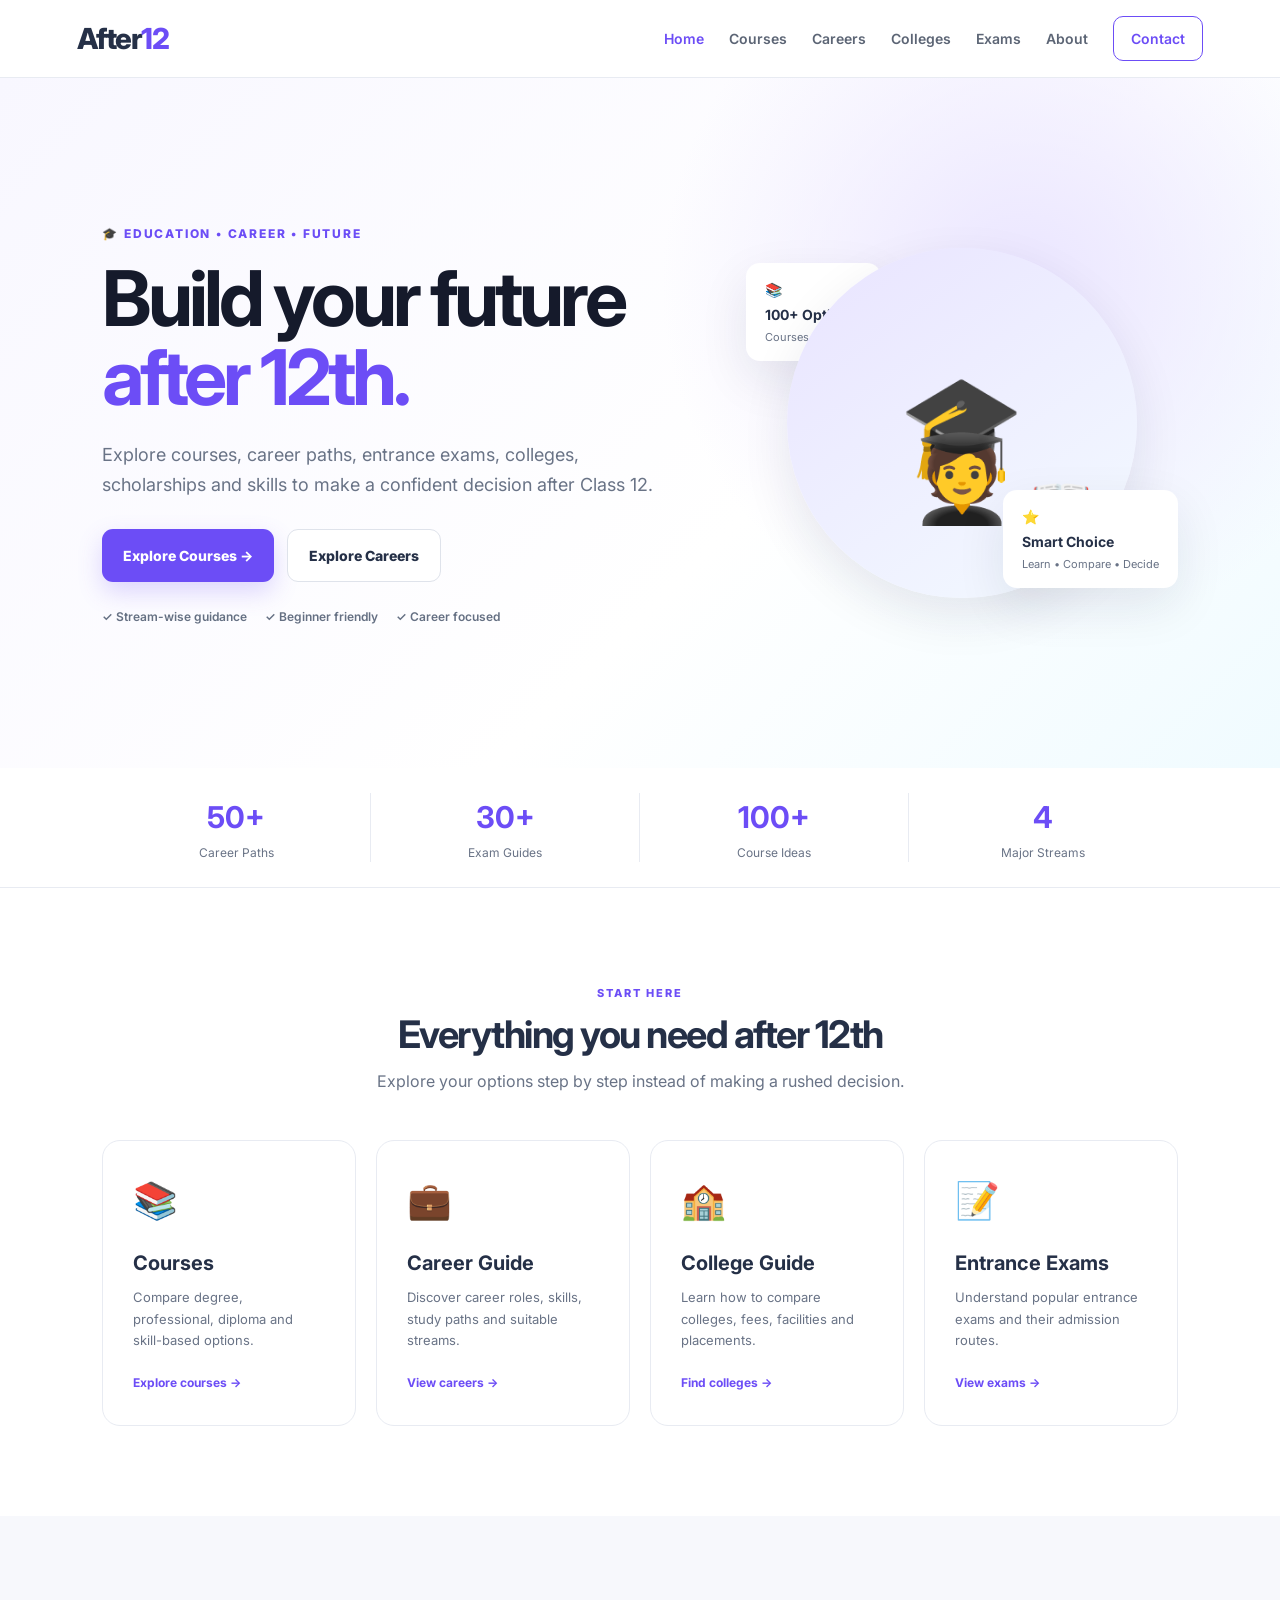
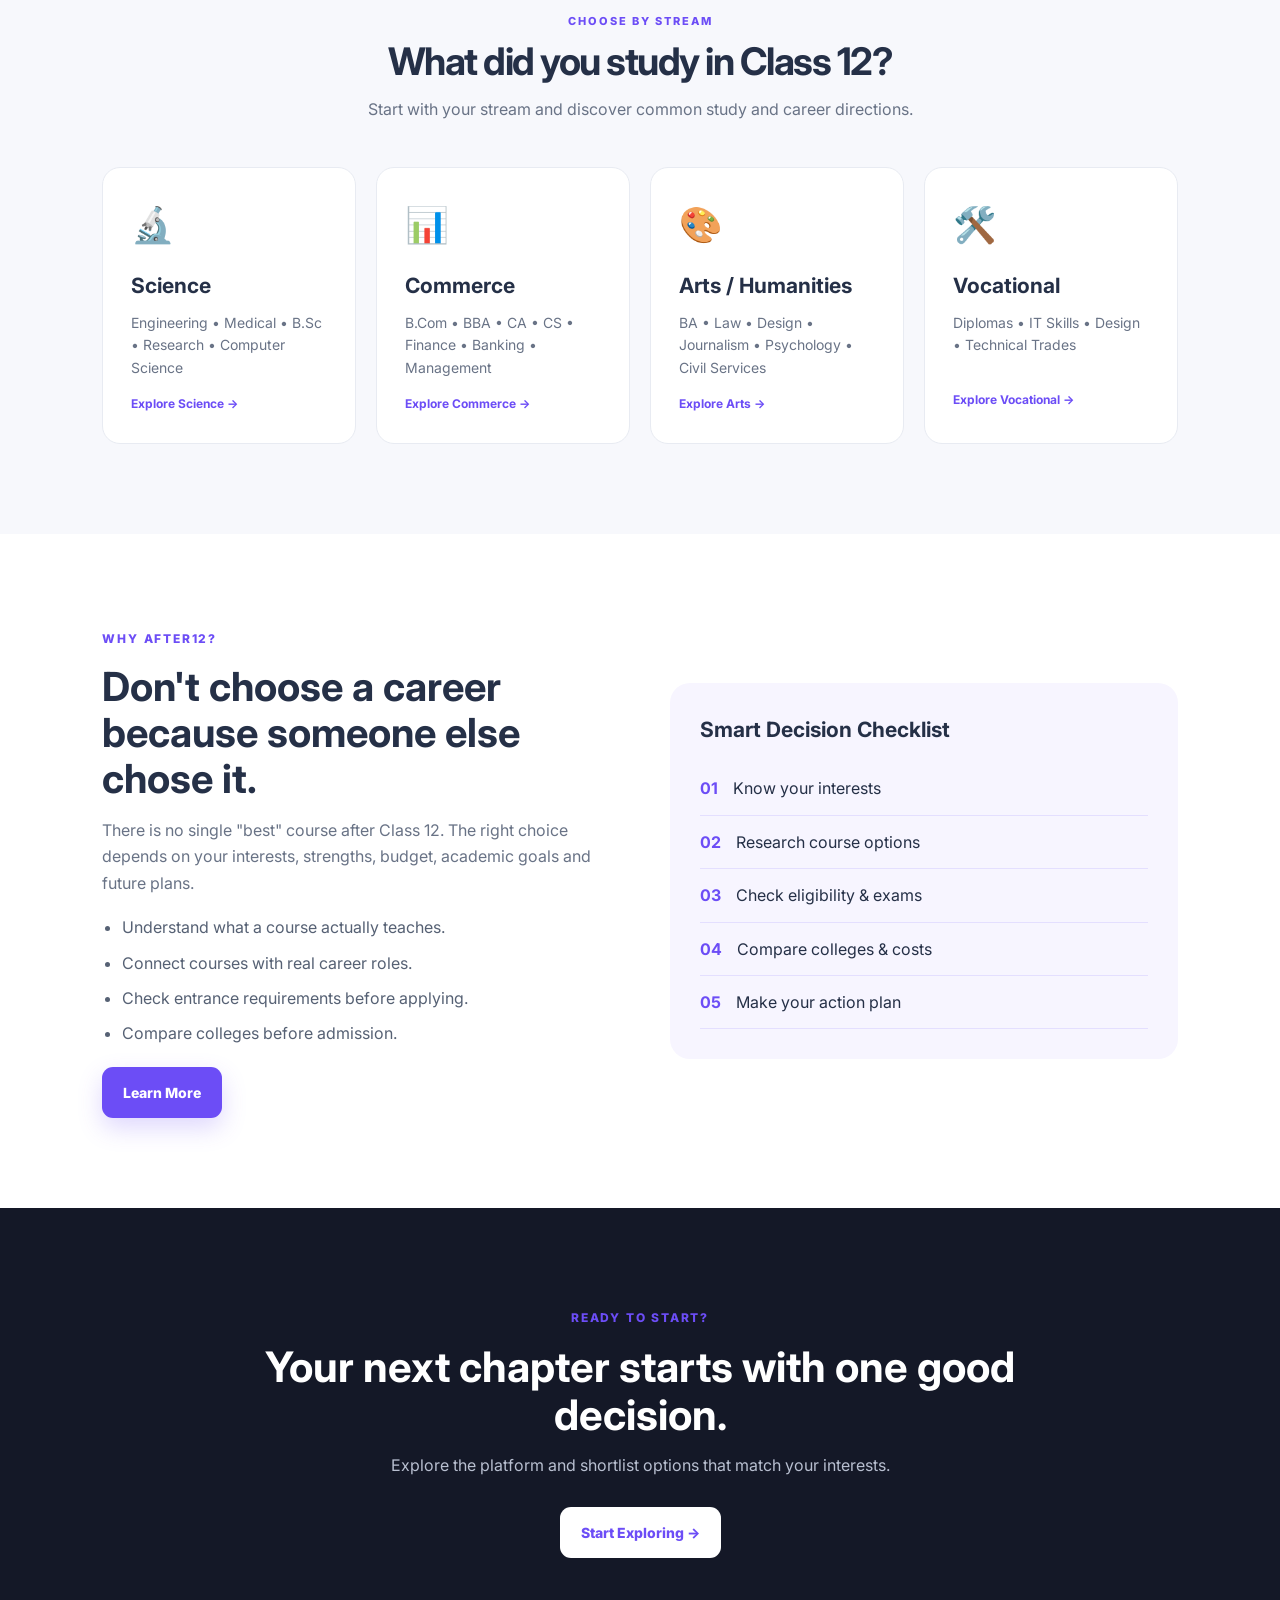
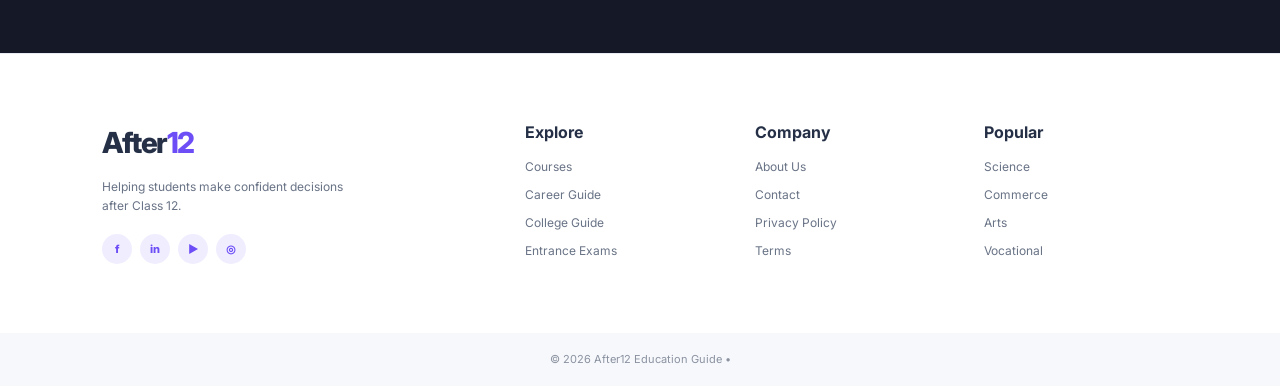
<file: index.html>
<!DOCTYPE html>
<html lang="en">
<head>
    <meta charset="UTF-8">
    <meta name="viewport" content="width=device-width, initial-scale=1.0">
    <title>After12 - Education Guide</title>
    <link rel="stylesheet" href="css/style.css">
</head>

<body>

<header class="navbar">
    <a href="index.html" class="logo">
        After<span>12</span>
    </a>

    <button class="menu-btn" id="menuBtn">☰</button>

    <nav id="navMenu">
        <a class="active" href="index.html">Home</a>
        <a href="courses.html">Courses</a>
        <a href="careers.html">Careers</a>
        <a href="colleges.html">Colleges</a>
        <a href="exams.html">Exams</a>
        <a href="about.html">About</a>
        <a href="contact.html" class="nav-contact">Contact</a>
    </nav>
</header>


<!-- HERO -->

<section class="hero">

    <div class="hero-content">

        <span class="eyebrow">
            🎓 EDUCATION • CAREER • FUTURE
        </span>

        <h1>
            Build your future
            <span>after 12th.</span>
        </h1>

        <p class="hero-lead">
            Explore courses, career paths, entrance exams, colleges,
            scholarships and skills to make a confident decision after
            Class 12.
        </p>

        <div class="hero-actions">

            <a href="courses.html" class="btn primary">
                Explore Courses →
            </a>

            <a href="careers.html" class="btn outline">
                Explore Careers
            </a>

        </div>

        <div class="trust-row">
            <span>✓ Stream-wise guidance</span>
            <span>✓ Beginner friendly</span>
            <span>✓ Career focused</span>
        </div>

    </div>


    <div class="hero-visual">

        <div class="floating-card card-one">
            📚
            <b>100+ Options</b>
            <small>Courses & Careers</small>
        </div>

        <div class="student-art">

            <div class="art-circle">🎓</div>

            <div class="art-person">🧑‍🎓</div>

            <div class="art-book">📖</div>

        </div>

        <div class="floating-card card-two">
            ⭐
            <b>Smart Choice</b>
            <small>Learn • Compare • Decide</small>
        </div>

    </div>

</section>


<!-- STATS -->

<section class="stats">

    <div>
        <strong>50+</strong>
        <span>Career Paths</span>
    </div>

    <div>
        <strong>30+</strong>
        <span>Exam Guides</span>
    </div>

    <div>
        <strong>100+</strong>
        <span>Course Ideas</span>
    </div>

    <div>
        <strong>4</strong>
        <span>Major Streams</span>
    </div>

</section>


<!-- FEATURES -->

<section class="section">

    <div class="section-heading">

        <span>START HERE</span>

        <h2>
            Everything you need after 12th
        </h2>

        <p>
            Explore your options step by step instead of making
            a rushed decision.
        </p>

    </div>


    <div class="feature-grid">

        <a href="courses.html" class="feature-card">

            <div class="big-icon">📚</div>

            <h3>Courses</h3>

            <p>
                Compare degree, professional, diploma and
                skill-based options.
            </p>

            <b>Explore courses →</b>

        </a>


        <a href="careers.html" class="feature-card">

            <div class="big-icon">💼</div>

            <h3>Career Guide</h3>

            <p>
                Discover career roles, skills, study paths
                and suitable streams.
            </p>

            <b>View careers →</b>

        </a>


        <a href="colleges.html" class="feature-card">

            <div class="big-icon">🏫</div>

            <h3>College Guide</h3>

            <p>
                Learn how to compare colleges, fees,
                facilities and placements.
            </p>

            <b>Find colleges →</b>

        </a>


        <a href="exams.html" class="feature-card">

            <div class="big-icon">📝</div>

            <h3>Entrance Exams</h3>

            <p>
                Understand popular entrance exams and
                their admission routes.
            </p>

            <b>View exams →</b>

        </a>

    </div>

</section>


<!-- STREAMS -->

<section class="section soft">

    <div class="section-heading">

        <span>CHOOSE BY STREAM</span>

        <h2>
            What did you study in Class 12?
        </h2>

        <p>
            Start with your stream and discover common
            study and career directions.
        </p>

    </div>


    <div class="stream-grid">

        <a href="courses.html?stream=science" class="stream-card">

            <span>🔬</span>

            <h3>Science</h3>

            <p>
                Engineering • Medical • B.Sc • Research
                • Computer Science
            </p>

            <b>Explore Science →</b>

        </a>


        <a href="courses.html?stream=commerce" class="stream-card">

            <span>📊</span>

            <h3>Commerce</h3>

            <p>
                B.Com • BBA • CA • CS • Finance
                • Banking • Management
            </p>

            <b>Explore Commerce →</b>

        </a>


        <a href="courses.html?stream=arts" class="stream-card">

            <span>🎨</span>

            <h3>Arts / Humanities</h3>

            <p>
                BA • Law • Design • Journalism
                • Psychology • Civil Services
            </p>

            <b>Explore Arts →</b>

        </a>


        <a href="courses.html?stream=vocational" class="stream-card">

            <span>🛠️</span>

            <h3>Vocational</h3>

            <p>
                Diplomas • IT Skills • Design
                • Technical Trades
            </p>

            <b>Explore Vocational →</b>

        </a>

    </div>

</section>


<!-- WHY -->

<section class="section">

    <div class="split">

        <div>

            <span class="eyebrow">
                WHY AFTER12?
            </span>

            <h2>
                Don't choose a career because someone else chose it.
            </h2>

            <p>
                There is no single "best" course after Class 12.
                The right choice depends on your interests,
                strengths, budget, academic goals and future plans.
            </p>

            <ul class="check-list">

                <li>Understand what a course actually teaches.</li>

                <li>Connect courses with real career roles.</li>

                <li>Check entrance requirements before applying.</li>

                <li>Compare colleges before admission.</li>

            </ul>

            <a href="about.html" class="btn primary">
                Learn More
            </a>

        </div>


        <div class="info-panel">

            <h3>
                Smart Decision Checklist
            </h3>

            <div>
                <b>01</b>
                <span>Know your interests</span>
            </div>

            <div>
                <b>02</b>
                <span>Research course options</span>
            </div>

            <div>
                <b>03</b>
                <span>Check eligibility & exams</span>
            </div>

            <div>
                <b>04</b>
                <span>Compare colleges & costs</span>
            </div>

            <div>
                <b>05</b>
                <span>Make your action plan</span>
            </div>

        </div>

    </div>

</section>


<!-- CTA -->

<section class="cta">

    <span class="eyebrow">
        READY TO START?
    </span>

    <h2>
        Your next chapter starts with one good decision.
    </h2>

    <p>
        Explore the platform and shortlist options
        that match your interests.
    </p>

    <a href="courses.html" class="btn white">
        Start Exploring →
    </a>

</section>


<!-- FOOTER -->

<footer>

    <div>

        <a href="index.html" class="logo">
            After<span>12</span>
        </a>

        <p>
            Helping students make confident decisions
            after Class 12.
        </p>

        <div class="socials">
            <span>f</span>
            <span>in</span>
            <span>▶</span>
            <span>◎</span>
        </div>

    </div>


    <div>

        <h4>Explore</h4>

        <a href="courses.html">Courses</a>
        <a href="careers.html">Career Guide</a>
        <a href="colleges.html">College Guide</a>
        <a href="exams.html">Entrance Exams</a>

    </div>


    <div>

        <h4>Company</h4>

        <a href="about.html">About Us</a>
        <a href="contact.html">Contact</a>
        <a href="#">Privacy Policy</a>
        <a href="#">Terms</a>

    </div>


    <div>

        <h4>Popular</h4>

        <a href="courses.html?stream=science">Science</a>
        <a href="courses.html?stream=commerce">Commerce</a>
        <a href="courses.html?stream=arts">Arts</a>
        <a href="courses.html?stream=vocational">Vocational</a>

    </div>

</footer>


<div class="copyright">
    © 2026 After12 Education Guide •
</div>


<script src="js/script.js"></script>

</body>
</html>
</file>
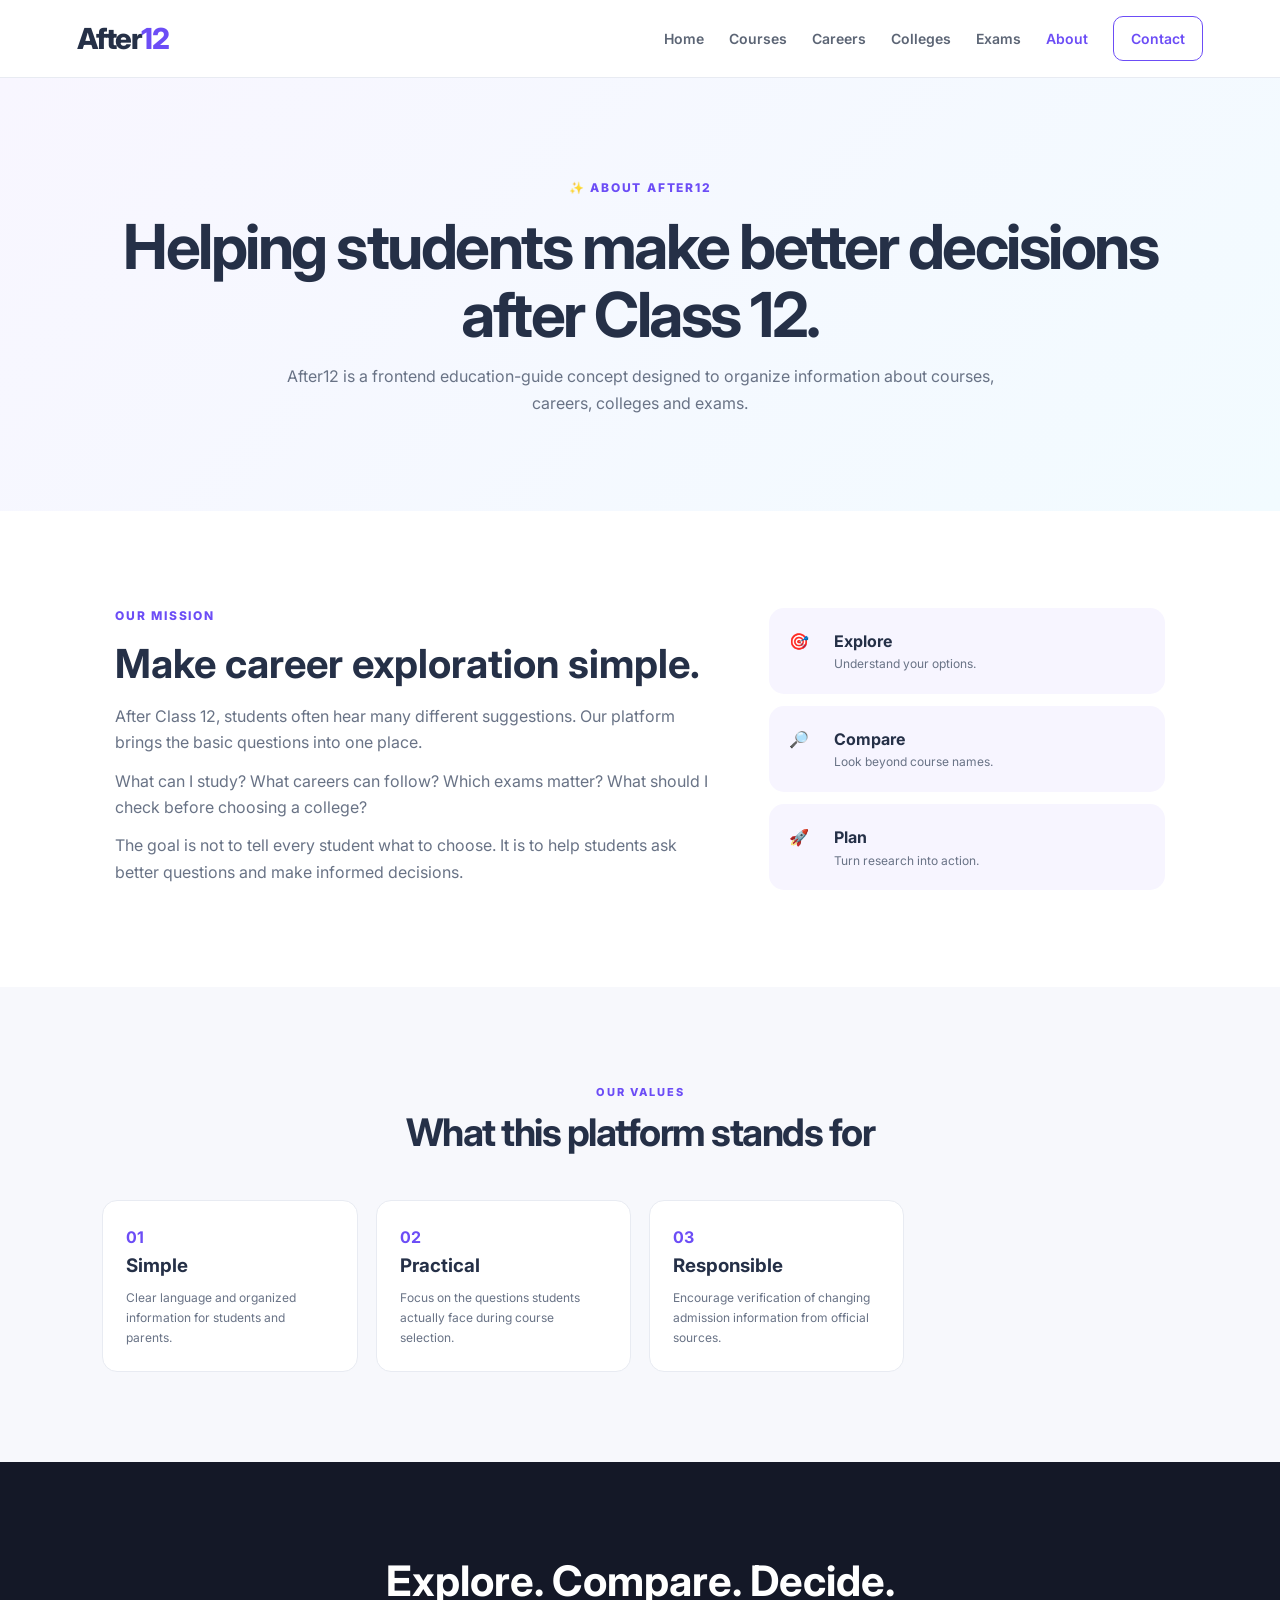
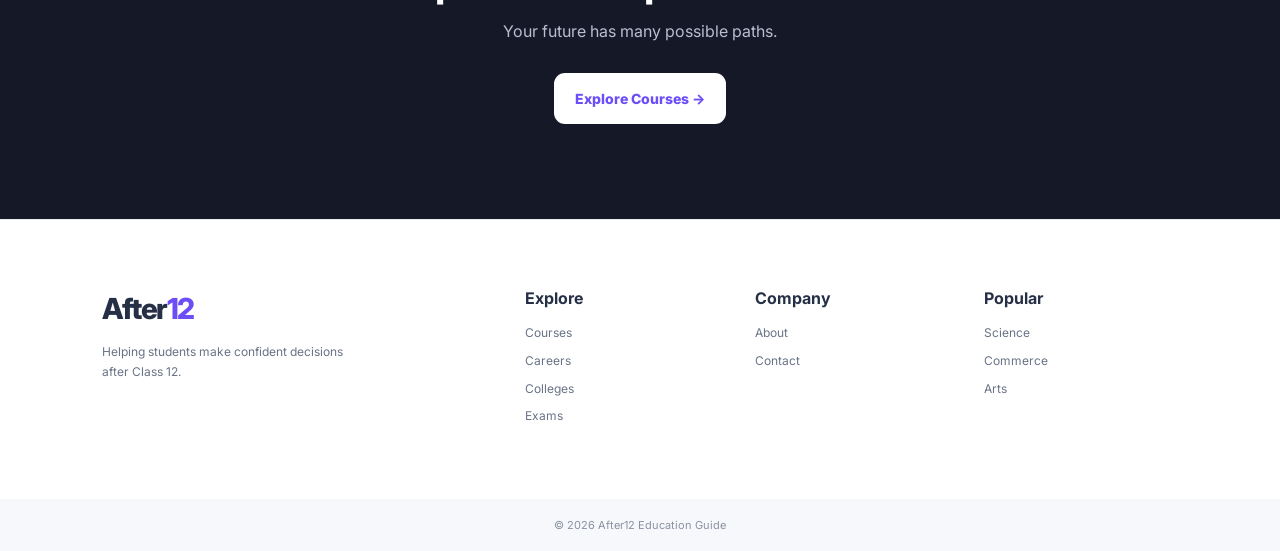
<file: about.html>
<!DOCTYPE html>
<html lang="en">

<head>

<meta charset="UTF-8">

<meta name="viewport"
content="width=device-width, initial-scale=1.0">

<title>About After12</title>

<link rel="stylesheet"
href="css/style.css">

</head>

<body>

<header class="navbar">

<a href="index.html" class="logo">
After<span>12</span>
</a>

<button class="menu-btn" id="menuBtn">
☰
</button>

<nav id="navMenu">

<a href="index.html">Home</a>

<a href="courses.html">
Courses
</a>

<a href="careers.html">
Careers
</a>

<a href="colleges.html">
Colleges
</a>

<a href="exams.html">
Exams
</a>

<a class="active"
href="about.html">
About
</a>

<a href="contact.html"
class="nav-contact">
Contact
</a>

</nav>

</header>


<section class="page-hero">

<span class="eyebrow">
✨ ABOUT AFTER12
</span>

<h1>
Helping students make better decisions after Class 12.
</h1>

<p>
After12 is a frontend education-guide concept designed
to organize information about courses, careers,
colleges and exams.
</p>

</section>


<section class="section">

<div class="about-layout">

<div>

<span class="eyebrow">
OUR MISSION
</span>

<h2>
Make career exploration simple.
</h2>

<p>
After Class 12, students often hear many different
suggestions. Our platform brings the basic questions
into one place.
</p>

<p>
What can I study?
What careers can follow?
Which exams matter?
What should I check before choosing a college?
</p>

<p>
The goal is not to tell every student what to choose.
It is to help students ask better questions and make
informed decisions.
</p>

</div>


<div class="mission-card">

<div>

🎯

<b>
Explore
</b>

<span>
Understand your options.
</span>

</div>


<div>

🔎

<b>
Compare
</b>

<span>
Look beyond course names.
</span>

</div>


<div>

🚀

<b>
Plan
</b>

<span>
Turn research into action.
</span>

</div>

</div>

</div>

</section>


<section class="section soft">

<div class="section-heading">

<span>
OUR VALUES
</span>

<h2>
What this platform stands for
</h2>

</div>


<div class="values-grid">


<div>

<b>01</b>

<h3>
Simple
</h3>

<p>
Clear language and organized information
for students and parents.
</p>

</div>


<div>

<b>02</b>

<h3>
Practical
</h3>

<p>
Focus on the questions students actually
face during course selection.
</p>

</div>


<div>

<b>03</b>

<h3>
Responsible
</h3>

<p>
Encourage verification of changing admission
information from official sources.
</p>

</div>


</div>

</section>


<section class="cta">

<h2>
Explore. Compare. Decide.
</h2>

<p>
Your future has many possible paths.
</p>

<a href="courses.html"
class="btn white">
Explore Courses →
</a>

</section>


<footer>

<div>

<a href="index.html"
class="logo">
After<span>12</span>
</a>

<p>
Helping students make confident decisions
after Class 12.
</p>

</div>


<div>

<h4>Explore</h4>

<a href="courses.html">Courses</a>

<a href="careers.html">Careers</a>

<a href="colleges.html">Colleges</a>

<a href="exams.html">Exams</a>

</div>


<div>

<h4>Company</h4>

<a href="about.html">About</a>

<a href="contact.html">Contact</a>

</div>


<div>

<h4>Popular</h4>

<a href="courses.html?stream=science">
Science
</a>

<a href="courses.html?stream=commerce">
Commerce
</a>

<a href="courses.html?stream=arts">
Arts
</a>

</div>

</footer>


<div class="copyright">
© 2026 After12 Education Guide
</div>


<script src="js/script.js"></script>

</body>
</html>
</file>
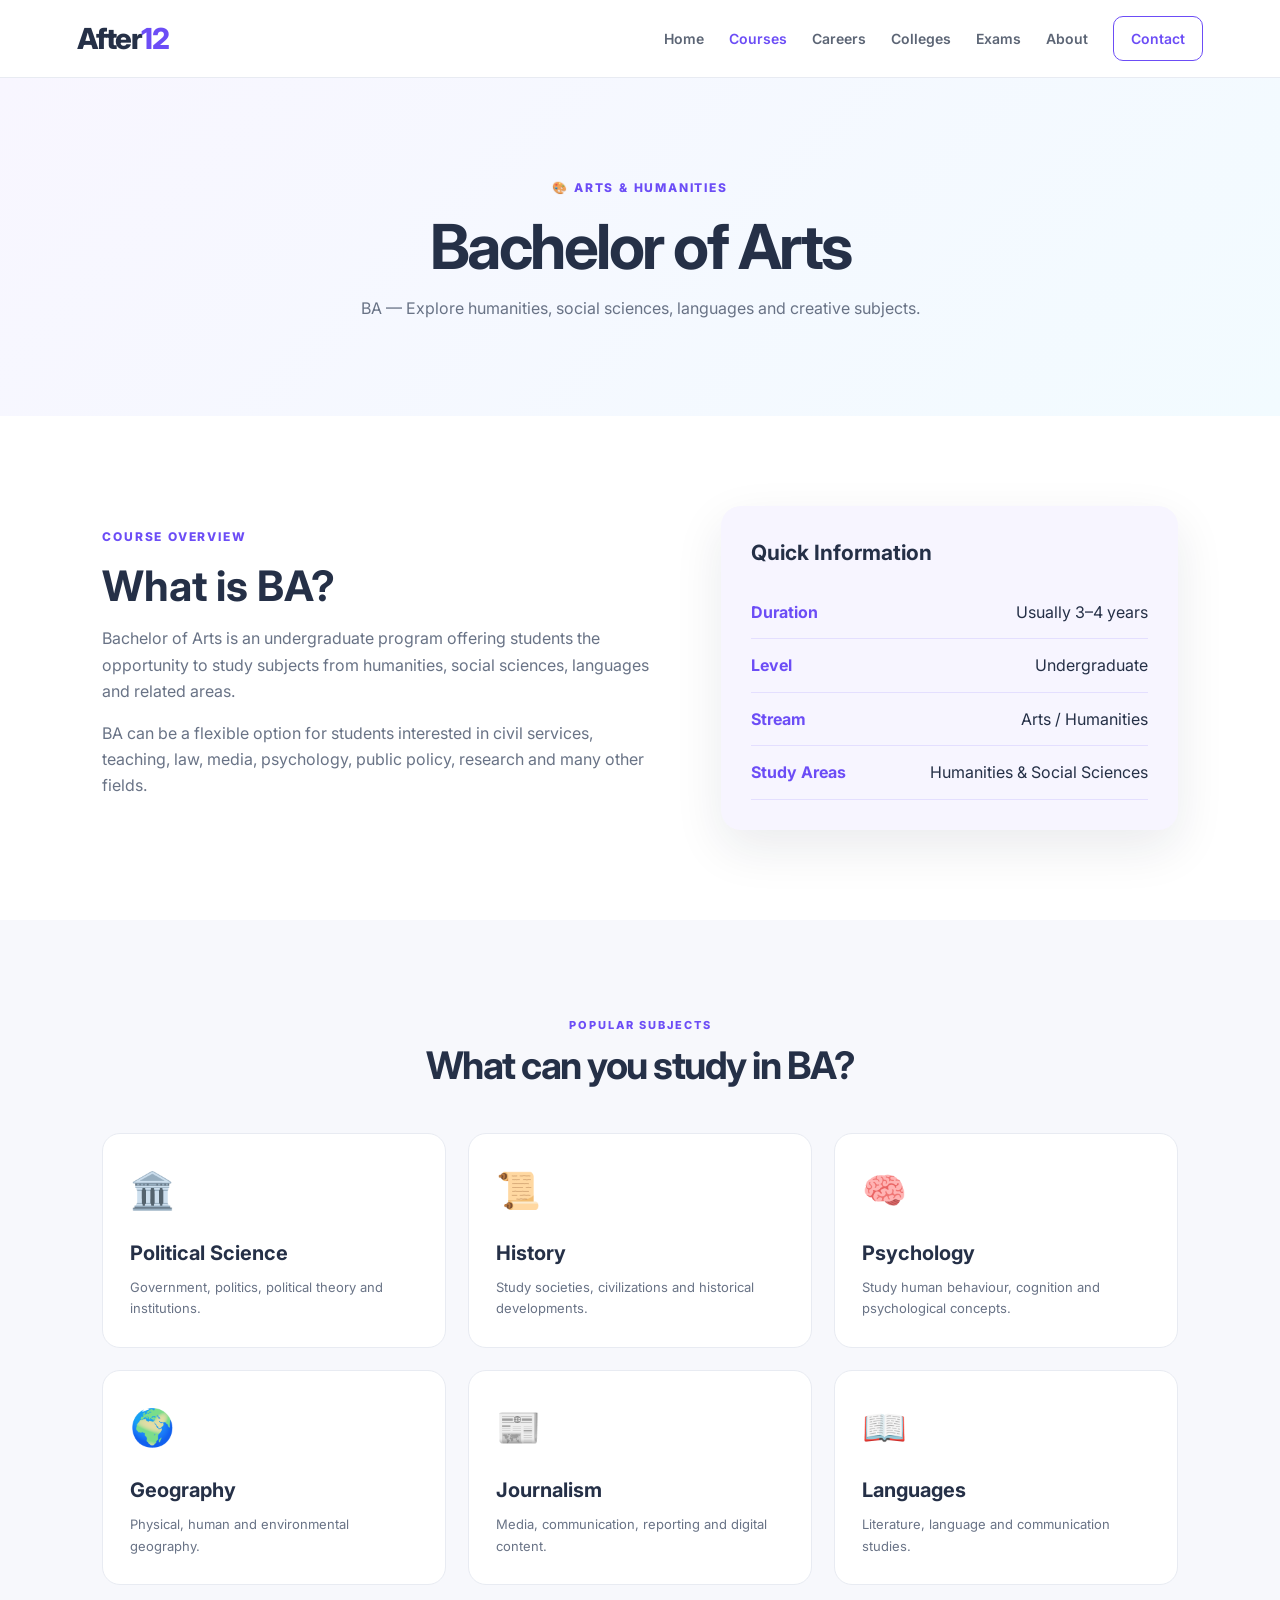
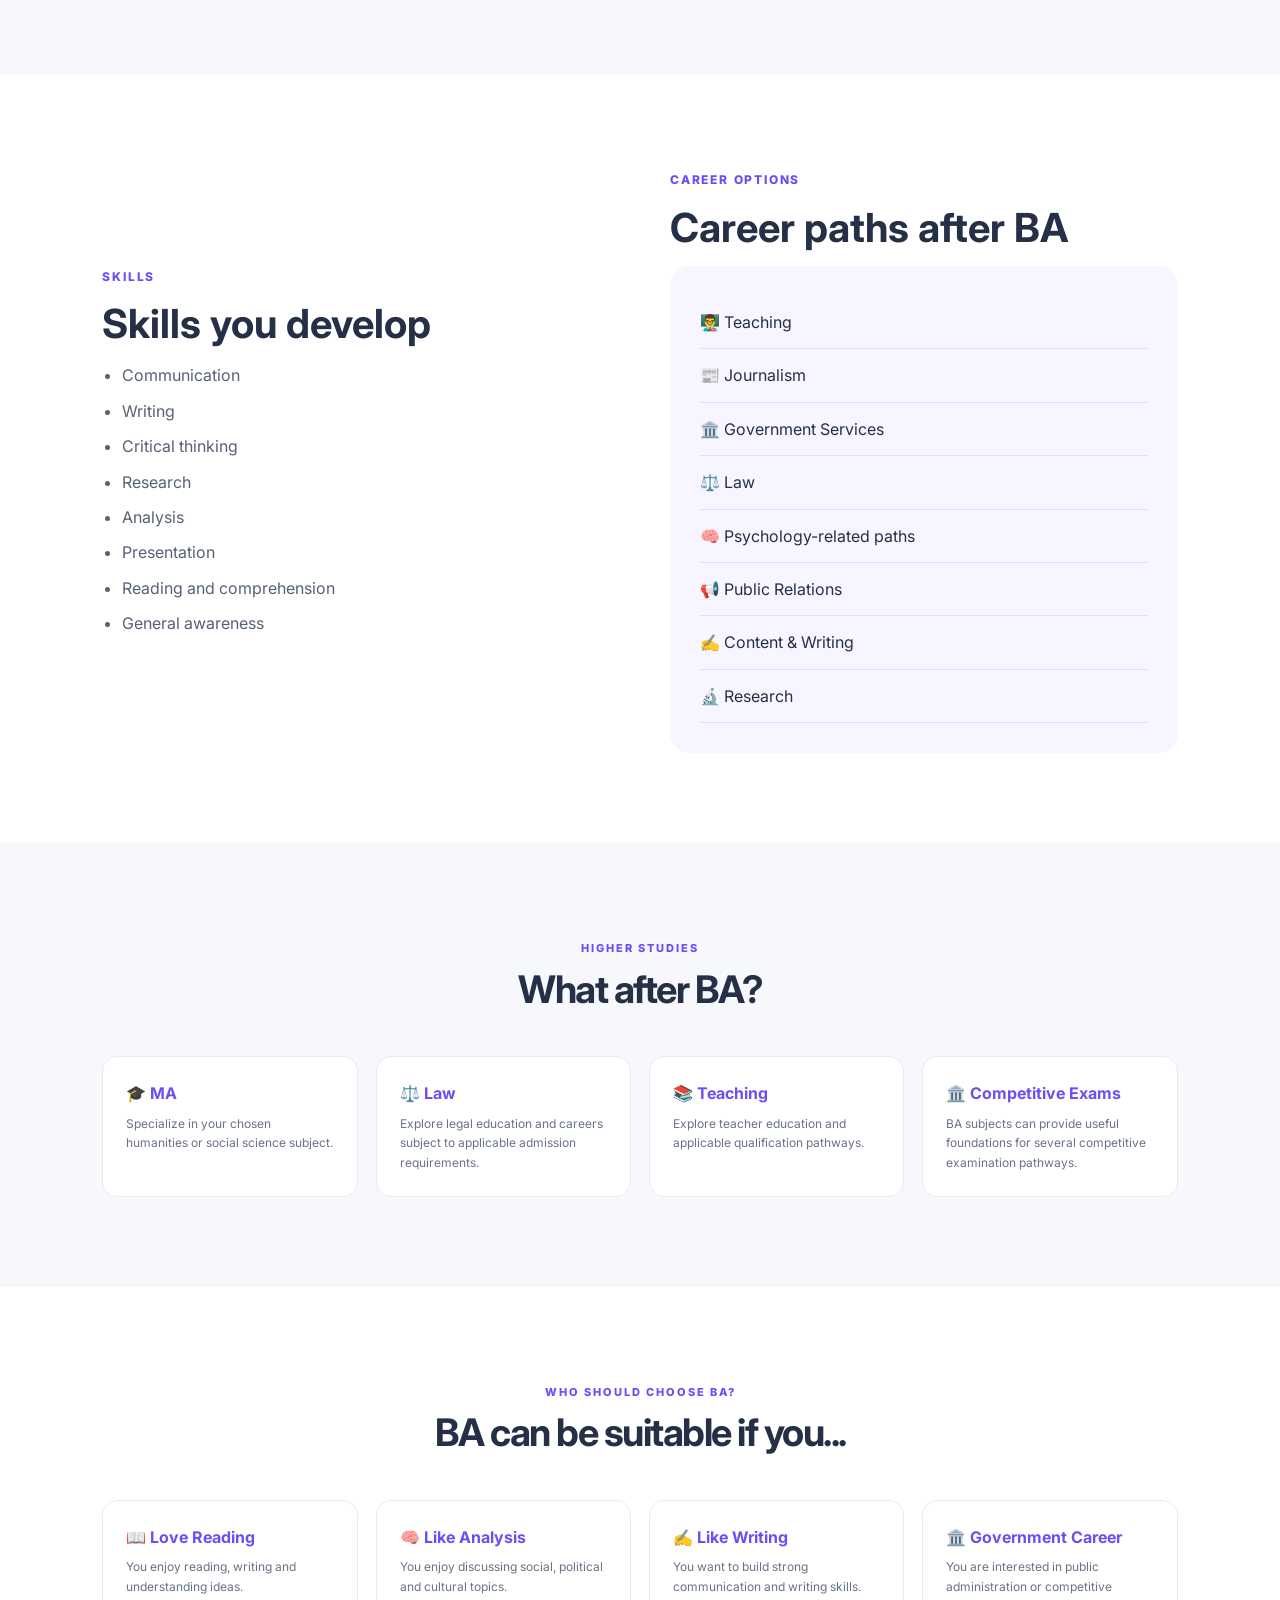
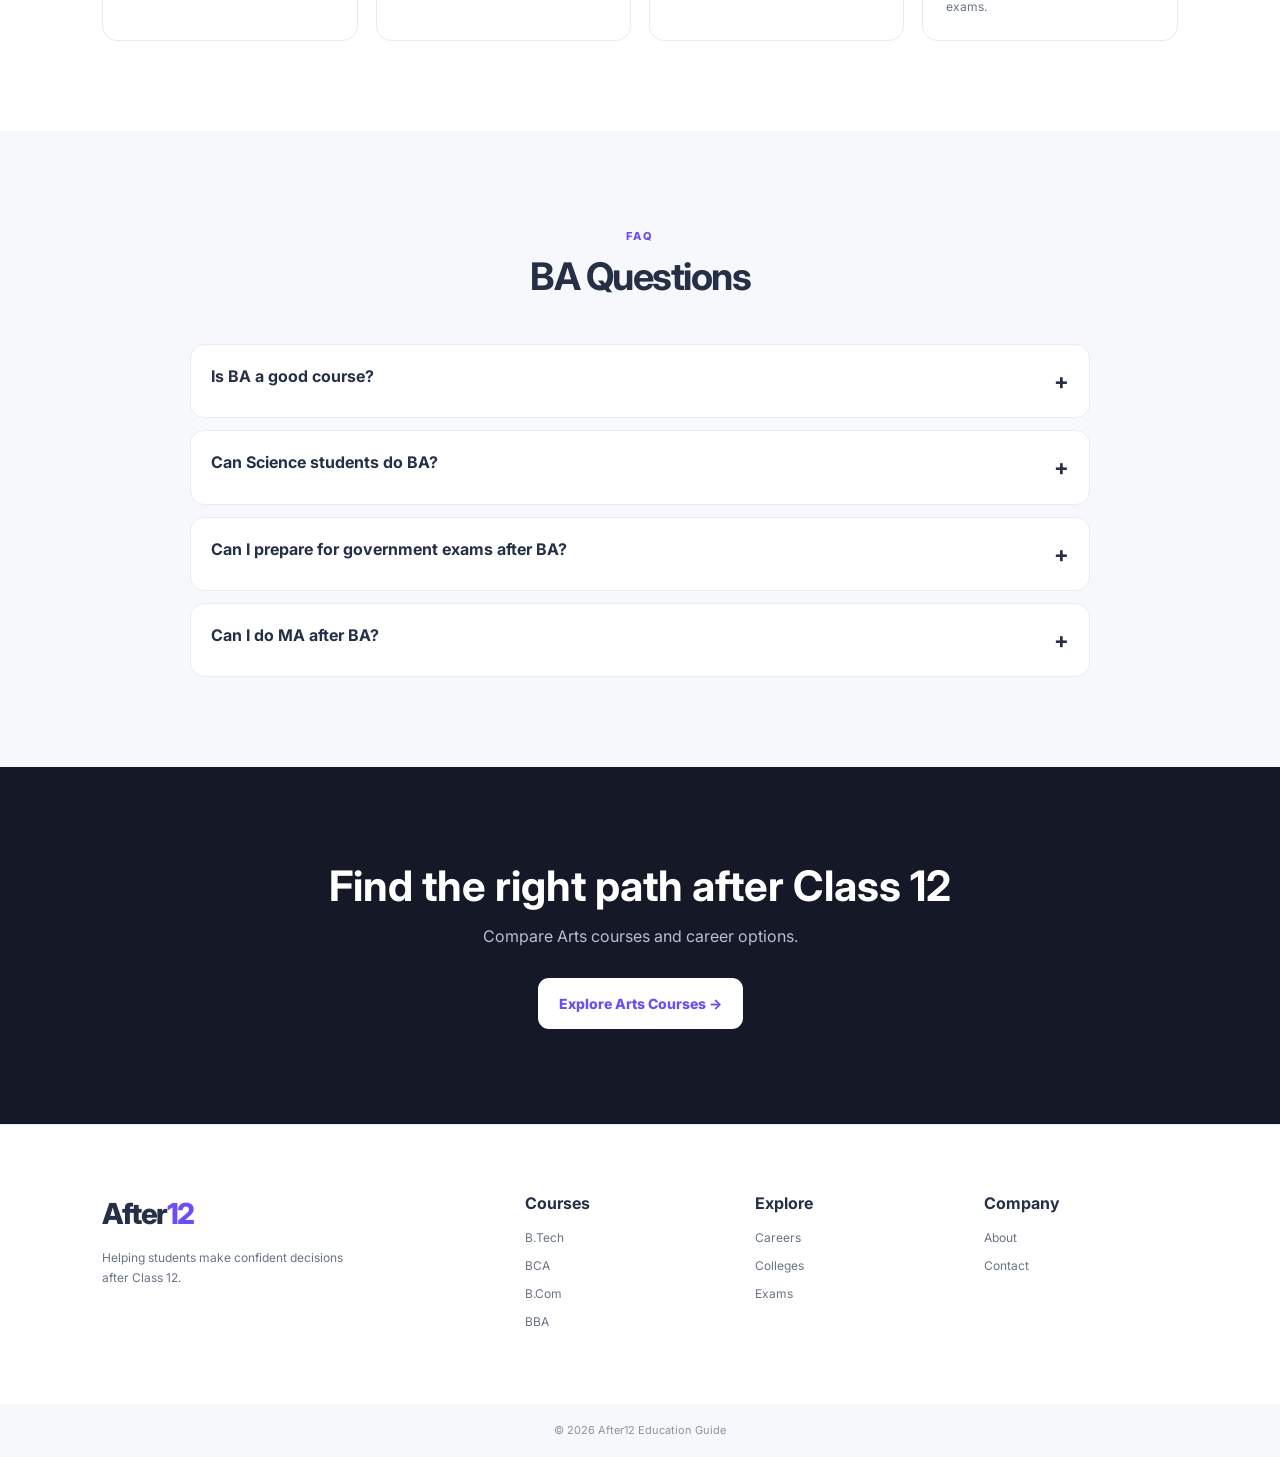
<file: ba.html>
<!DOCTYPE html>
<html lang="en">
<head>
    <meta charset="UTF-8">
    <meta name="viewport" content="width=device-width, initial-scale=1.0">
    <title>BA After 12th | After12</title>
    <link rel="stylesheet" href="css/style.css">
</head>

<body>

<header class="navbar">
    <a href="index.html" class="logo">After<span>12</span></a>
    <button class="menu-btn" id="menuBtn">☰</button>

    <nav id="navMenu">
        <a href="index.html">Home</a>
        <a class="active" href="courses.html">Courses</a>
        <a href="careers.html">Careers</a>
        <a href="colleges.html">Colleges</a>
        <a href="exams.html">Exams</a>
        <a href="about.html">About</a>
        <a href="contact.html" class="nav-contact">Contact</a>
    </nav>
</header>


<section class="page-hero">
    <span class="eyebrow">🎨 ARTS & HUMANITIES</span>
    <h1>Bachelor of Arts</h1>
    <p>BA — Explore humanities, social sciences, languages and creative subjects.</p>
</section>


<section class="section">

    <div class="course-detail">

        <div>
            <span class="eyebrow">COURSE OVERVIEW</span>

            <h2>What is BA?</h2>

            <p>
                Bachelor of Arts is an undergraduate program offering
                students the opportunity to study subjects from
                humanities, social sciences, languages and related areas.
            </p>

            <p>
                BA can be a flexible option for students interested in
                civil services, teaching, law, media, psychology,
                public policy, research and many other fields.
            </p>
        </div>

        <div class="info-panel">

            <h3>Quick Information</h3>

            <div>
                <b>Duration</b>
                <span>Usually 3–4 years</span>
            </div>

            <div>
                <b>Level</b>
                <span>Undergraduate</span>
            </div>

            <div>
                <b>Stream</b>
                <span>Arts / Humanities</span>
            </div>

            <div>
                <b>Study Areas</b>
                <span>Humanities & Social Sciences</span>
            </div>

        </div>

    </div>

</section>


<section class="section soft">

    <div class="section-heading">
        <span>POPULAR SUBJECTS</span>
        <h2>What can you study in BA?</h2>
    </div>

    <div class="card-grid">

        <article class="course-card">
            <div class="big-icon">🏛️</div>
            <h3>Political Science</h3>
            <p>Government, politics, political theory and institutions.</p>
        </article>

        <article class="course-card">
            <div class="big-icon">📜</div>
            <h3>History</h3>
            <p>Study societies, civilizations and historical developments.</p>
        </article>

        <article class="course-card">
            <div class="big-icon">🧠</div>
            <h3>Psychology</h3>
            <p>Study human behaviour, cognition and psychological concepts.</p>
        </article>

        <article class="course-card">
            <div class="big-icon">🌍</div>
            <h3>Geography</h3>
            <p>Physical, human and environmental geography.</p>
        </article>

        <article class="course-card">
            <div class="big-icon">📰</div>
            <h3>Journalism</h3>
            <p>Media, communication, reporting and digital content.</p>
        </article>

        <article class="course-card">
            <div class="big-icon">📖</div>
            <h3>Languages</h3>
            <p>Literature, language and communication studies.</p>
        </article>

    </div>

</section>


<section class="section">

    <div class="split">

        <div>
            <span class="eyebrow">SKILLS</span>
            <h2>Skills you develop</h2>

            <ul class="check-list">
                <li>Communication</li>
                <li>Writing</li>
                <li>Critical thinking</li>
                <li>Research</li>
                <li>Analysis</li>
                <li>Presentation</li>
                <li>Reading and comprehension</li>
                <li>General awareness</li>
            </ul>
        </div>

        <div>
            <span class="eyebrow">CAREER OPTIONS</span>
            <h2>Career paths after BA</h2>

            <div class="info-panel">
                <div>👨‍🏫 Teaching</div>
                <div>📰 Journalism</div>
                <div>🏛️ Government Services</div>
                <div>⚖️ Law</div>
                <div>🧠 Psychology-related paths</div>
                <div>📢 Public Relations</div>
                <div>✍️ Content & Writing</div>
                <div>🔬 Research</div>
            </div>
        </div>

    </div>

</section>


<section class="section soft">

    <div class="section-heading">
        <span>HIGHER STUDIES</span>
        <h2>What after BA?</h2>
    </div>

    <div class="tips-grid">

        <div>
            <b>🎓 MA</b>
            <p>
                Specialize in your chosen humanities or social science subject.
            </p>
        </div>

        <div>
            <b>⚖️ Law</b>
            <p>
                Explore legal education and careers subject to applicable
                admission requirements.
            </p>
        </div>

        <div>
            <b>📚 Teaching</b>
            <p>
                Explore teacher education and applicable qualification pathways.
            </p>
        </div>

        <div>
            <b>🏛️ Competitive Exams</b>
            <p>
                BA subjects can provide useful foundations for several
                competitive examination pathways.
            </p>
        </div>

    </div>

</section>


<section class="section">

    <div class="section-heading">
        <span>WHO SHOULD CHOOSE BA?</span>
        <h2>BA can be suitable if you...</h2>
    </div>

    <div class="tips-grid">

        <div>
            <b>📖 Love Reading</b>
            <p>
                You enjoy reading, writing and understanding ideas.
            </p>
        </div>

        <div>
            <b>🧠 Like Analysis</b>
            <p>
                You enjoy discussing social, political and cultural topics.
            </p>
        </div>

        <div>
            <b>✍️ Like Writing</b>
            <p>
                You want to build strong communication and writing skills.
            </p>
        </div>

        <div>
            <b>🏛️ Government Career</b>
            <p>
                You are interested in public administration or competitive exams.
            </p>
        </div>

    </div>

</section>


<section class="section soft">

    <div class="section-heading">
        <span>FAQ</span>
        <h2>BA Questions</h2>
    </div>

    <div class="faq-list">

        <details>
            <summary>Is BA a good course?</summary>
            <p>
                BA can be a strong choice when its subjects match your
                interests and career plans. The value also depends on
                the skills, internships and further education you pursue.
            </p>
        </details>

        <details>
            <summary>Can Science students do BA?</summary>
            <p>
                Many institutions offer BA programs to students from
                different Class 12 streams, but eligibility varies by
                university and subject.
            </p>
        </details>

        <details>
            <summary>Can I prepare for government exams after BA?</summary>
            <p>
                Yes. A bachelor's degree is an eligibility component
                for many graduate-level examinations, while each exam
                has its own specific requirements.
            </p>
        </details>

        <details>
            <summary>Can I do MA after BA?</summary>
            <p>
                Yes. MA is a common postgraduate pathway, subject to
                the eligibility requirements of the university and
                chosen specialization.
            </p>
        </details>

    </div>

</section>


<section class="cta">
    <h2>Find the right path after Class 12</h2>
    <p>Compare Arts courses and career options.</p>
    <a href="courses.html?stream=arts" class="btn white">
        Explore Arts Courses →
    </a>
</section>


<footer>

    <div>
        <a href="index.html" class="logo">After<span>12</span></a>
        <p>Helping students make confident decisions after Class 12.</p>
    </div>

    <div>
        <h4>Courses</h4>
        <a href="btech.html">B.Tech</a>
        <a href="bca.html">BCA</a>
        <a href="bcom.html">B.Com</a>
        <a href="bba.html">BBA</a>
    </div>

    <div>
        <h4>Explore</h4>
        <a href="careers.html">Careers</a>
        <a href="colleges.html">Colleges</a>
        <a href="exams.html">Exams</a>
    </div>

    <div>
        <h4>Company</h4>
        <a href="about.html">About</a>
        <a href="contact.html">Contact</a>
    </div>

</footer>

<div class="copyright">© 2026 After12 Education Guide</div>

<script src="js/script.js"></script>

</body>
</html>
</file>
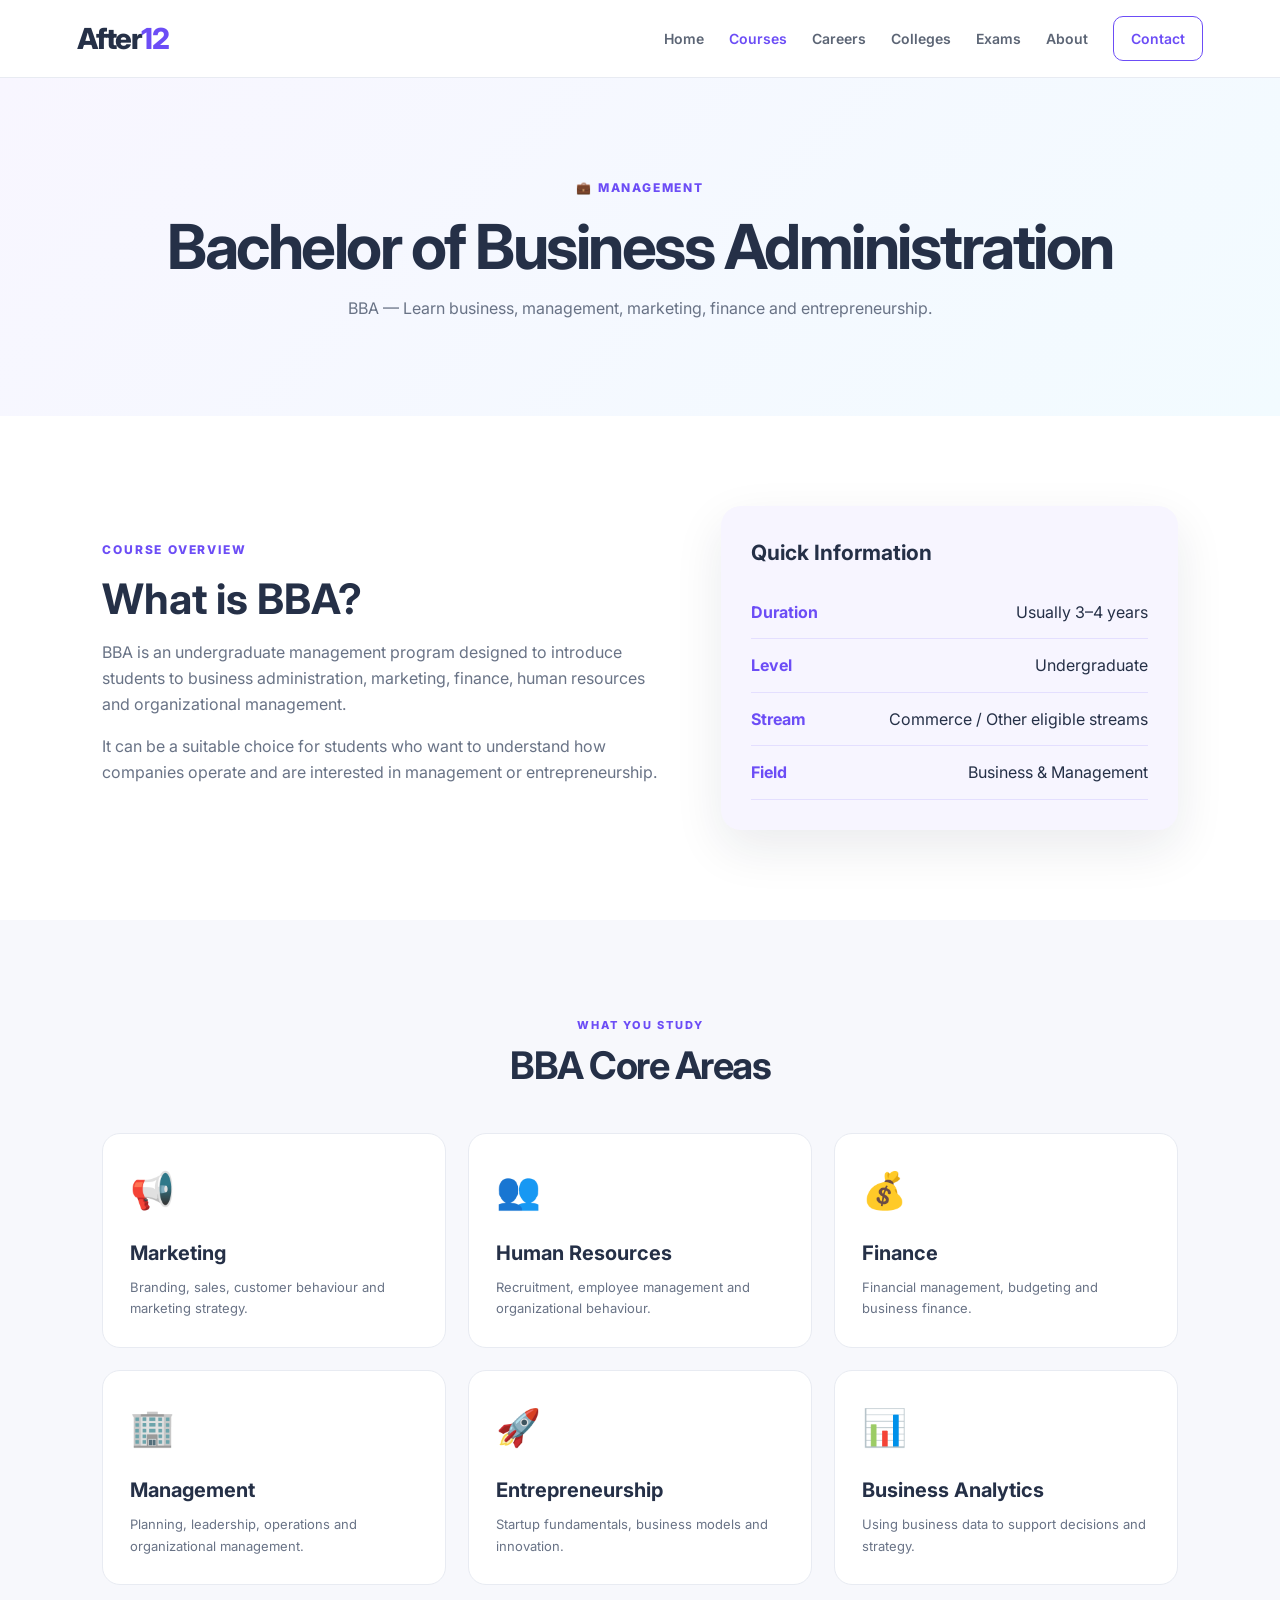
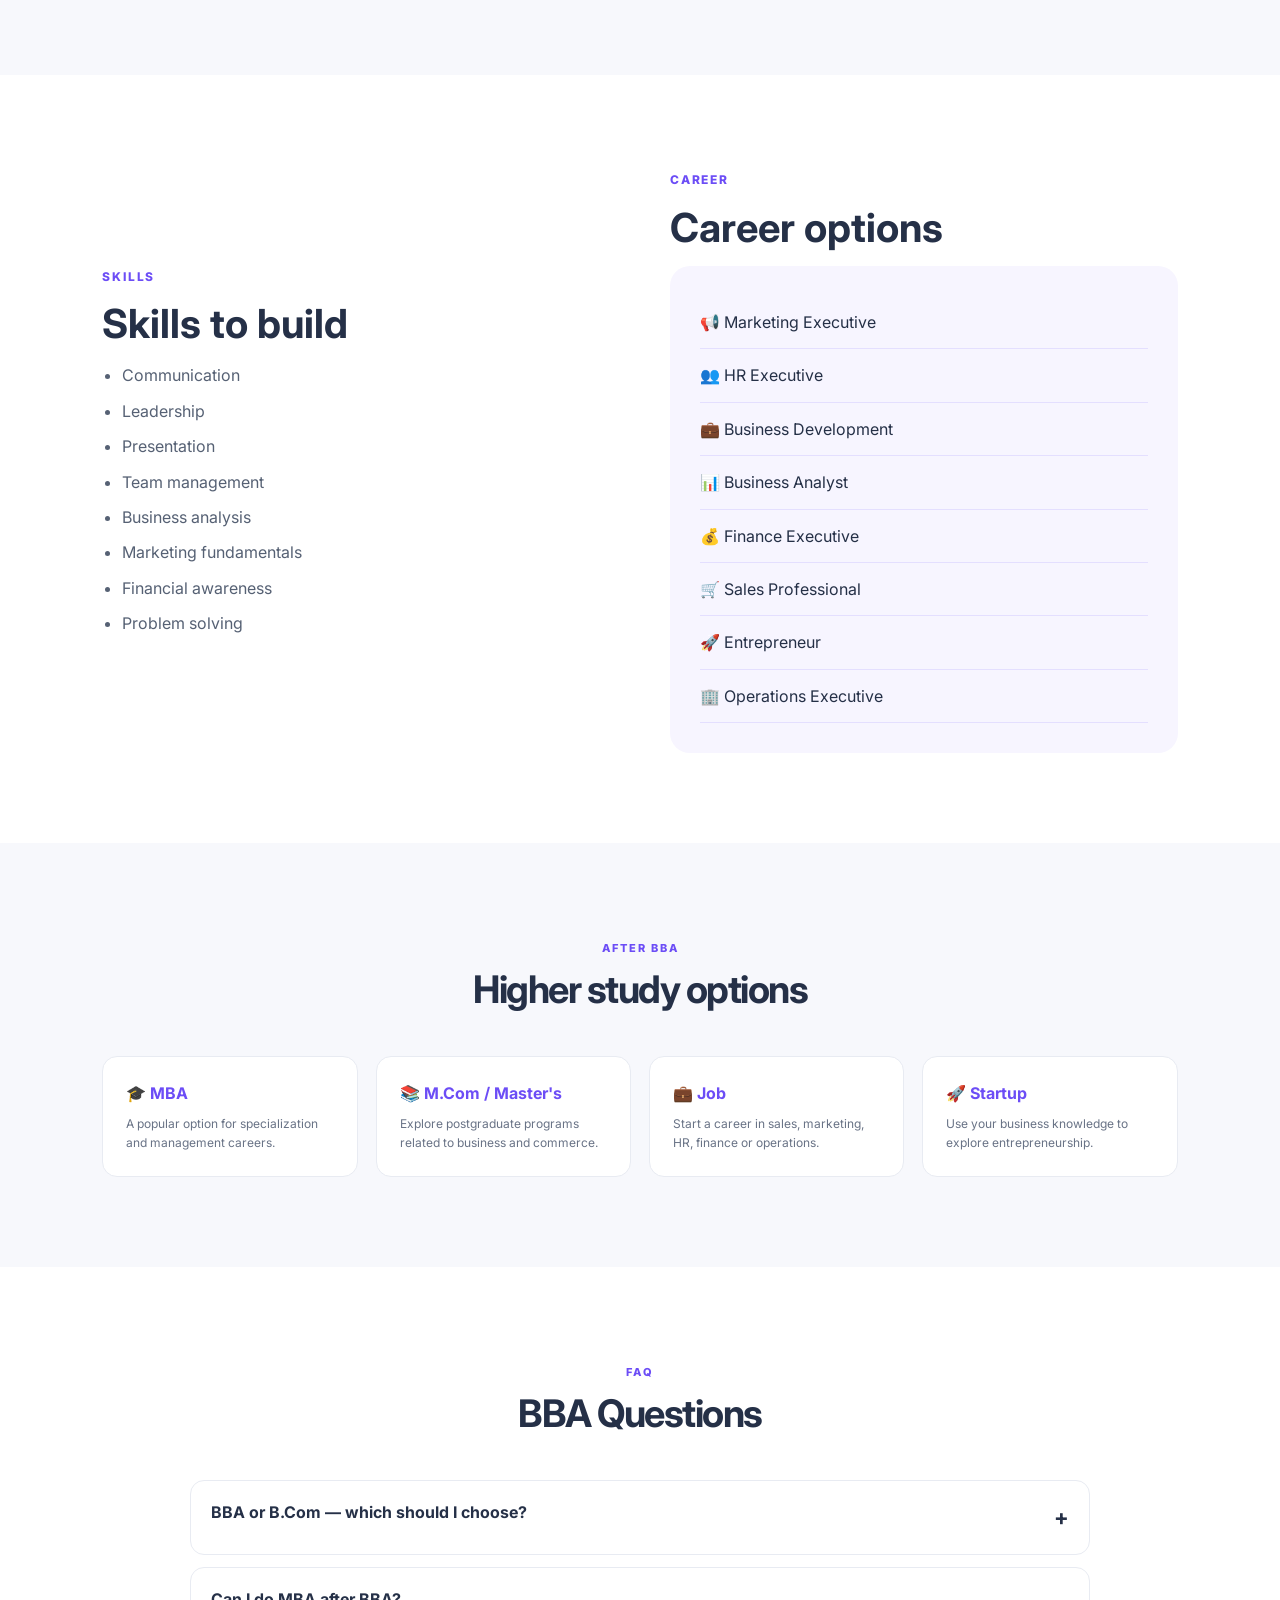
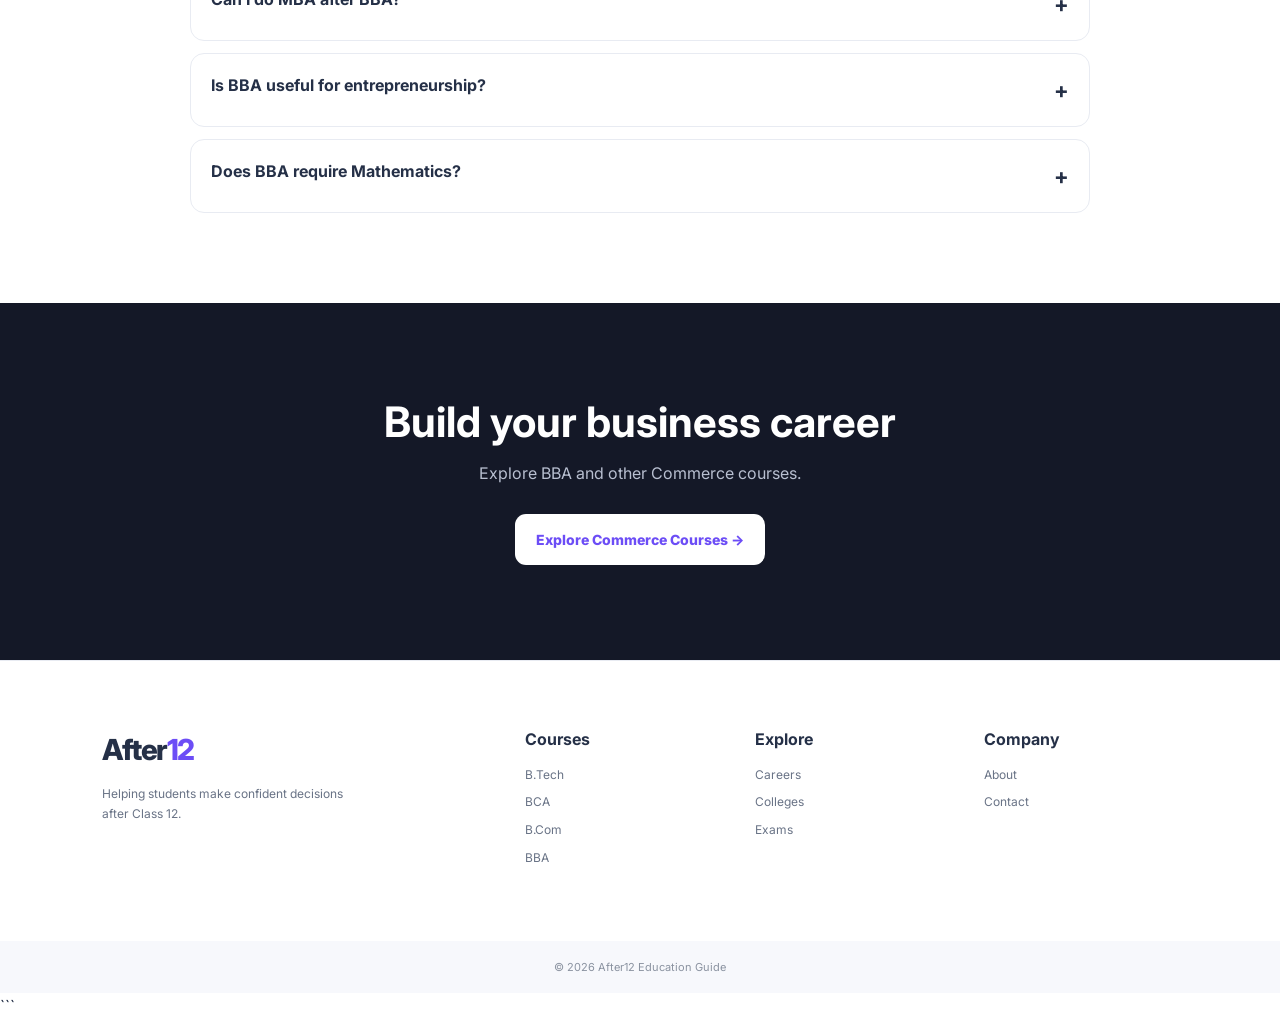
<file: bba.html>
<!DOCTYPE html>
<html lang="en">
<head>
    <meta charset="UTF-8">
    <meta name="viewport" content="width=device-width, initial-scale=1.0">
    <title>BBA After 12th | After12</title>
    <link rel="stylesheet" href="css/style.css">
</head>

<body>

<header class="navbar">
    <a href="index.html" class="logo">After<span>12</span></a>
    <button class="menu-btn" id="menuBtn">☰</button>

    <nav id="navMenu">
        <a href="index.html">Home</a>
        <a class="active" href="courses.html">Courses</a>
        <a href="careers.html">Careers</a>
        <a href="colleges.html">Colleges</a>
        <a href="exams.html">Exams</a>
        <a href="about.html">About</a>
        <a href="contact.html" class="nav-contact">Contact</a>
    </nav>
</header>


<section class="page-hero">
    <span class="eyebrow">💼 MANAGEMENT</span>
    <h1>Bachelor of Business Administration</h1>
    <p>BBA — Learn business, management, marketing, finance and entrepreneurship.</p>
</section>


<section class="section">

    <div class="course-detail">

        <div>
            <span class="eyebrow">COURSE OVERVIEW</span>
            <h2>What is BBA?</h2>

            <p>
                BBA is an undergraduate management program designed
                to introduce students to business administration,
                marketing, finance, human resources and organizational
                management.
            </p>

            <p>
                It can be a suitable choice for students who want to
                understand how companies operate and are interested
                in management or entrepreneurship.
            </p>
        </div>

        <div class="info-panel">

            <h3>Quick Information</h3>

            <div>
                <b>Duration</b>
                <span>Usually 3–4 years</span>
            </div>

            <div>
                <b>Level</b>
                <span>Undergraduate</span>
            </div>

            <div>
                <b>Stream</b>
                <span>Commerce / Other eligible streams</span>
            </div>

            <div>
                <b>Field</b>
                <span>Business & Management</span>
            </div>

        </div>

    </div>

</section>


<section class="section soft">

    <div class="section-heading">
        <span>WHAT YOU STUDY</span>
        <h2>BBA Core Areas</h2>
    </div>

    <div class="card-grid">

        <article class="course-card">
            <div class="big-icon">📢</div>
            <h3>Marketing</h3>
            <p>Branding, sales, customer behaviour and marketing strategy.</p>
        </article>

        <article class="course-card">
            <div class="big-icon">👥</div>
            <h3>Human Resources</h3>
            <p>Recruitment, employee management and organizational behaviour.</p>
        </article>

        <article class="course-card">
            <div class="big-icon">💰</div>
            <h3>Finance</h3>
            <p>Financial management, budgeting and business finance.</p>
        </article>

        <article class="course-card">
            <div class="big-icon">🏢</div>
            <h3>Management</h3>
            <p>Planning, leadership, operations and organizational management.</p>
        </article>

        <article class="course-card">
            <div class="big-icon">🚀</div>
            <h3>Entrepreneurship</h3>
            <p>Startup fundamentals, business models and innovation.</p>
        </article>

        <article class="course-card">
            <div class="big-icon">📊</div>
            <h3>Business Analytics</h3>
            <p>Using business data to support decisions and strategy.</p>
        </article>

    </div>

</section>


<section class="section">

    <div class="split">

        <div>
            <span class="eyebrow">SKILLS</span>
            <h2>Skills to build</h2>

            <ul class="check-list">
                <li>Communication</li>
                <li>Leadership</li>
                <li>Presentation</li>
                <li>Team management</li>
                <li>Business analysis</li>
                <li>Marketing fundamentals</li>
                <li>Financial awareness</li>
                <li>Problem solving</li>
            </ul>
        </div>

        <div>
            <span class="eyebrow">CAREER</span>
            <h2>Career options</h2>

            <div class="info-panel">
                <div>📢 Marketing Executive</div>
                <div>👥 HR Executive</div>
                <div>💼 Business Development</div>
                <div>📊 Business Analyst</div>
                <div>💰 Finance Executive</div>
                <div>🛒 Sales Professional</div>
                <div>🚀 Entrepreneur</div>
                <div>🏢 Operations Executive</div>
            </div>
        </div>

    </div>

</section>


<section class="section soft">

    <div class="section-heading">
        <span>AFTER BBA</span>
        <h2>Higher study options</h2>
    </div>

    <div class="tips-grid">

        <div>
            <b>🎓 MBA</b>
            <p>
                A popular option for specialization and management careers.
            </p>
        </div>

        <div>
            <b>📚 M.Com / Master's</b>
            <p>
                Explore postgraduate programs related to business and commerce.
            </p>
        </div>

        <div>
            <b>💼 Job</b>
            <p>
                Start a career in sales, marketing, HR, finance or operations.
            </p>
        </div>

        <div>
            <b>🚀 Startup</b>
            <p>
                Use your business knowledge to explore entrepreneurship.
            </p>
        </div>

    </div>

</section>


<section class="section">

    <div class="section-heading">
        <span>FAQ</span>
        <h2>BBA Questions</h2>
    </div>

    <div class="faq-list">

        <details>
            <summary>BBA or B.Com — which should I choose?</summary>
            <p>
                BBA generally emphasizes business administration and
                management, while B.Com emphasizes commerce, accounting
                and finance. Choose based on your preferred subjects
                and career direction.
            </p>
        </details>

        <details>
            <summary>Can I do MBA after BBA?</summary>
            <p>
                Yes. BBA provides a relevant undergraduate foundation
                for MBA and other management postgraduate programs.
            </p>
        </details>

        <details>
            <summary>Is BBA useful for entrepreneurship?</summary>
            <p>
                BBA can introduce you to business models, marketing,
                finance and management. Real-world experience and
                practical skills are equally important.
            </p>
        </details>

        <details>
            <summary>Does BBA require Mathematics?</summary>
            <p>
                Requirements vary between universities and programs.
                Check the eligibility criteria of the institution.
            </p>
        </details>

    </div>

</section>


<section class="cta">
    <h2>Build your business career</h2>
    <p>Explore BBA and other Commerce courses.</p>
    <a href="courses.html?stream=commerce" class="btn white">
        Explore Commerce Courses →
    </a>
</section>


<footer>

    <div>
        <a href="index.html" class="logo">After<span>12</span></a>
        <p>Helping students make confident decisions after Class 12.</p>
    </div>

    <div>
        <h4>Courses</h4>
        <a href="btech.html">B.Tech</a>
        <a href="bca.html">BCA</a>
        <a href="bcom.html">B.Com</a>
        <a href="bba.html">BBA</a>
    </div>

    <div>
        <h4>Explore</h4>
        <a href="careers.html">Careers</a>
        <a href="colleges.html">Colleges</a>
        <a href="exams.html">Exams</a>
    </div>

    <div>
        <h4>Company</h4>
        <a href="about.html">About</a>
        <a href="contact.html">Contact</a>
    </div>

</footer>

<div class="copyright">© 2026 After12 Education Guide</div>

<script src="js/script.js"></script>

</body>
</html>
```
</file>
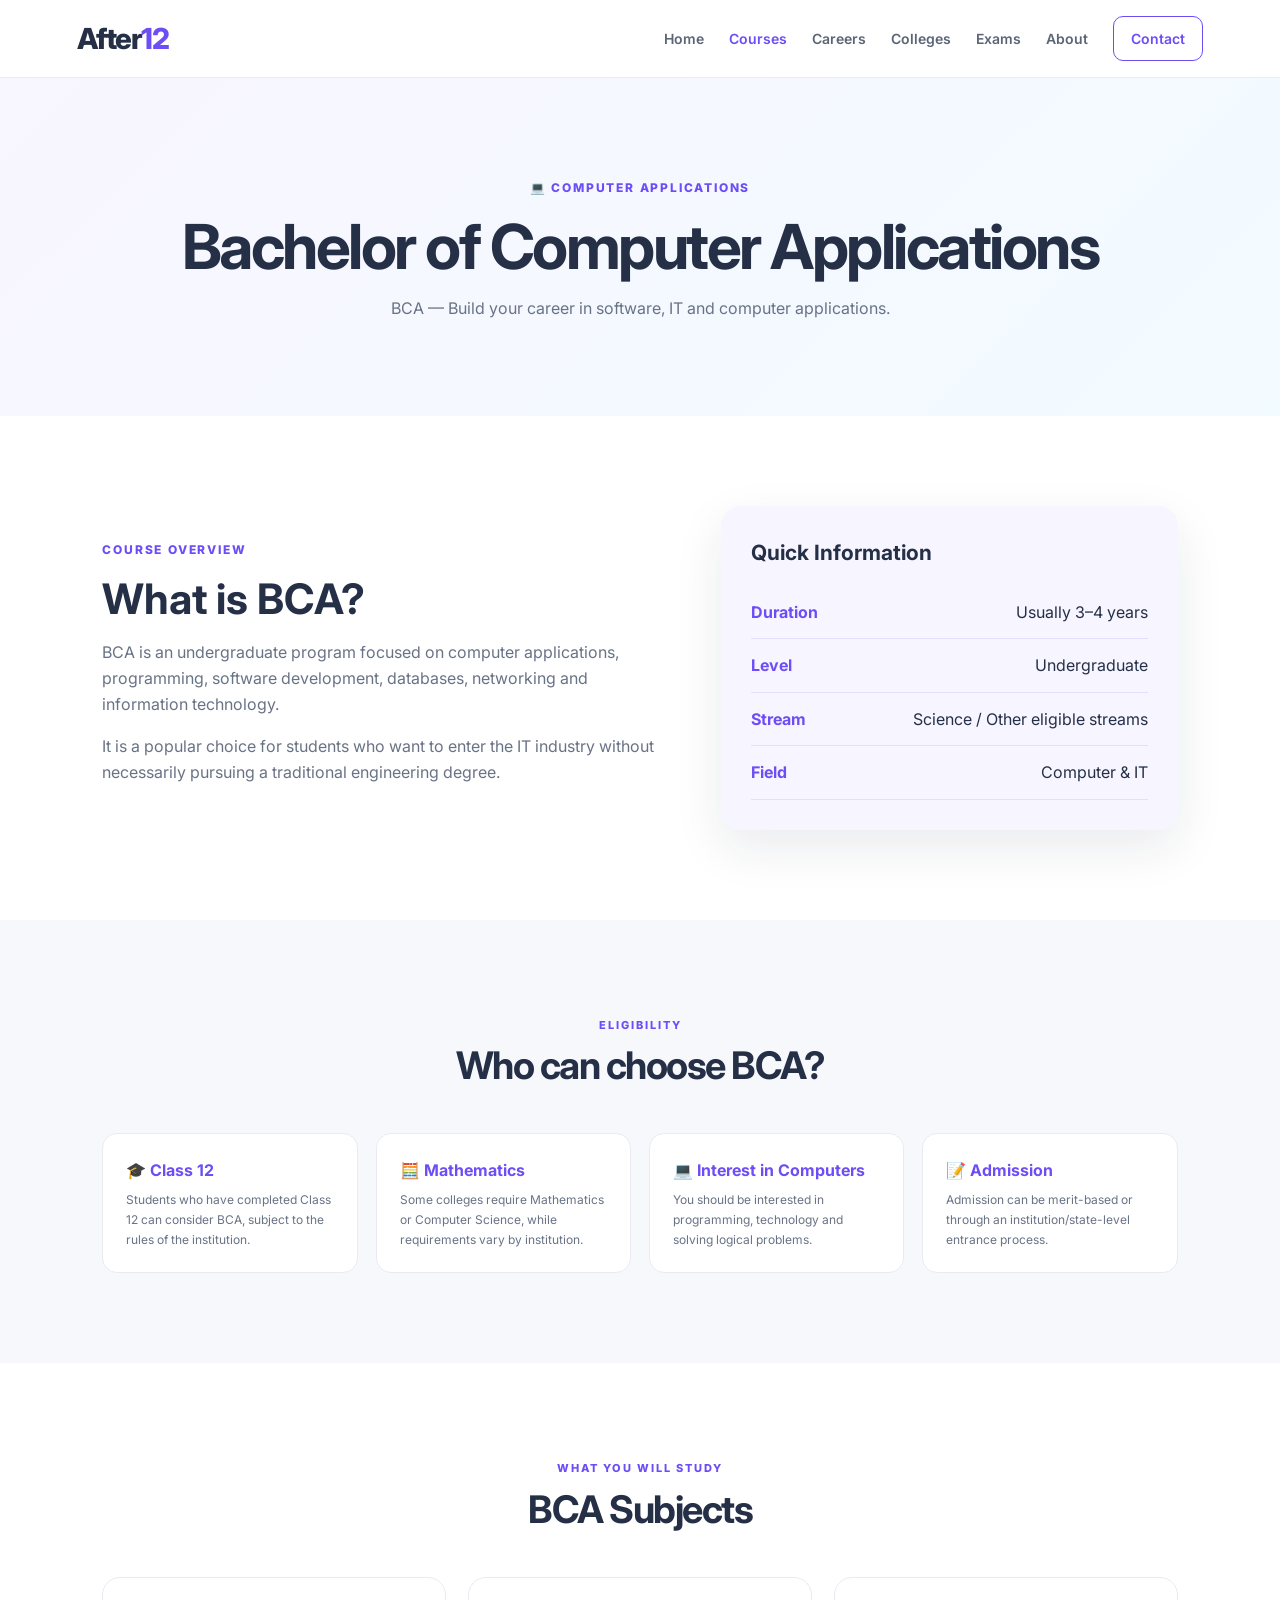
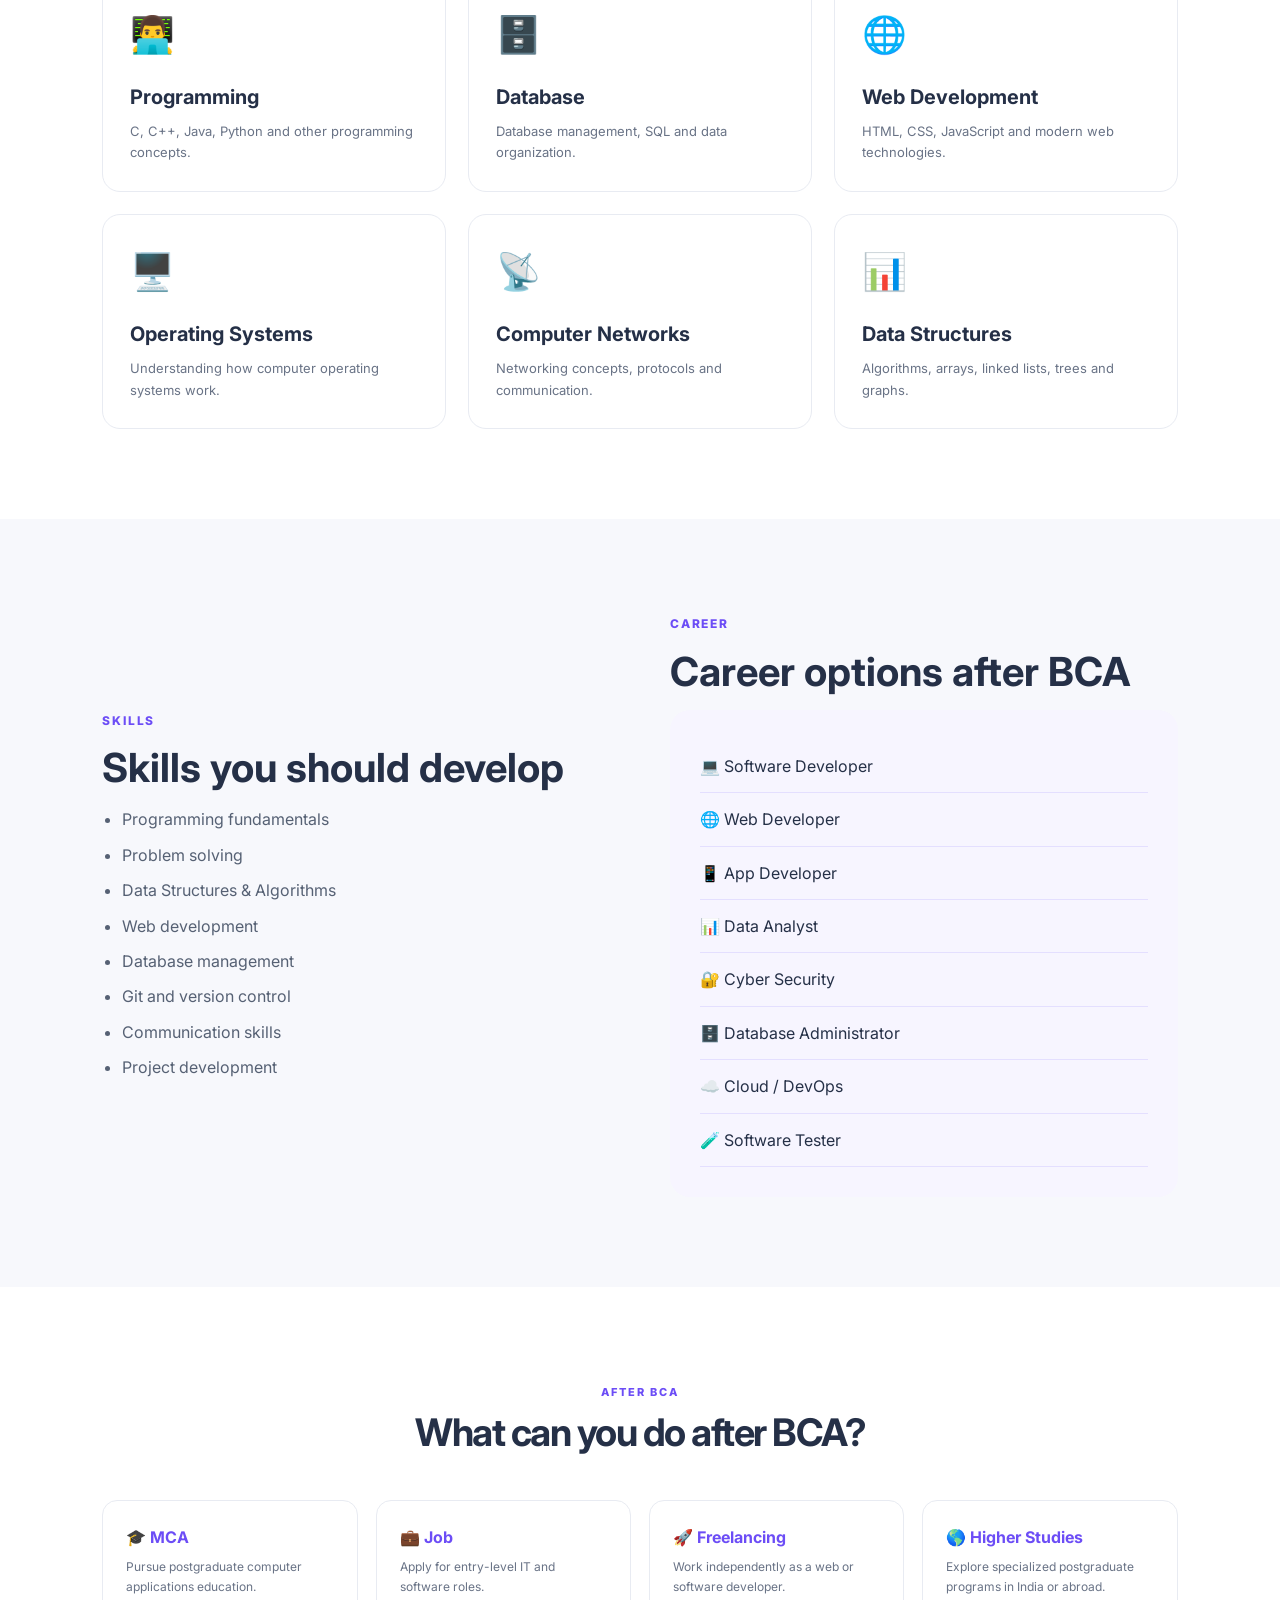
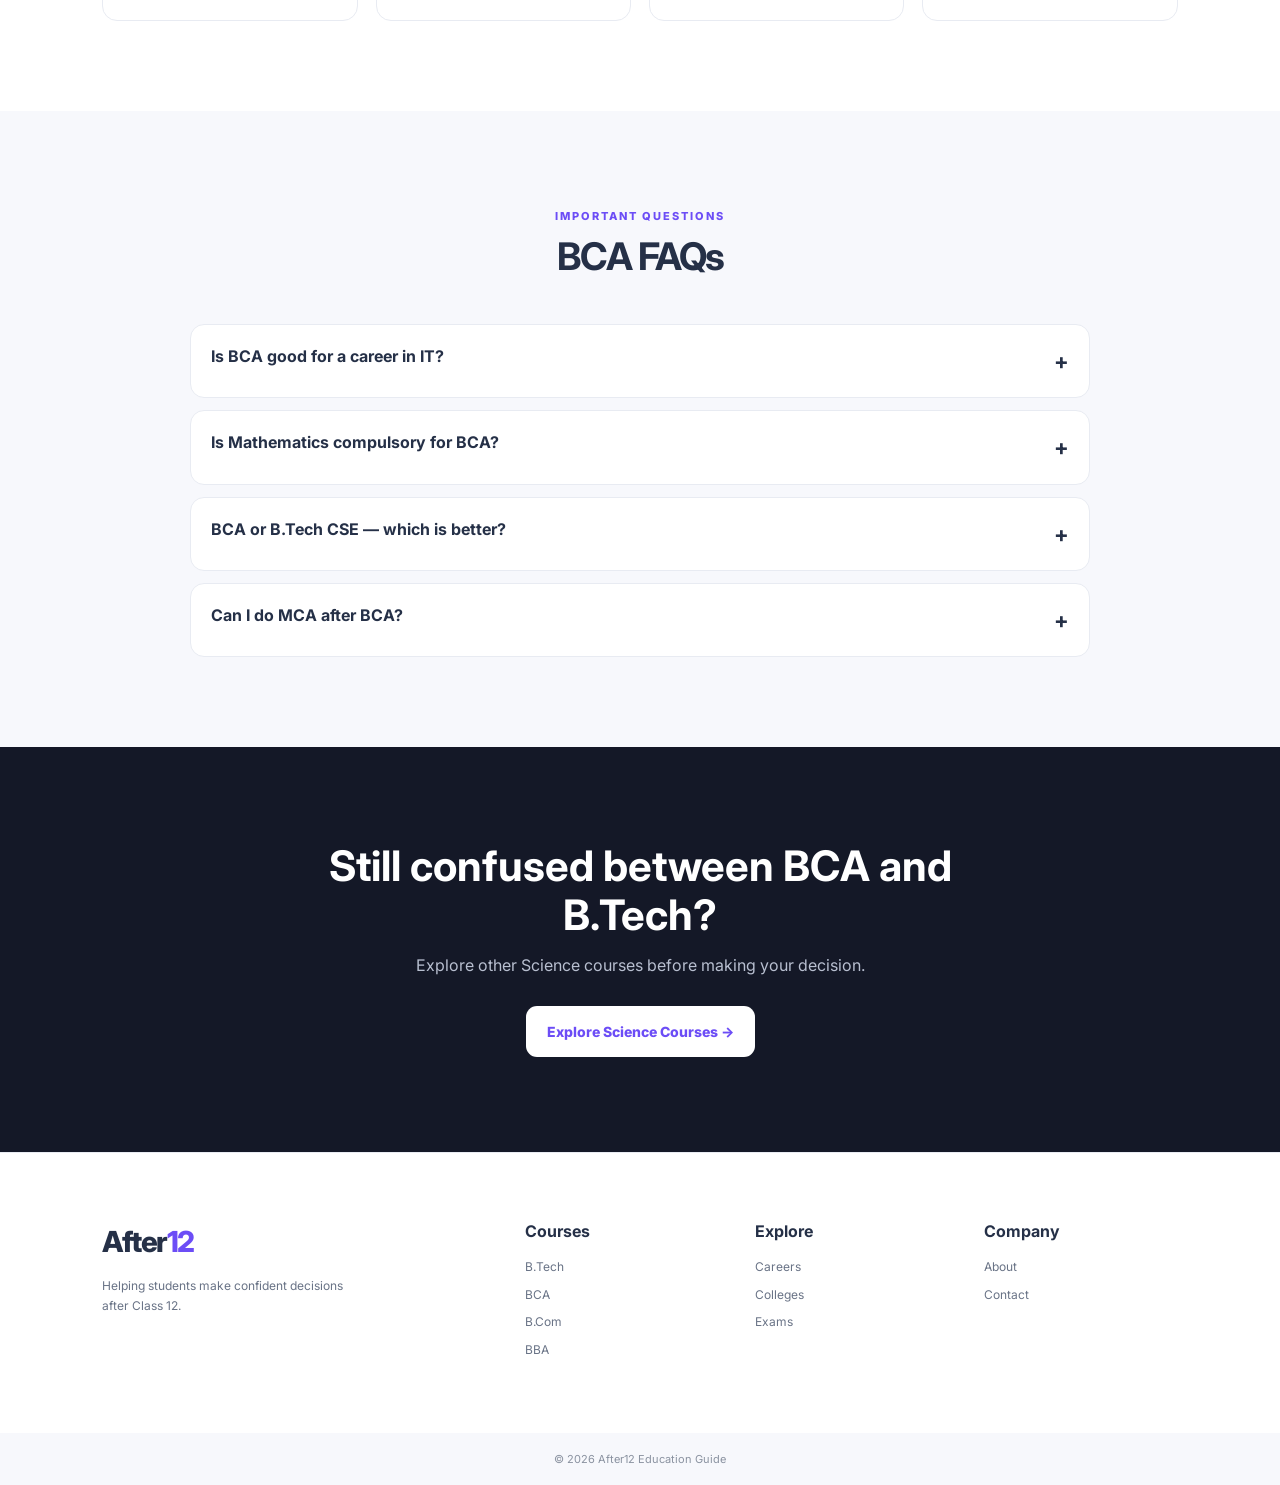
<file: bca.html>
<!DOCTYPE html>
<html lang="en">
<head>
    <meta charset="UTF-8">
    <meta name="viewport" content="width=device-width, initial-scale=1.0">
    <title>BCA After 12th | After12</title>
    <link rel="stylesheet" href="css/style.css">
</head>

<body>

<header class="navbar">
    <a href="index.html" class="logo">After<span>12</span></a>

    <button class="menu-btn" id="menuBtn">☰</button>

    <nav id="navMenu">
        <a href="index.html">Home</a>
        <a class="active" href="courses.html">Courses</a>
        <a href="careers.html">Careers</a>
        <a href="colleges.html">Colleges</a>
        <a href="exams.html">Exams</a>
        <a href="about.html">About</a>
        <a href="contact.html" class="nav-contact">Contact</a>
    </nav>
</header>


<section class="page-hero">
    <span class="eyebrow">💻 COMPUTER APPLICATIONS</span>
    <h1>Bachelor of Computer Applications</h1>
    <p>BCA — Build your career in software, IT and computer applications.</p>
</section>


<section class="section">

    <div class="course-detail">

        <div>
            <span class="eyebrow">COURSE OVERVIEW</span>

            <h2>What is BCA?</h2>

            <p>
                BCA is an undergraduate program focused on computer
                applications, programming, software development,
                databases, networking and information technology.
            </p>

            <p>
                It is a popular choice for students who want to enter
                the IT industry without necessarily pursuing a
                traditional engineering degree.
            </p>
        </div>

        <div class="info-panel">

            <h3>Quick Information</h3>

            <div>
                <b>Duration</b>
                <span>Usually 3–4 years</span>
            </div>

            <div>
                <b>Level</b>
                <span>Undergraduate</span>
            </div>

            <div>
                <b>Stream</b>
                <span>Science / Other eligible streams</span>
            </div>

            <div>
                <b>Field</b>
                <span>Computer & IT</span>
            </div>

        </div>

    </div>

</section>


<section class="section soft">

    <div class="section-heading">
        <span>ELIGIBILITY</span>
        <h2>Who can choose BCA?</h2>
    </div>

    <div class="tips-grid">

        <div>
            <b>🎓 Class 12</b>
            <p>
                Students who have completed Class 12 can consider
                BCA, subject to the rules of the institution.
            </p>
        </div>

        <div>
            <b>🧮 Mathematics</b>
            <p>
                Some colleges require Mathematics or Computer
                Science, while requirements vary by institution.
            </p>
        </div>

        <div>
            <b>💻 Interest in Computers</b>
            <p>
                You should be interested in programming, technology
                and solving logical problems.
            </p>
        </div>

        <div>
            <b>📝 Admission</b>
            <p>
                Admission can be merit-based or through an
                institution/state-level entrance process.
            </p>
        </div>

    </div>

</section>


<section class="section">

    <div class="section-heading">
        <span>WHAT YOU WILL STUDY</span>
        <h2>BCA Subjects</h2>
    </div>

    <div class="card-grid">

        <article class="course-card">
            <div class="big-icon">👨‍💻</div>
            <h3>Programming</h3>
            <p>C, C++, Java, Python and other programming concepts.</p>
        </article>

        <article class="course-card">
            <div class="big-icon">🗄️</div>
            <h3>Database</h3>
            <p>Database management, SQL and data organization.</p>
        </article>

        <article class="course-card">
            <div class="big-icon">🌐</div>
            <h3>Web Development</h3>
            <p>HTML, CSS, JavaScript and modern web technologies.</p>
        </article>

        <article class="course-card">
            <div class="big-icon">🖥️</div>
            <h3>Operating Systems</h3>
            <p>Understanding how computer operating systems work.</p>
        </article>

        <article class="course-card">
            <div class="big-icon">📡</div>
            <h3>Computer Networks</h3>
            <p>Networking concepts, protocols and communication.</p>
        </article>

        <article class="course-card">
            <div class="big-icon">📊</div>
            <h3>Data Structures</h3>
            <p>Algorithms, arrays, linked lists, trees and graphs.</p>
        </article>

    </div>

</section>


<section class="section soft">

    <div class="split">

        <div>
            <span class="eyebrow">SKILLS</span>
            <h2>Skills you should develop</h2>

            <ul class="check-list">
                <li>Programming fundamentals</li>
                <li>Problem solving</li>
                <li>Data Structures & Algorithms</li>
                <li>Web development</li>
                <li>Database management</li>
                <li>Git and version control</li>
                <li>Communication skills</li>
                <li>Project development</li>
            </ul>
        </div>

        <div>
            <span class="eyebrow">CAREER</span>
            <h2>Career options after BCA</h2>

            <div class="info-panel">
                <div>💻 Software Developer</div>
                <div>🌐 Web Developer</div>
                <div>📱 App Developer</div>
                <div>📊 Data Analyst</div>
                <div>🔐 Cyber Security</div>
                <div>🗄️ Database Administrator</div>
                <div>☁️ Cloud / DevOps</div>
                <div>🧪 Software Tester</div>
            </div>
        </div>

    </div>

</section>


<section class="section">

    <div class="section-heading">
        <span>AFTER BCA</span>
        <h2>What can you do after BCA?</h2>
    </div>

    <div class="tips-grid">

        <div>
            <b>🎓 MCA</b>
            <p>
                Pursue postgraduate computer applications education.
            </p>
        </div>

        <div>
            <b>💼 Job</b>
            <p>
                Apply for entry-level IT and software roles.
            </p>
        </div>

        <div>
            <b>🚀 Freelancing</b>
            <p>
                Work independently as a web or software developer.
            </p>
        </div>

        <div>
            <b>🌎 Higher Studies</b>
            <p>
                Explore specialized postgraduate programs in India
                or abroad.
            </p>
        </div>

    </div>

</section>


<section class="section soft">

    <div class="section-heading">
        <span>IMPORTANT QUESTIONS</span>
        <h2>BCA FAQs</h2>
    </div>

    <div class="faq-list">

        <details>
            <summary>Is BCA good for a career in IT?</summary>
            <p>
                Yes. BCA can provide a foundation for software,
                web, database and other IT careers. Practical skills
                and projects are very important.
            </p>
        </details>

        <details>
            <summary>Is Mathematics compulsory for BCA?</summary>
            <p>
                It depends on the university or college. Always
                check the eligibility requirements of the institution
                you want to apply to.
            </p>
        </details>

        <details>
            <summary>BCA or B.Tech CSE — which is better?</summary>
            <p>
                Neither is universally better. B.Tech CSE is an
                engineering pathway, while BCA focuses more directly
                on computer applications. Your interests, college,
                budget and career plan should guide the choice.
            </p>
        </details>

        <details>
            <summary>Can I do MCA after BCA?</summary>
            <p>
                Yes, MCA is a common higher-study pathway after BCA,
                subject to the eligibility rules of the university.
            </p>
        </details>

    </div>

</section>


<section class="cta">
    <h2>Still confused between BCA and B.Tech?</h2>
    <p>Explore other Science courses before making your decision.</p>
    <a href="courses.html?stream=science" class="btn white">
        Explore Science Courses →
    </a>
</section>


<footer>

    <div>
        <a href="index.html" class="logo">After<span>12</span></a>
        <p>Helping students make confident decisions after Class 12.</p>
    </div>

    <div>
        <h4>Courses</h4>
        <a href="btech.html">B.Tech</a>
        <a href="bca.html">BCA</a>
        <a href="bcom.html">B.Com</a>
        <a href="bba.html">BBA</a>
    </div>

    <div>
        <h4>Explore</h4>
        <a href="careers.html">Careers</a>
        <a href="colleges.html">Colleges</a>
        <a href="exams.html">Exams</a>
    </div>

    <div>
        <h4>Company</h4>
        <a href="about.html">About</a>
        <a href="contact.html">Contact</a>
    </div>

</footer>

<div class="copyright">
    © 2026 After12 Education Guide
</div>

<script src="js/script.js"></script>

</body>
</html>
</file>
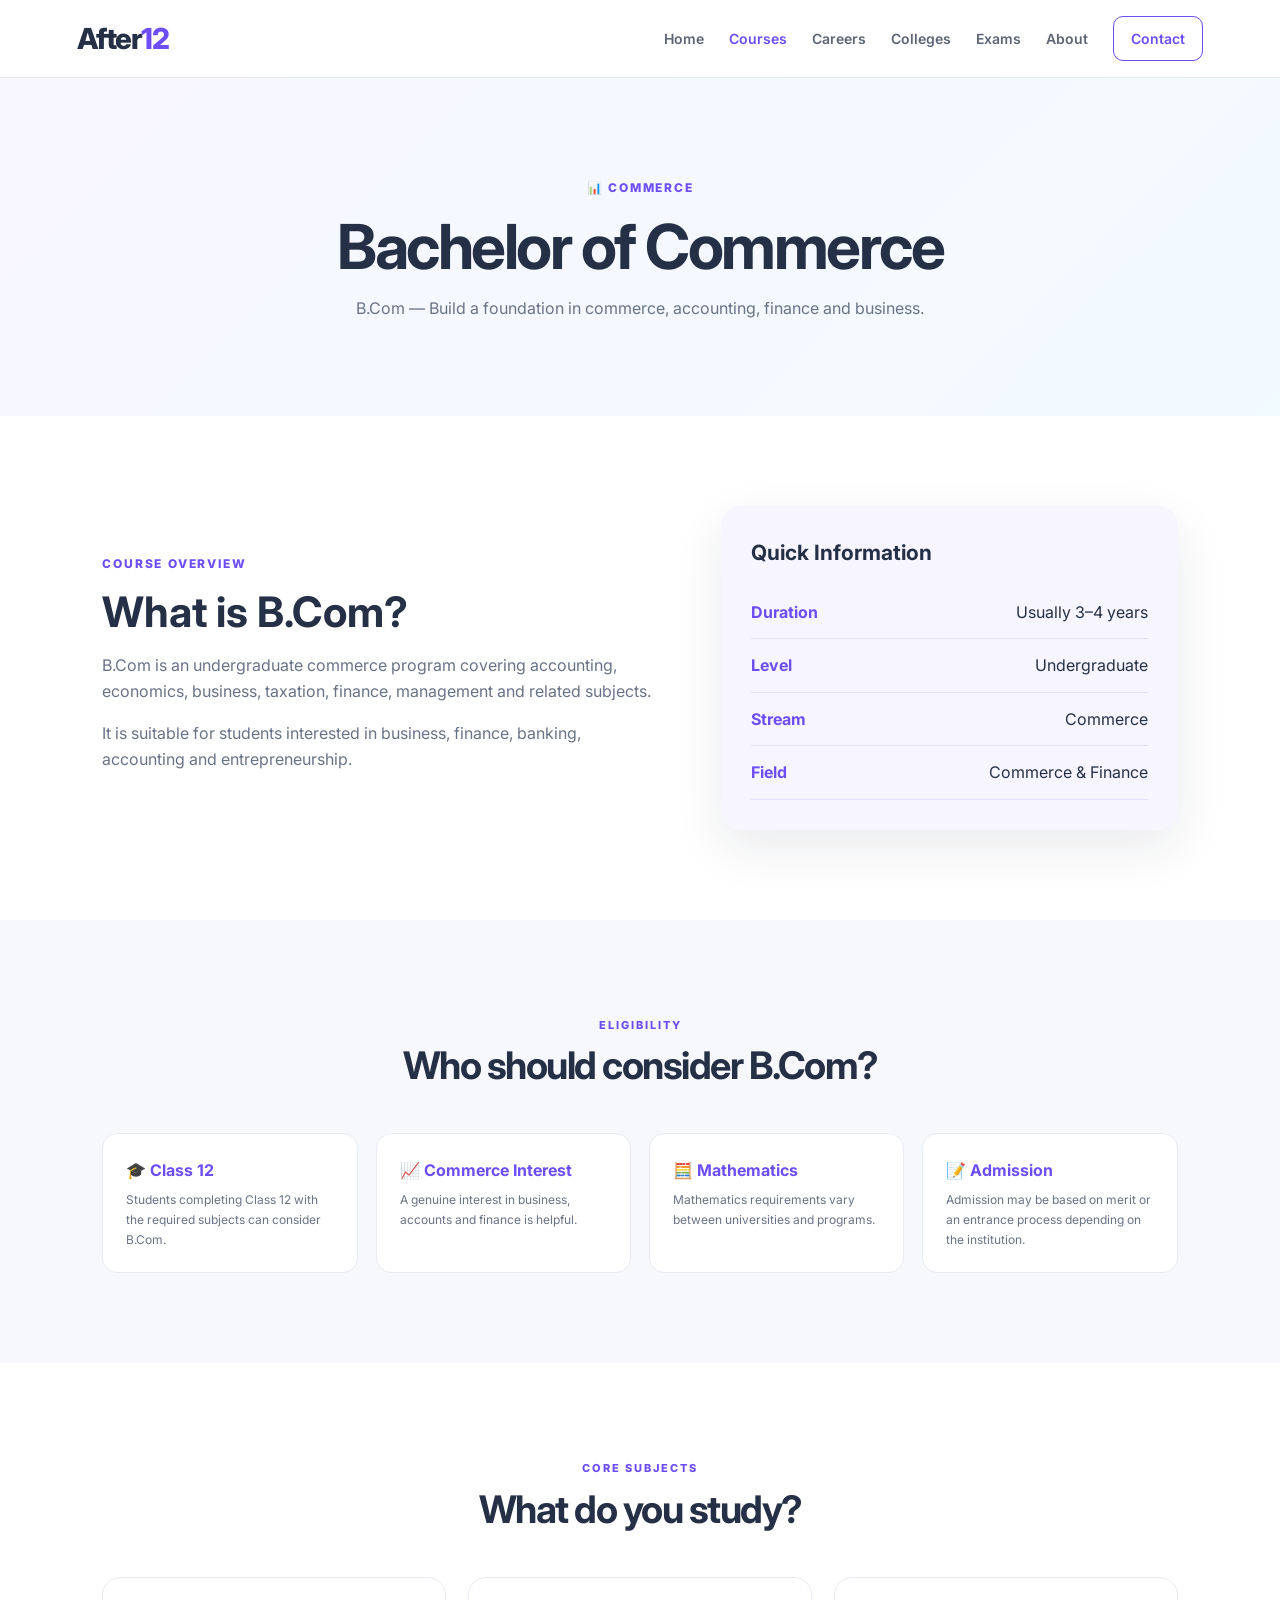
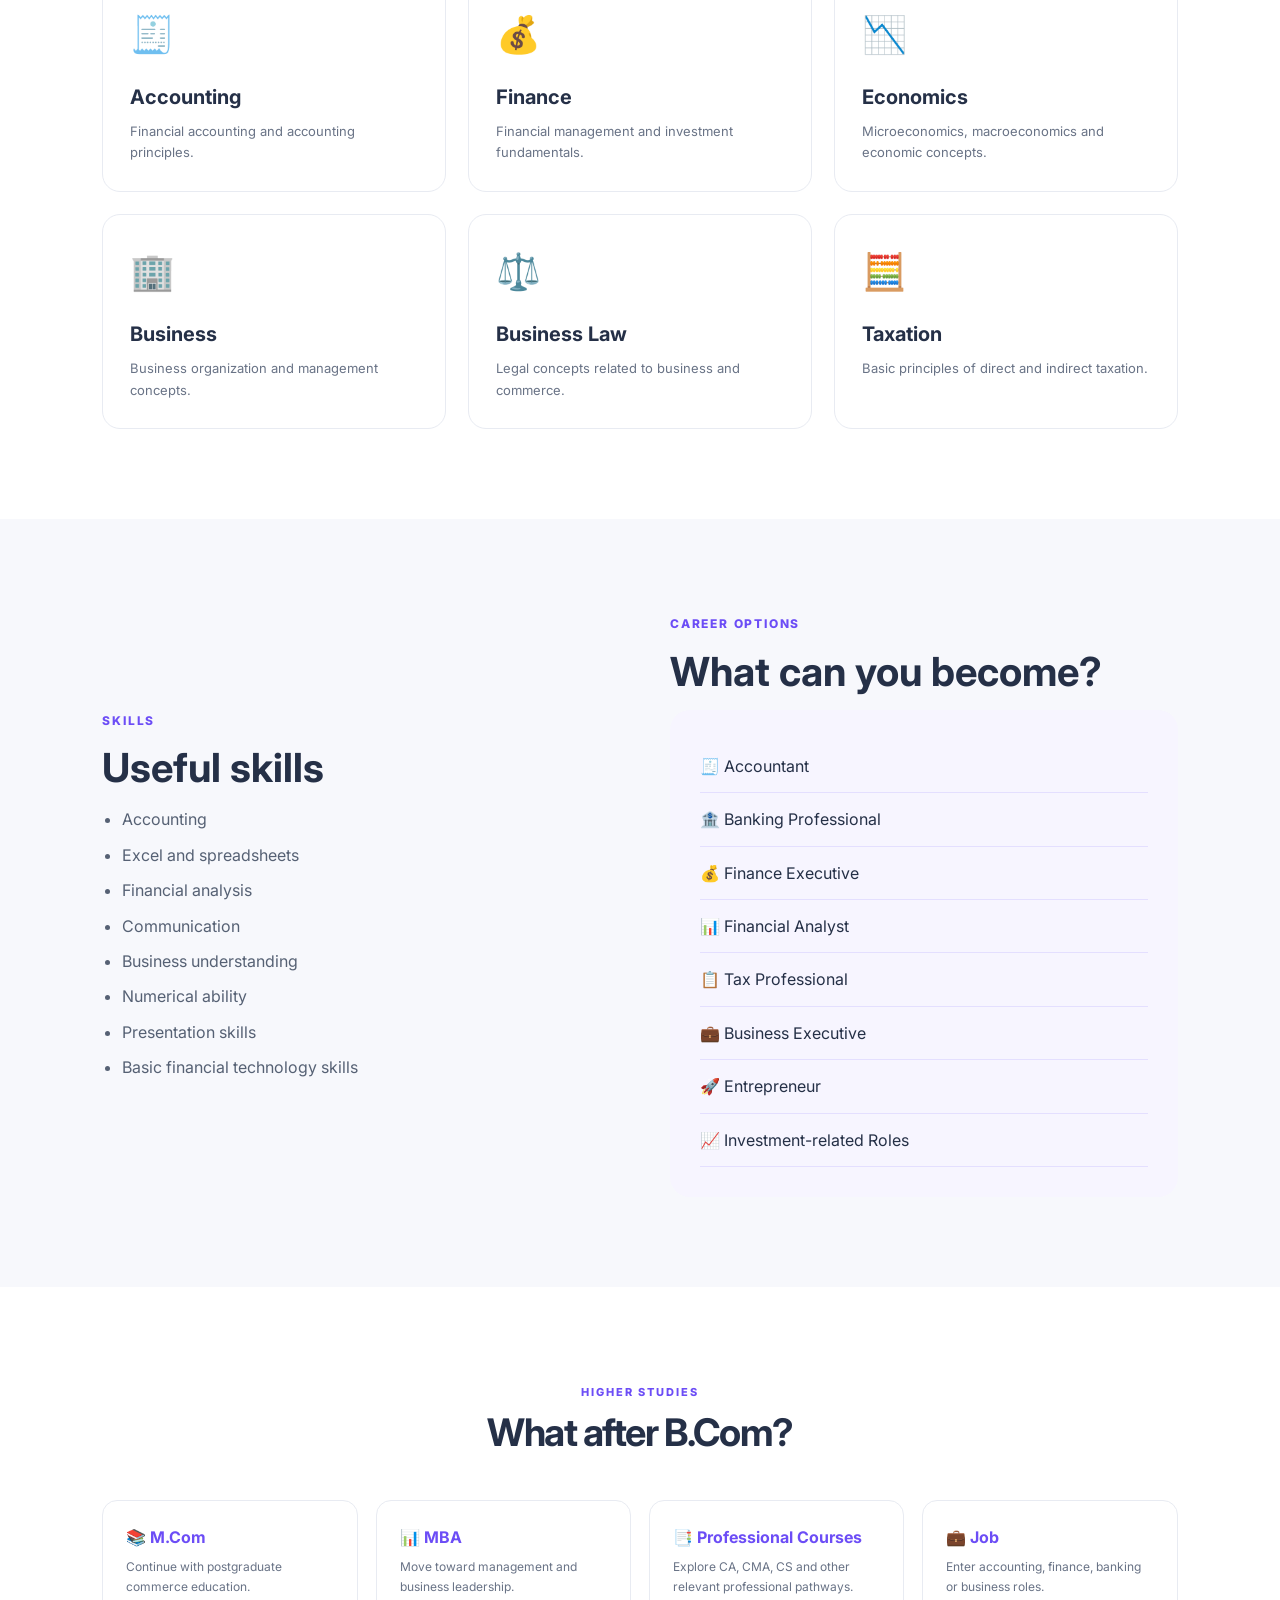
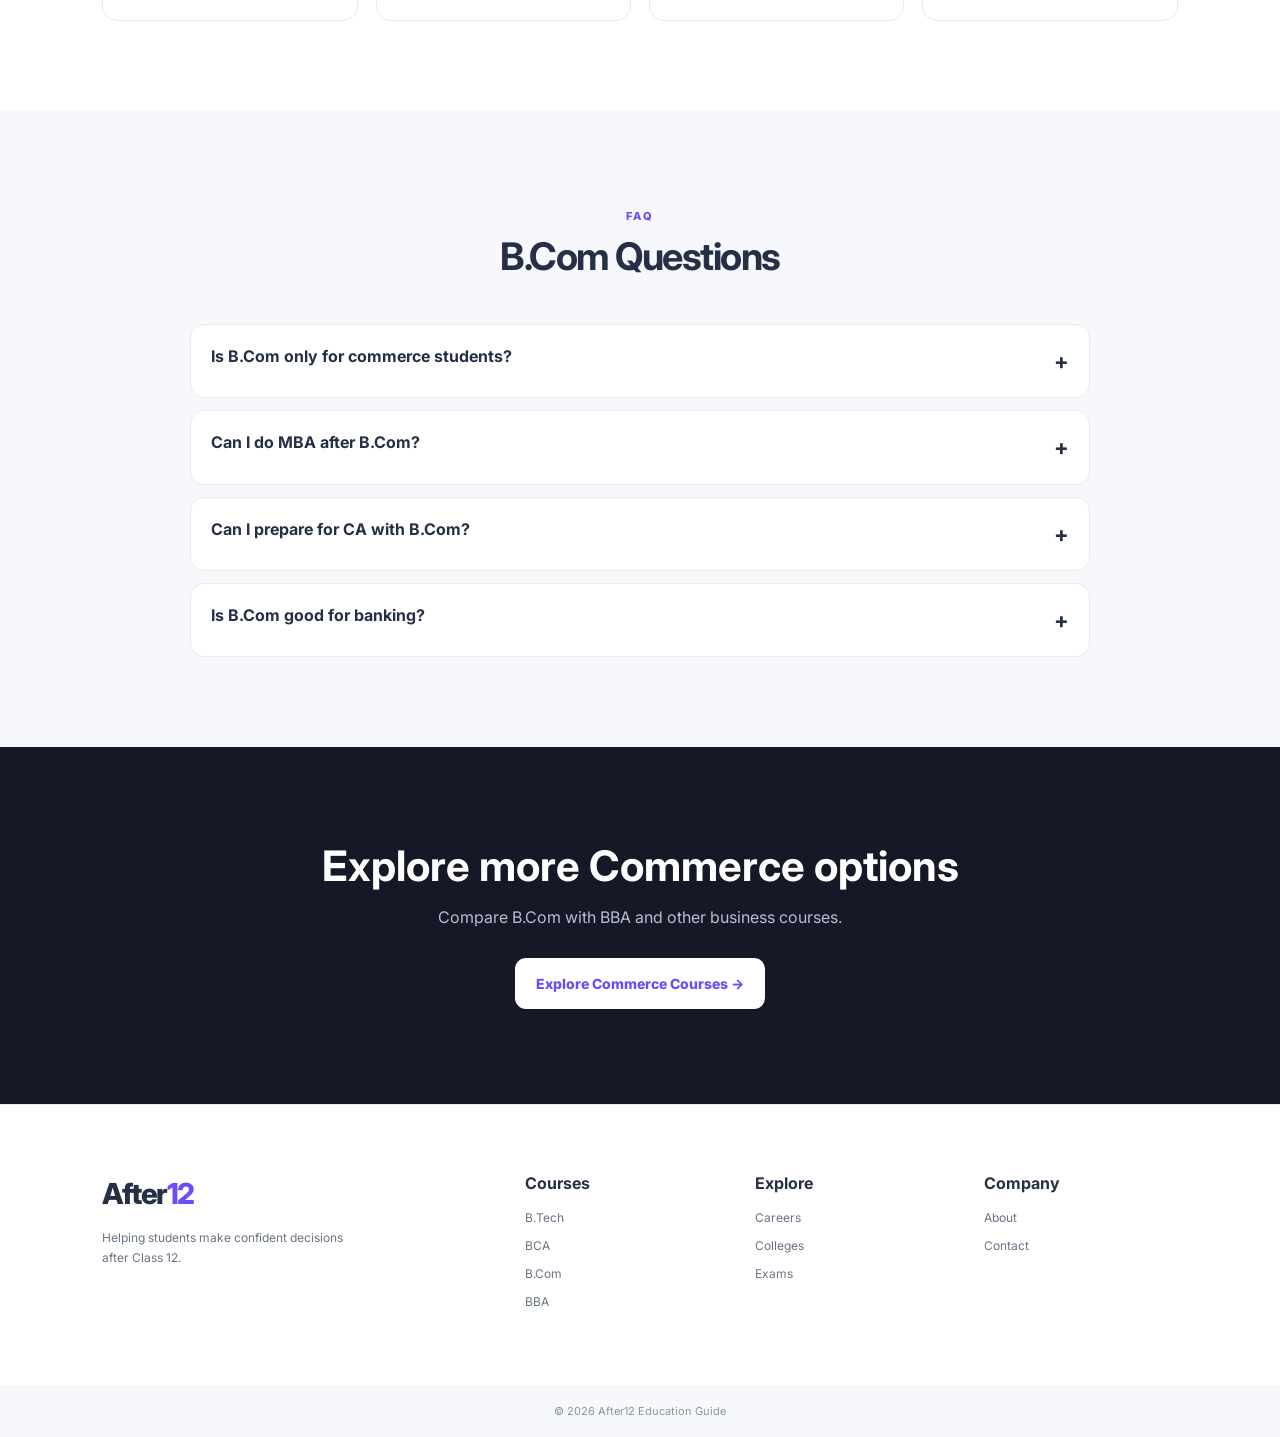
<file: bcom.html>
<!DOCTYPE html>
<html lang="en">
<head>
    <meta charset="UTF-8">
    <meta name="viewport" content="width=device-width, initial-scale=1.0">
    <title>B.Com After 12th | After12</title>
    <link rel="stylesheet" href="css/style.css">
</head>

<body>

<header class="navbar">
    <a href="index.html" class="logo">After<span>12</span></a>
    <button class="menu-btn" id="menuBtn">☰</button>

    <nav id="navMenu">
        <a href="index.html">Home</a>
        <a class="active" href="courses.html">Courses</a>
        <a href="careers.html">Careers</a>
        <a href="colleges.html">Colleges</a>
        <a href="exams.html">Exams</a>
        <a href="about.html">About</a>
        <a href="contact.html" class="nav-contact">Contact</a>
    </nav>
</header>


<section class="page-hero">
    <span class="eyebrow">📊 COMMERCE</span>
    <h1>Bachelor of Commerce</h1>
    <p>B.Com — Build a foundation in commerce, accounting, finance and business.</p>
</section>


<section class="section">

    <div class="course-detail">

        <div>
            <span class="eyebrow">COURSE OVERVIEW</span>
            <h2>What is B.Com?</h2>

            <p>
                B.Com is an undergraduate commerce program covering
                accounting, economics, business, taxation, finance,
                management and related subjects.
            </p>

            <p>
                It is suitable for students interested in business,
                finance, banking, accounting and entrepreneurship.
            </p>
        </div>

        <div class="info-panel">

            <h3>Quick Information</h3>

            <div>
                <b>Duration</b>
                <span>Usually 3–4 years</span>
            </div>

            <div>
                <b>Level</b>
                <span>Undergraduate</span>
            </div>

            <div>
                <b>Stream</b>
                <span>Commerce</span>
            </div>

            <div>
                <b>Field</b>
                <span>Commerce & Finance</span>
            </div>

        </div>

    </div>

</section>


<section class="section soft">

    <div class="section-heading">
        <span>ELIGIBILITY</span>
        <h2>Who should consider B.Com?</h2>
    </div>

    <div class="tips-grid">

        <div>
            <b>🎓 Class 12</b>
            <p>
                Students completing Class 12 with the required
                subjects can consider B.Com.
            </p>
        </div>

        <div>
            <b>📈 Commerce Interest</b>
            <p>
                A genuine interest in business, accounts and finance
                is helpful.
            </p>
        </div>

        <div>
            <b>🧮 Mathematics</b>
            <p>
                Mathematics requirements vary between universities
                and programs.
            </p>
        </div>

        <div>
            <b>📝 Admission</b>
            <p>
                Admission may be based on merit or an entrance
                process depending on the institution.
            </p>
        </div>

    </div>

</section>


<section class="section">

    <div class="section-heading">
        <span>CORE SUBJECTS</span>
        <h2>What do you study?</h2>
    </div>

    <div class="card-grid">

        <article class="course-card">
            <div class="big-icon">🧾</div>
            <h3>Accounting</h3>
            <p>Financial accounting and accounting principles.</p>
        </article>

        <article class="course-card">
            <div class="big-icon">💰</div>
            <h3>Finance</h3>
            <p>Financial management and investment fundamentals.</p>
        </article>

        <article class="course-card">
            <div class="big-icon">📉</div>
            <h3>Economics</h3>
            <p>Microeconomics, macroeconomics and economic concepts.</p>
        </article>

        <article class="course-card">
            <div class="big-icon">🏢</div>
            <h3>Business</h3>
            <p>Business organization and management concepts.</p>
        </article>

        <article class="course-card">
            <div class="big-icon">⚖️</div>
            <h3>Business Law</h3>
            <p>Legal concepts related to business and commerce.</p>
        </article>

        <article class="course-card">
            <div class="big-icon">🧮</div>
            <h3>Taxation</h3>
            <p>Basic principles of direct and indirect taxation.</p>
        </article>

    </div>

</section>


<section class="section soft">

    <div class="split">

        <div>
            <span class="eyebrow">SKILLS</span>
            <h2>Useful skills</h2>

            <ul class="check-list">
                <li>Accounting</li>
                <li>Excel and spreadsheets</li>
                <li>Financial analysis</li>
                <li>Communication</li>
                <li>Business understanding</li>
                <li>Numerical ability</li>
                <li>Presentation skills</li>
                <li>Basic financial technology skills</li>
            </ul>
        </div>

        <div>
            <span class="eyebrow">CAREER OPTIONS</span>
            <h2>What can you become?</h2>

            <div class="info-panel">
                <div>🧾 Accountant</div>
                <div>🏦 Banking Professional</div>
                <div>💰 Finance Executive</div>
                <div>📊 Financial Analyst</div>
                <div>📋 Tax Professional</div>
                <div>💼 Business Executive</div>
                <div>🚀 Entrepreneur</div>
                <div>📈 Investment-related Roles</div>
            </div>
        </div>

    </div>

</section>


<section class="section">

    <div class="section-heading">
        <span>HIGHER STUDIES</span>
        <h2>What after B.Com?</h2>
    </div>

    <div class="tips-grid">

        <div>
            <b>📚 M.Com</b>
            <p>Continue with postgraduate commerce education.</p>
        </div>

        <div>
            <b>📊 MBA</b>
            <p>Move toward management and business leadership.</p>
        </div>

        <div>
            <b>📑 Professional Courses</b>
            <p>Explore CA, CMA, CS and other relevant professional pathways.</p>
        </div>

        <div>
            <b>💼 Job</b>
            <p>Enter accounting, finance, banking or business roles.</p>
        </div>

    </div>

</section>


<section class="section soft">

    <div class="section-heading">
        <span>FAQ</span>
        <h2>B.Com Questions</h2>
    </div>

    <div class="faq-list">

        <details>
            <summary>Is B.Com only for commerce students?</summary>
            <p>
                Eligibility differs by institution. Some programs may
                accept students from other streams if their criteria
                are satisfied.
            </p>
        </details>

        <details>
            <summary>Can I do MBA after B.Com?</summary>
            <p>
                Yes. MBA is a common postgraduate option after B.Com,
                subject to the admission requirements of the institute.
            </p>
        </details>

        <details>
            <summary>Can I prepare for CA with B.Com?</summary>
            <p>
                Yes. B.Com can be pursued alongside preparation for
                professional commerce qualifications, subject to their
                respective rules.
            </p>
        </details>

        <details>
            <summary>Is B.Com good for banking?</summary>
            <p>
                B.Com provides useful foundations in accounting,
                finance and business, which can be relevant for
                banking-related careers and examinations.
            </p>
        </details>

    </div>

</section>


<section class="cta">
    <h2>Explore more Commerce options</h2>
    <p>Compare B.Com with BBA and other business courses.</p>
    <a href="courses.html?stream=commerce" class="btn white">
        Explore Commerce Courses →
    </a>
</section>


<footer>

    <div>
        <a href="index.html" class="logo">After<span>12</span></a>
        <p>Helping students make confident decisions after Class 12.</p>
    </div>

    <div>
        <h4>Courses</h4>
        <a href="btech.html">B.Tech</a>
        <a href="bca.html">BCA</a>
        <a href="bcom.html">B.Com</a>
        <a href="bba.html">BBA</a>
    </div>

    <div>
        <h4>Explore</h4>
        <a href="careers.html">Careers</a>
        <a href="colleges.html">Colleges</a>
        <a href="exams.html">Exams</a>
    </div>

    <div>
        <h4>Company</h4>
        <a href="about.html">About</a>
        <a href="contact.html">Contact</a>
    </div>

</footer>

<div class="copyright">© 2026 After12 Education Guide</div>

<script src="js/script.js"></script>

</body>
</html>
</file>
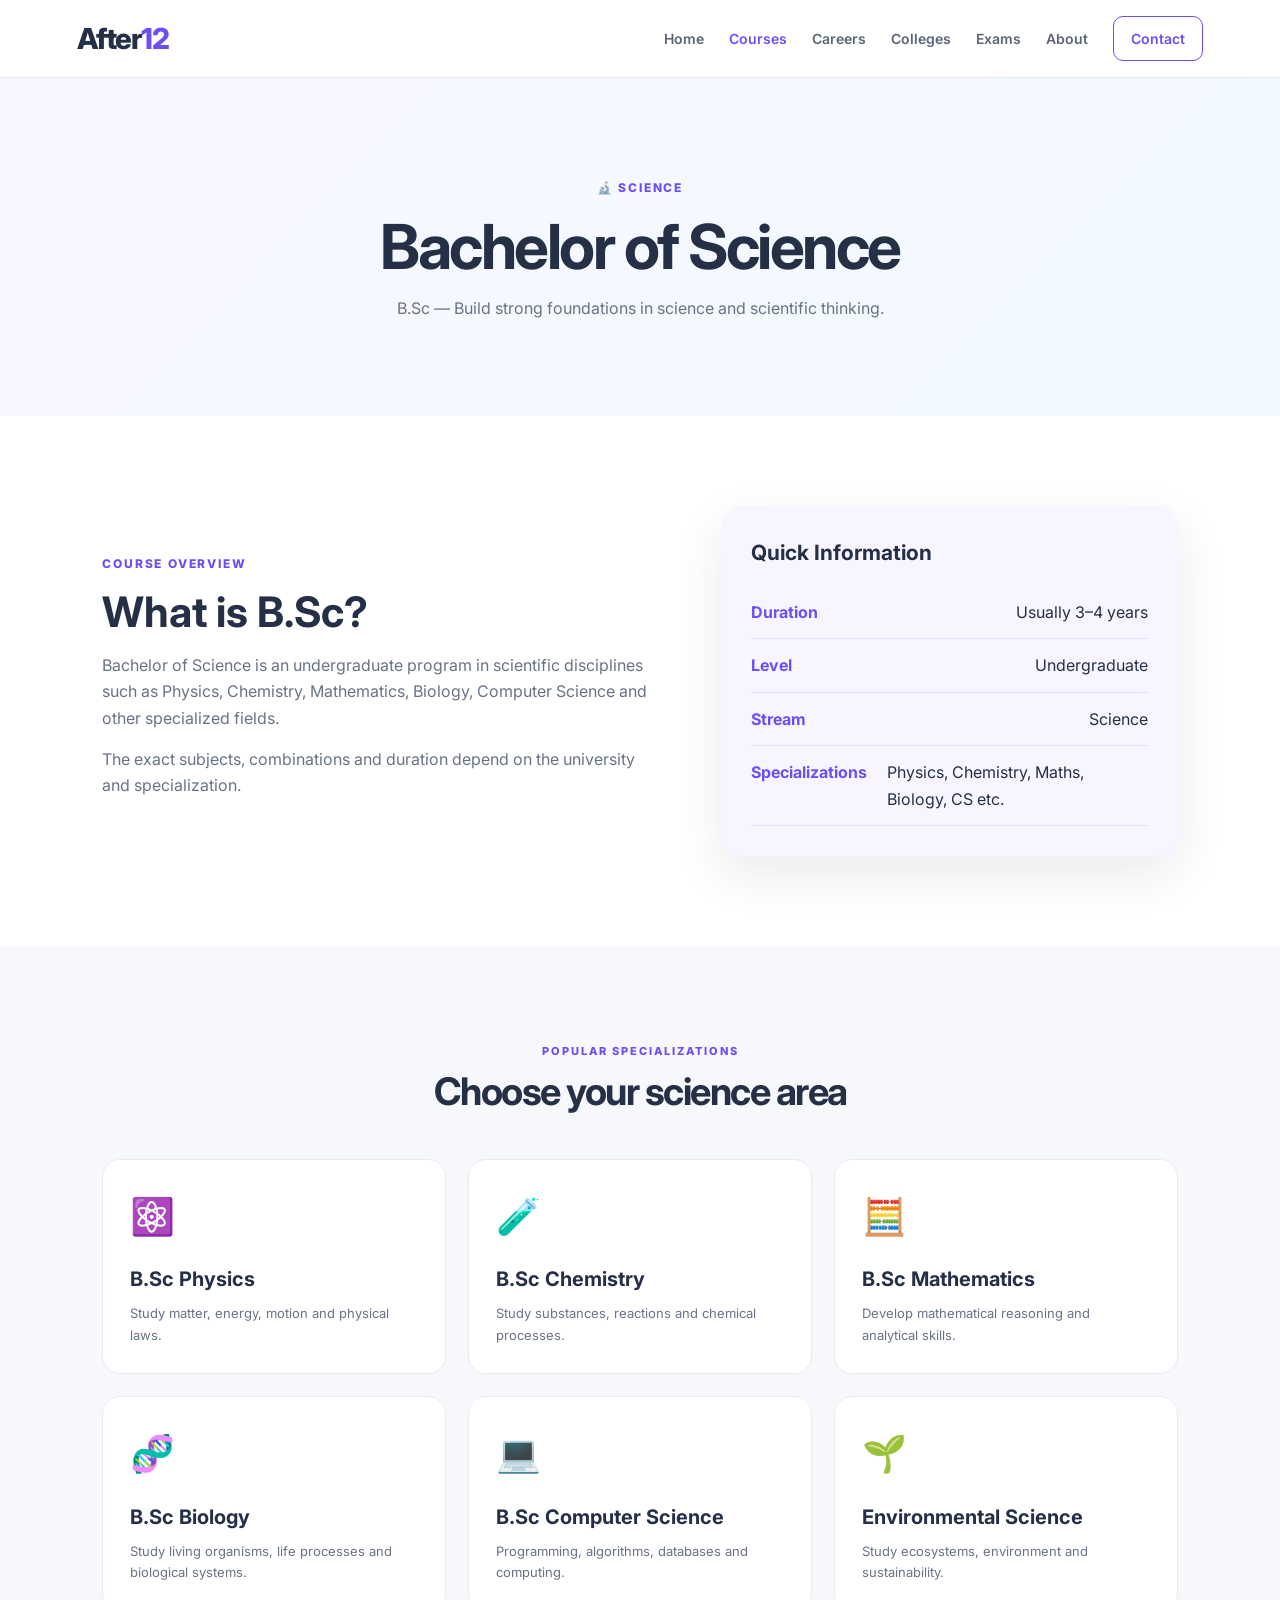
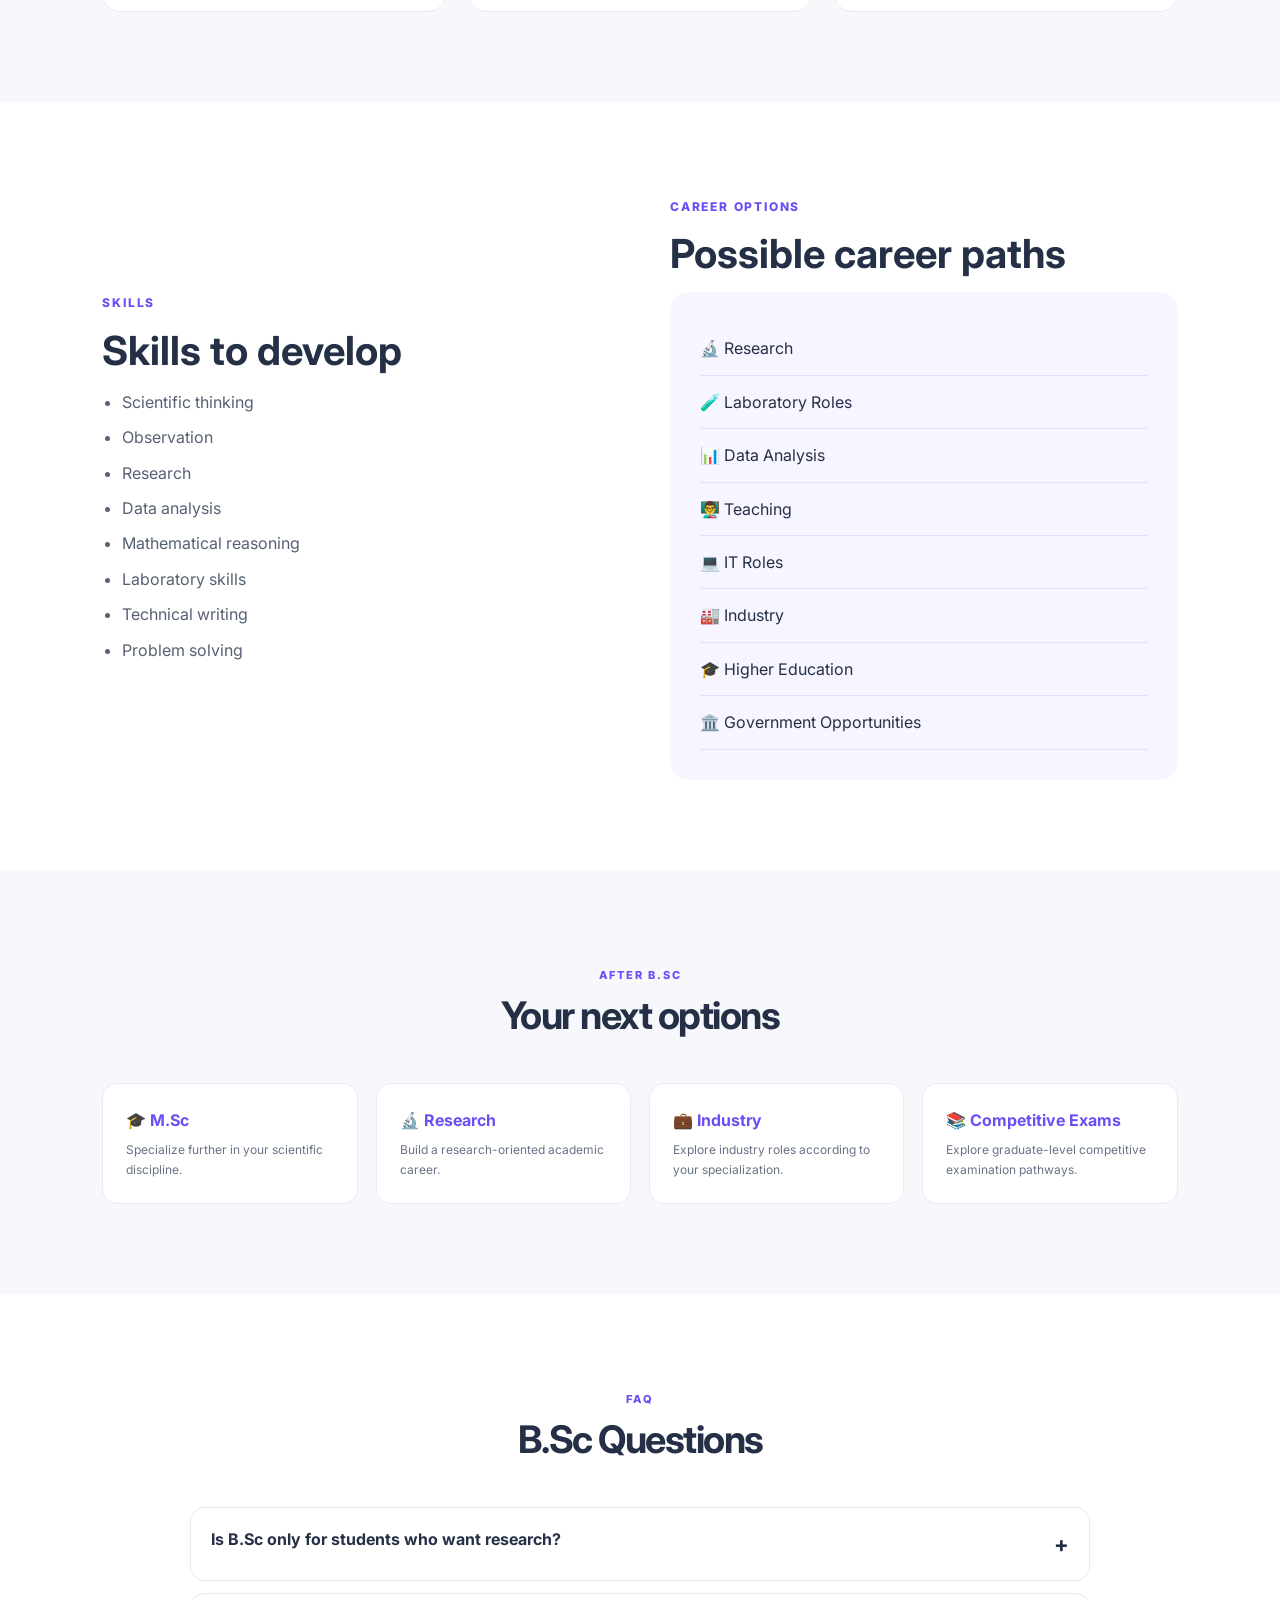
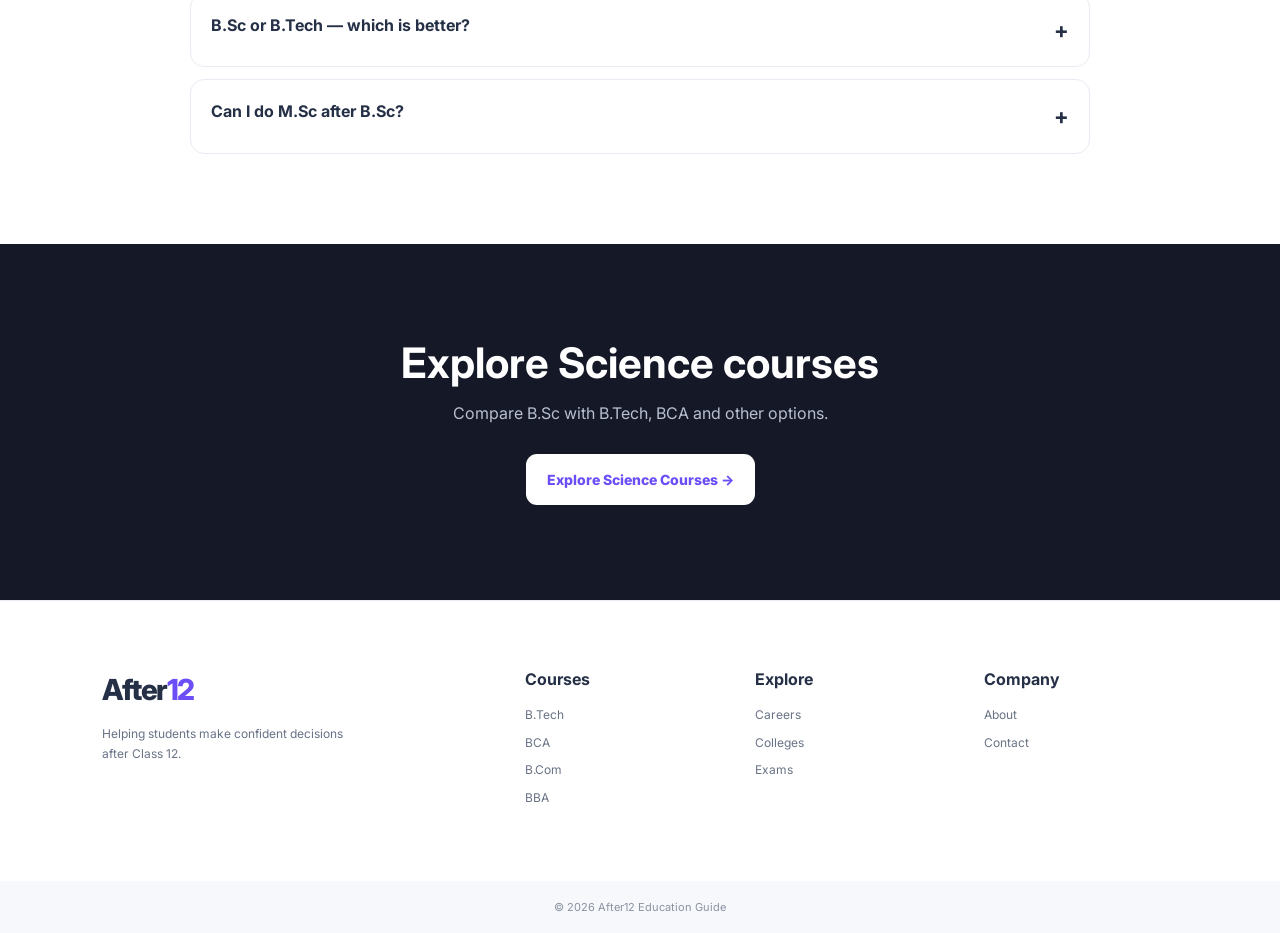
<file: bsc.html>
<!DOCTYPE html>
<html lang="en">
<head>
    <meta charset="UTF-8">
    <meta name="viewport" content="width=device-width, initial-scale=1.0">
    <title>B.Sc After 12th | After12</title>
    <link rel="stylesheet" href="css/style.css">
</head>

<body>

<header class="navbar">
    <a href="index.html" class="logo">After<span>12</span></a>
    <button class="menu-btn" id="menuBtn">☰</button>

    <nav id="navMenu">
        <a href="index.html">Home</a>
        <a class="active" href="courses.html">Courses</a>
        <a href="careers.html">Careers</a>
        <a href="colleges.html">Colleges</a>
        <a href="exams.html">Exams</a>
        <a href="about.html">About</a>
        <a href="contact.html" class="nav-contact">Contact</a>
    </nav>
</header>


<section class="page-hero">
    <span class="eyebrow">🔬 SCIENCE</span>
    <h1>Bachelor of Science</h1>
    <p>B.Sc — Build strong foundations in science and scientific thinking.</p>
</section>


<section class="section">

    <div class="course-detail">

        <div>
            <span class="eyebrow">COURSE OVERVIEW</span>

            <h2>What is B.Sc?</h2>

            <p>
                Bachelor of Science is an undergraduate program in
                scientific disciplines such as Physics, Chemistry,
                Mathematics, Biology, Computer Science and other
                specialized fields.
            </p>

            <p>
                The exact subjects, combinations and duration depend
                on the university and specialization.
            </p>
        </div>

        <div class="info-panel">

            <h3>Quick Information</h3>

            <div>
                <b>Duration</b>
                <span>Usually 3–4 years</span>
            </div>

            <div>
                <b>Level</b>
                <span>Undergraduate</span>
            </div>

            <div>
                <b>Stream</b>
                <span>Science</span>
            </div>

            <div>
                <b>Specializations</b>
                <span>Physics, Chemistry, Maths, Biology, CS etc.</span>
            </div>

        </div>

    </div>

</section>


<section class="section soft">

    <div class="section-heading">
        <span>POPULAR SPECIALIZATIONS</span>
        <h2>Choose your science area</h2>
    </div>

    <div class="card-grid">

        <article class="course-card">
            <div class="big-icon">⚛️</div>
            <h3>B.Sc Physics</h3>
            <p>Study matter, energy, motion and physical laws.</p>
        </article>

        <article class="course-card">
            <div class="big-icon">🧪</div>
            <h3>B.Sc Chemistry</h3>
            <p>Study substances, reactions and chemical processes.</p>
        </article>

        <article class="course-card">
            <div class="big-icon">🧮</div>
            <h3>B.Sc Mathematics</h3>
            <p>Develop mathematical reasoning and analytical skills.</p>
        </article>

        <article class="course-card">
            <div class="big-icon">🧬</div>
            <h3>B.Sc Biology</h3>
            <p>Study living organisms, life processes and biological systems.</p>
        </article>

        <article class="course-card">
            <div class="big-icon">💻</div>
            <h3>B.Sc Computer Science</h3>
            <p>Programming, algorithms, databases and computing.</p>
        </article>

        <article class="course-card">
            <div class="big-icon">🌱</div>
            <h3>Environmental Science</h3>
            <p>Study ecosystems, environment and sustainability.</p>
        </article>

    </div>

</section>


<section class="section">

    <div class="split">

        <div>
            <span class="eyebrow">SKILLS</span>
            <h2>Skills to develop</h2>

            <ul class="check-list">
                <li>Scientific thinking</li>
                <li>Observation</li>
                <li>Research</li>
                <li>Data analysis</li>
                <li>Mathematical reasoning</li>
                <li>Laboratory skills</li>
                <li>Technical writing</li>
                <li>Problem solving</li>
            </ul>
        </div>

        <div>
            <span class="eyebrow">CAREER OPTIONS</span>
            <h2>Possible career paths</h2>

            <div class="info-panel">
                <div>🔬 Research</div>
                <div>🧪 Laboratory Roles</div>
                <div>📊 Data Analysis</div>
                <div>👨‍🏫 Teaching</div>
                <div>💻 IT Roles</div>
                <div>🏭 Industry</div>
                <div>🎓 Higher Education</div>
                <div>🏛️ Government Opportunities</div>
            </div>
        </div>

    </div>

</section>


<section class="section soft">

    <div class="section-heading">
        <span>AFTER B.SC</span>
        <h2>Your next options</h2>
    </div>

    <div class="tips-grid">

        <div>
            <b>🎓 M.Sc</b>
            <p>
                Specialize further in your scientific discipline.
            </p>
        </div>

        <div>
            <b>🔬 Research</b>
            <p>
                Build a research-oriented academic career.
            </p>
        </div>

        <div>
            <b>💼 Industry</b>
            <p>
                Explore industry roles according to your specialization.
            </p>
        </div>

        <div>
            <b>📚 Competitive Exams</b>
            <p>
                Explore graduate-level competitive examination pathways.
            </p>
        </div>

    </div>

</section>


<section class="section">

    <div class="section-heading">
        <span>FAQ</span>
        <h2>B.Sc Questions</h2>
    </div>

    <div class="faq-list">

        <details>
            <summary>Is B.Sc only for students who want research?</summary>
            <p>
                No. Depending on the specialization and skills developed,
                graduates can explore research, teaching, industry,
                technology and other career directions.
            </p>
        </details>

        <details>
            <summary>B.Sc or B.Tech — which is better?</summary>
            <p>
                They are different pathways. B.Tech is an engineering
                and technology degree, while B.Sc generally provides
                deeper study of a scientific discipline. Choose according
                to your interests and career goals.
            </p>
        </details>

        <details>
            <summary>Can I do M.Sc after B.Sc?</summary>
            <p>
                Yes, M.Sc is a common postgraduate pathway, subject to
                the eligibility requirements of the chosen university.
            </p>
        </details>

    </div>

</section>


<section class="cta">
    <h2>Explore Science courses</h2>
    <p>Compare B.Sc with B.Tech, BCA and other options.</p>
    <a href="courses.html?stream=science" class="btn white">
        Explore Science Courses →
    </a>
</section>


<footer>

    <div>
        <a href="index.html" class="logo">After<span>12</span></a>
        <p>Helping students make confident decisions after Class 12.</p>
    </div>

    <div>
        <h4>Courses</h4>
        <a href="btech.html">B.Tech</a>
        <a href="bca.html">BCA</a>
        <a href="bcom.html">B.Com</a>
        <a href="bba.html">BBA</a>
    </div>

    <div>
        <h4>Explore</h4>
        <a href="careers.html">Careers</a>
        <a href="colleges.html">Colleges</a>
        <a href="exams.html">Exams</a>
    </div>

    <div>
        <h4>Company</h4>
        <a href="about.html">About</a>
        <a href="contact.html">Contact</a>
    </div>

</footer>

<div class="copyright">© 2026 After12 Education Guide</div>

<script src="js/script.js"></script>

</body>
</html>
</file>
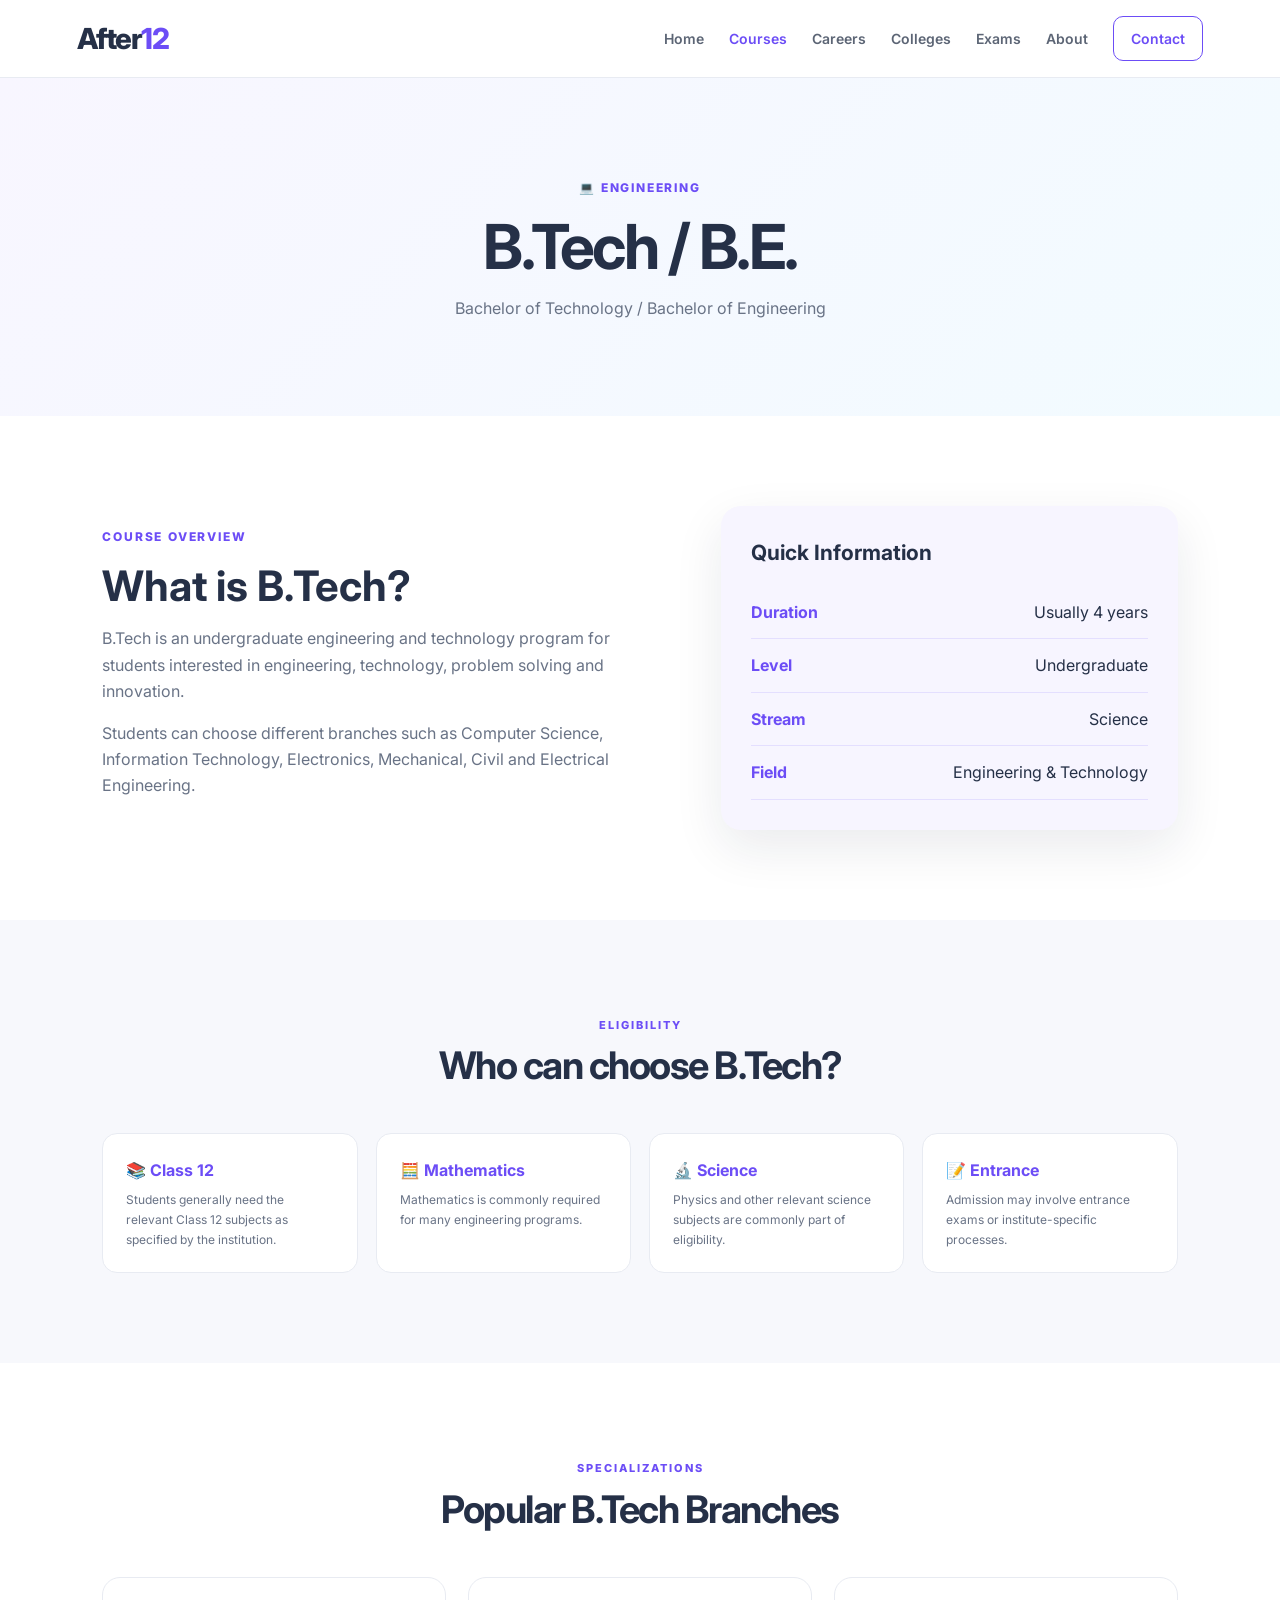
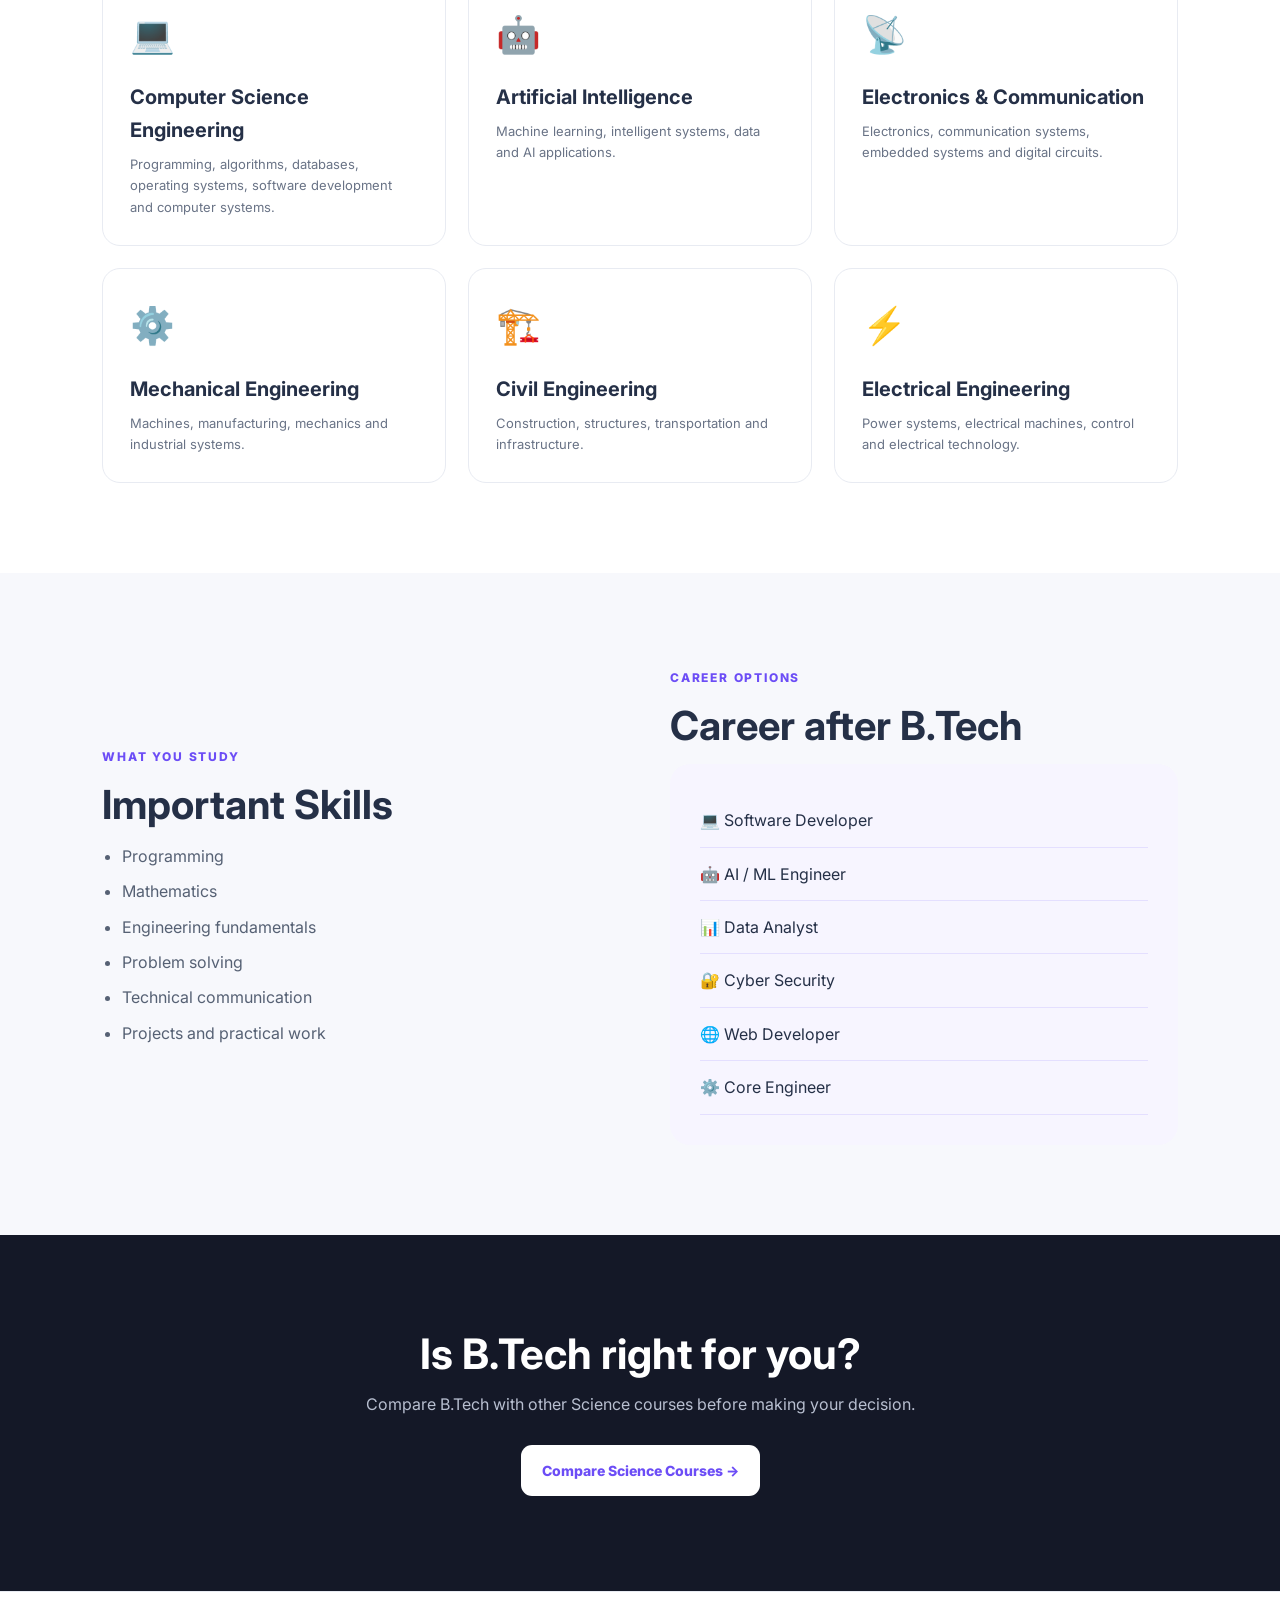
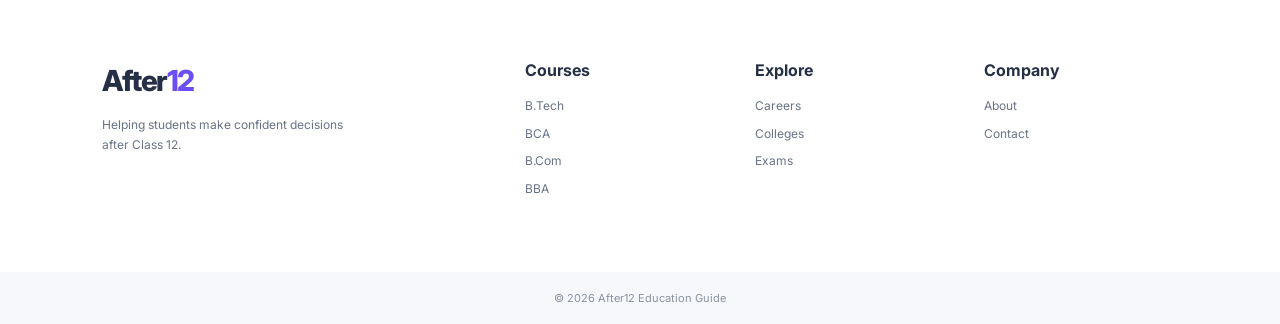
<file: btech.html>
<!DOCTYPE html>
<html lang="en">

<head>

    <meta charset="UTF-8">

    <meta name="viewport"
          content="width=device-width, initial-scale=1.0">

    <title>B.Tech After 12th - After12</title>

    <link rel="stylesheet"
          href="css/style.css">

</head>

<body>


<header class="navbar">

    <a href="index.html" class="logo">
        After<span>12</span>
    </a>

    <button class="menu-btn" id="menuBtn">
        ☰
    </button>

    <nav id="navMenu">

        <a href="index.html">Home</a>

        <a class="active"
           href="courses.html">
            Courses
        </a>

        <a href="careers.html">
            Careers
        </a>

        <a href="colleges.html">
            Colleges
        </a>

        <a href="exams.html">
            Exams
        </a>

        <a href="about.html">
            About
        </a>

        <a href="contact.html"
           class="nav-contact">
            Contact
        </a>

    </nav>

</header>


<section class="page-hero">

    <span class="eyebrow">
        💻 ENGINEERING
    </span>

    <h1>
        B.Tech / B.E.
    </h1>

    <p>
        Bachelor of Technology / Bachelor of Engineering
    </p>

</section>


<!-- ================= OVERVIEW ================= -->

<section class="section">

    <div class="course-detail">

        <div>

            <span class="eyebrow">
                COURSE OVERVIEW
            </span>

            <h2>
                What is B.Tech?
            </h2>

            <p>
                B.Tech is an undergraduate engineering and
                technology program for students interested in
                engineering, technology, problem solving and
                innovation.
            </p>

            <p>
                Students can choose different branches such as
                Computer Science, Information Technology,
                Electronics, Mechanical, Civil and Electrical
                Engineering.
            </p>

        </div>


        <div class="info-panel">

            <h3>
                Quick Information
            </h3>

            <div>
                <b>Duration</b>
                <span>Usually 4 years</span>
            </div>

            <div>
                <b>Level</b>
                <span>Undergraduate</span>
            </div>

            <div>
                <b>Stream</b>
                <span>Science</span>
            </div>

            <div>
                <b>Field</b>
                <span>Engineering & Technology</span>
            </div>

        </div>

    </div>

</section>


<!-- ================= ELIGIBILITY ================= -->

<section class="section soft">

    <div class="section-heading">

        <span>
            ELIGIBILITY
        </span>

        <h2>
            Who can choose B.Tech?
        </h2>

    </div>


    <div class="tips-grid">

        <div>

            <b>
                📚 Class 12
            </b>

            <p>
                Students generally need the relevant
                Class 12 subjects as specified by the
                institution.
            </p>

        </div>


        <div>

            <b>
                🧮 Mathematics
            </b>

            <p>
                Mathematics is commonly required for
                many engineering programs.
            </p>

        </div>


        <div>

            <b>
                🔬 Science
            </b>

            <p>
                Physics and other relevant science
                subjects are commonly part of eligibility.
            </p>

        </div>


        <div>

            <b>
                📝 Entrance
            </b>

            <p>
                Admission may involve entrance exams
                or institute-specific processes.
            </p>

        </div>

    </div>

</section>


<!-- ================= BRANCHES ================= -->

<section class="section">

    <div class="section-heading">

        <span>
            SPECIALIZATIONS
        </span>

        <h2>
            Popular B.Tech Branches
        </h2>

    </div>


    <div class="card-grid">


        <article class="course-card">

            <div class="big-icon">
                💻
            </div>

            <h3>
                Computer Science Engineering
            </h3>

            <p>
                Programming, algorithms, databases,
                operating systems, software development
                and computer systems.
            </p>

        </article>


        <article class="course-card">

            <div class="big-icon">
                🤖
            </div>

            <h3>
                Artificial Intelligence
            </h3>

            <p>
                Machine learning, intelligent systems,
                data and AI applications.
            </p>

        </article>


        <article class="course-card">

            <div class="big-icon">
                📡
            </div>

            <h3>
                Electronics & Communication
            </h3>

            <p>
                Electronics, communication systems,
                embedded systems and digital circuits.
            </p>

        </article>


        <article class="course-card">

            <div class="big-icon">
                ⚙️
            </div>

            <h3>
                Mechanical Engineering
            </h3>

            <p>
                Machines, manufacturing, mechanics
                and industrial systems.
            </p>

        </article>


        <article class="course-card">

            <div class="big-icon">
                🏗️
            </div>

            <h3>
                Civil Engineering
            </h3>

            <p>
                Construction, structures, transportation
                and infrastructure.
            </p>

        </article>


        <article class="course-card">

            <div class="big-icon">
                ⚡
            </div>

            <h3>
                Electrical Engineering
            </h3>

            <p>
                Power systems, electrical machines,
                control and electrical technology.
            </p>

        </article>

    </div>

</section>


<!-- ================= SUBJECTS ================= -->

<section class="section soft">

    <div class="split">

        <div>

            <span class="eyebrow">
                WHAT YOU STUDY
            </span>

            <h2>
                Important Skills
            </h2>

            <ul class="check-list">

                <li>
                    Programming
                </li>

                <li>
                    Mathematics
                </li>

                <li>
                    Engineering fundamentals
                </li>

                <li>
                    Problem solving
                </li>

                <li>
                    Technical communication
                </li>

                <li>
                    Projects and practical work
                </li>

            </ul>

        </div>


        <div>

            <span class="eyebrow">
                CAREER OPTIONS
            </span>

            <h2>
                Career after B.Tech
            </h2>

            <div class="info-panel">

                <div>
                    💻 Software Developer
                </div>

                <div>
                    🤖 AI / ML Engineer
                </div>

                <div>
                    📊 Data Analyst
                </div>

                <div>
                    🔐 Cyber Security
                </div>

                <div>
                    🌐 Web Developer
                </div>

                <div>
                    ⚙️ Core Engineer
                </div>

            </div>

        </div>

    </div>

</section>


<!-- ================= ACTION ================= -->

<section class="cta">

    <h2>
        Is B.Tech right for you?
    </h2>

    <p>
        Compare B.Tech with other Science courses
        before making your decision.
    </p>

    <a href="courses.html?stream=science"
       class="btn white">

        Compare Science Courses →

    </a>

</section>


<footer>

    <div>

        <a href="index.html"
           class="logo">
            After<span>12</span>
        </a>

        <p>
            Helping students make confident decisions
            after Class 12.
        </p>

    </div>


    <div>

        <h4>
            Courses
        </h4>

        <a href="btech.html">
            B.Tech
        </a>

        <a href="bca.html">
            BCA
        </a>

        <a href="bcom.html">
            B.Com
        </a>

        <a href="bba.html">
            BBA
        </a>

    </div>


    <div>

        <h4>
            Explore
        </h4>

        <a href="careers.html">
            Careers
        </a>

        <a href="colleges.html">
            Colleges
        </a>

        <a href="exams.html">
            Exams
        </a>

    </div>


    <div>

        <h4>
            Company
        </h4>

        <a href="about.html">
            About
        </a>

        <a href="contact.html">
            Contact
        </a>

    </div>

</footer>


<div class="copyright">
    © 2026 After12 Education Guide
</div>


<script src="js/script.js"></script>

</body>

</html>
</file>
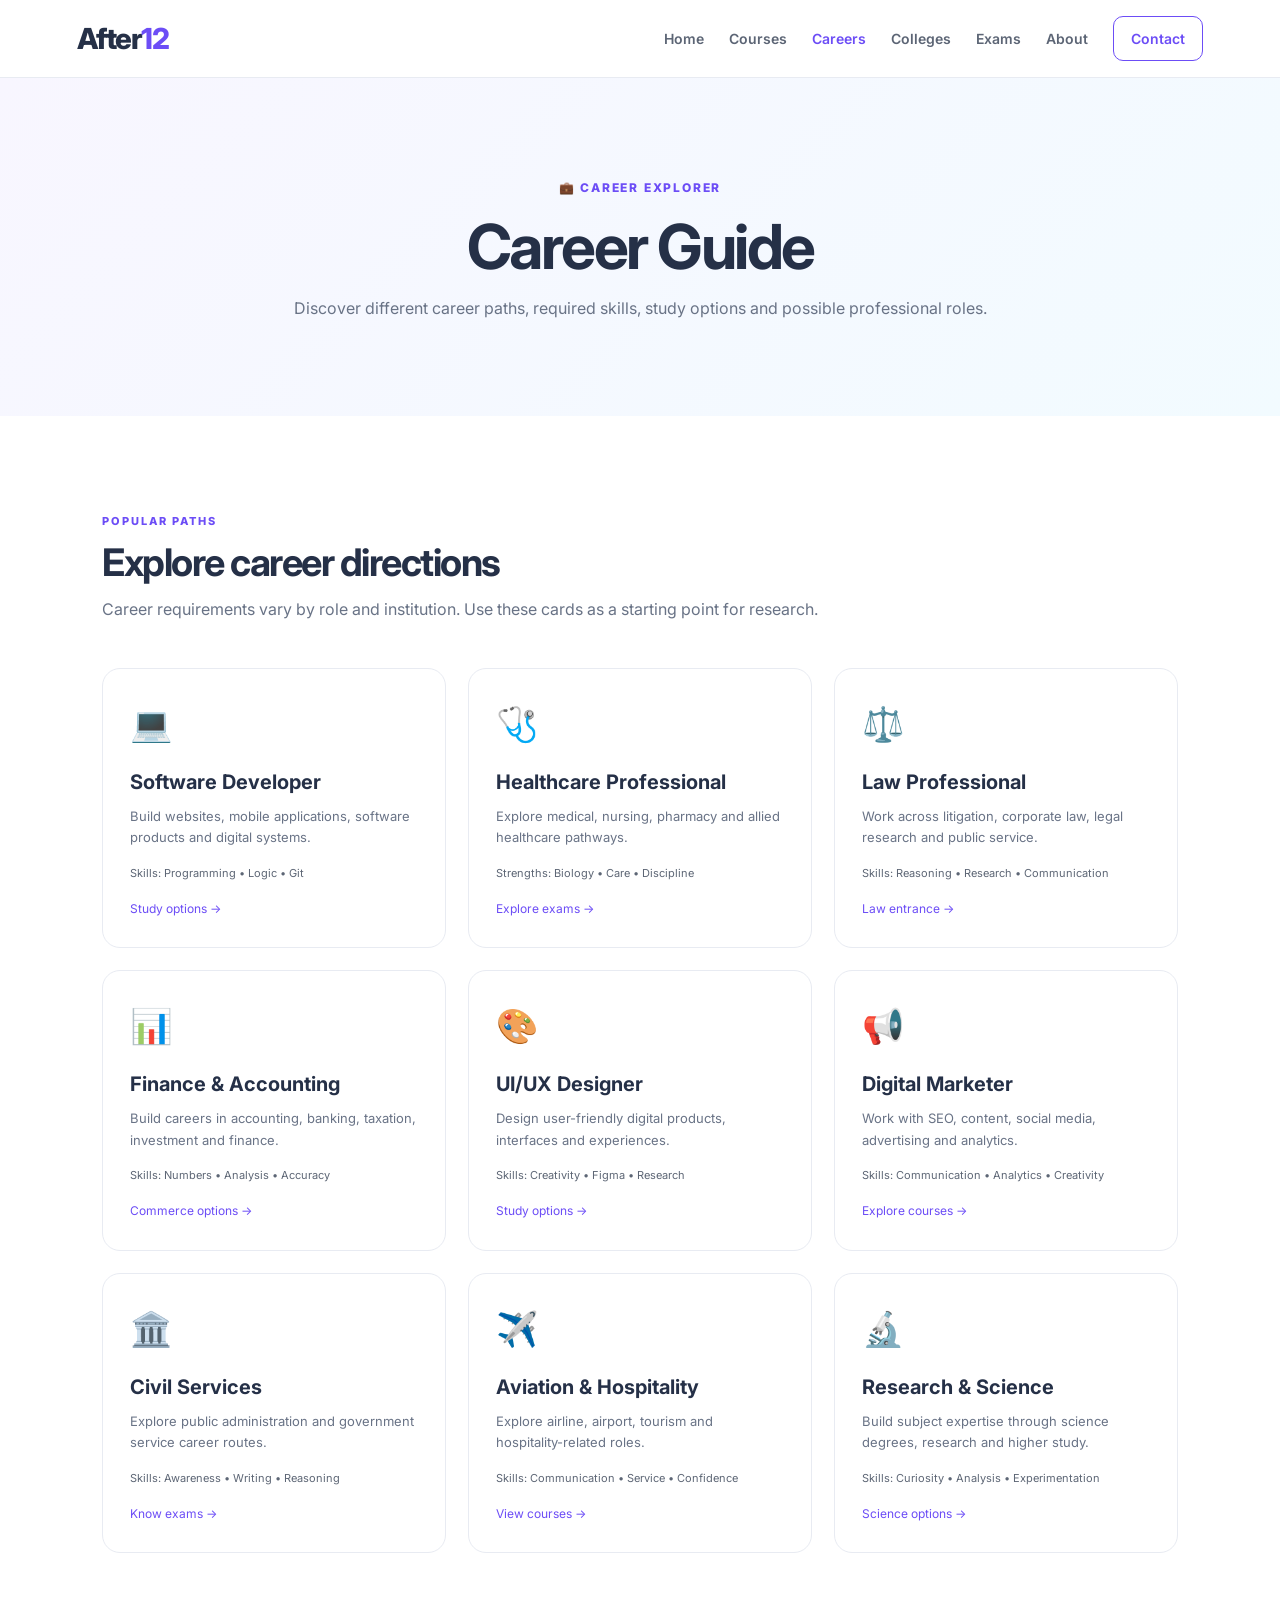
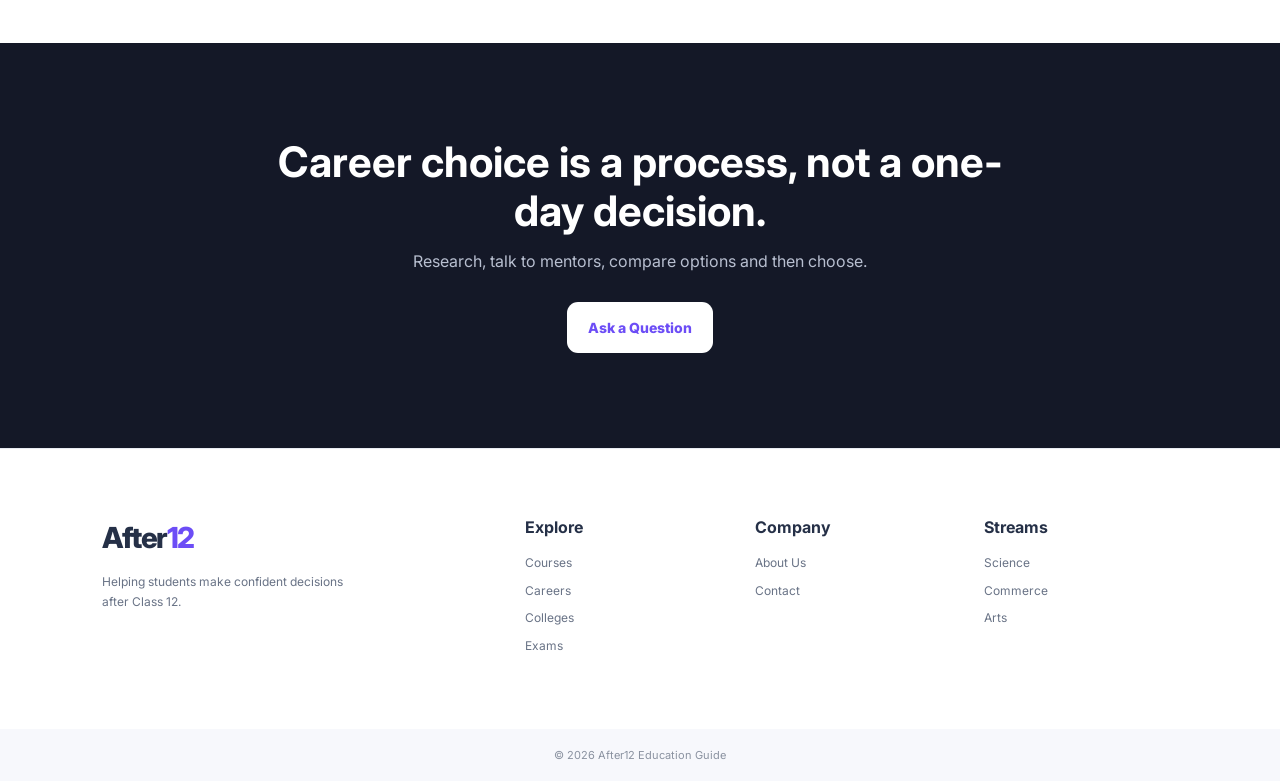
<file: careers.html>
<!DOCTYPE html>
<html lang="en">

<head>

<meta charset="UTF-8">

<meta name="viewport"
content="width=device-width, initial-scale=1.0">

<title>Career Guide - After12</title>

<link rel="stylesheet"
href="css/style.css">

</head>

<body>

<header class="navbar">

<a href="index.html" class="logo">
After<span>12</span>
</a>

<button class="menu-btn" id="menuBtn">
☰
</button>

<nav id="navMenu">

<a href="index.html">Home</a>

<a href="courses.html">
Courses
</a>

<a class="active"
href="careers.html">
Careers
</a>

<a href="colleges.html">
Colleges
</a>

<a href="exams.html">
Exams
</a>

<a href="about.html">
About
</a>

<a href="contact.html"
class="nav-contact">
Contact
</a>

</nav>

</header>


<section class="page-hero">

<span class="eyebrow">
💼 CAREER EXPLORER
</span>

<h1>
Career Guide
</h1>

<p>
Discover different career paths, required skills,
study options and possible professional roles.
</p>

</section>


<section class="section">

<div class="section-heading left">

<span>
POPULAR PATHS
</span>

<h2>
Explore career directions
</h2>

<p>
Career requirements vary by role and institution.
Use these cards as a starting point for research.
</p>

</div>


<div class="card-grid career-grid">


<article class="career-card">

<span>💻</span>

<h3>
Software Developer
</h3>

<p>
Build websites, mobile applications, software
products and digital systems.
</p>

<div class="meta">
Skills: Programming • Logic • Git
</div>

<a href="courses.html">
Study options →
</a>

</article>


<article class="career-card">

<span>🩺</span>

<h3>
Healthcare Professional
</h3>

<p>
Explore medical, nursing, pharmacy and allied
healthcare pathways.
</p>

<div class="meta">
Strengths: Biology • Care • Discipline
</div>

<a href="exams.html">
Explore exams →
</a>

</article>


<article class="career-card">

<span>⚖️</span>

<h3>
Law Professional
</h3>

<p>
Work across litigation, corporate law, legal
research and public service.
</p>

<div class="meta">
Skills: Reasoning • Research • Communication
</div>

<a href="exams.html">
Law entrance →
</a>

</article>


<article class="career-card">

<span>📊</span>

<h3>
Finance & Accounting
</h3>

<p>
Build careers in accounting, banking, taxation,
investment and finance.
</p>

<div class="meta">
Skills: Numbers • Analysis • Accuracy
</div>

<a href="courses.html?stream=commerce">
Commerce options →
</a>

</article>


<article class="career-card">

<span>🎨</span>

<h3>
UI/UX Designer
</h3>

<p>
Design user-friendly digital products,
interfaces and experiences.
</p>

<div class="meta">
Skills: Creativity • Figma • Research
</div>

<a href="courses.html">
Study options →
</a>

</article>


<article class="career-card">

<span>📢</span>

<h3>
Digital Marketer
</h3>

<p>
Work with SEO, content, social media,
advertising and analytics.
</p>

<div class="meta">
Skills: Communication • Analytics • Creativity
</div>

<a href="courses.html">
Explore courses →
</a>

</article>


<article class="career-card">

<span>🏛️</span>

<h3>
Civil Services
</h3>

<p>
Explore public administration and government
service career routes.
</p>

<div class="meta">
Skills: Awareness • Writing • Reasoning
</div>

<a href="exams.html">
Know exams →
</a>

</article>


<article class="career-card">

<span>✈️</span>

<h3>
Aviation & Hospitality
</h3>

<p>
Explore airline, airport, tourism and
hospitality-related roles.
</p>

<div class="meta">
Skills: Communication • Service • Confidence
</div>

<a href="courses.html">
View courses →
</a>

</article>


<article class="career-card">

<span>🔬</span>

<h3>
Research & Science
</h3>

<p>
Build subject expertise through science
degrees, research and higher study.
</p>

<div class="meta">
Skills: Curiosity • Analysis • Experimentation
</div>

<a href="courses.html?stream=science">
Science options →
</a>

</article>


</div>

</section>


<section class="cta">

<h2>
Career choice is a process,
not a one-day decision.
</h2>

<p>
Research, talk to mentors, compare options
and then choose.
</p>

<a href="contact.html"
class="btn white">
Ask a Question
</a>

</section>


<footer>

<div>

<a href="index.html"
class="logo">
After<span>12</span>
</a>

<p>
Helping students make confident decisions
after Class 12.
</p>

</div>


<div>

<h4>Explore</h4>

<a href="courses.html">Courses</a>
<a href="careers.html">Careers</a>
<a href="colleges.html">Colleges</a>
<a href="exams.html">Exams</a>

</div>


<div>

<h4>Company</h4>

<a href="about.html">About Us</a>
<a href="contact.html">Contact</a>

</div>


<div>

<h4>Streams</h4>

<a href="courses.html?stream=science">
Science
</a>

<a href="courses.html?stream=commerce">
Commerce
</a>

<a href="courses.html?stream=arts">
Arts
</a>

</div>

</footer>


<div class="copyright">
© 2026 After12 Education Guide
</div>


<script src="js/script.js"></script>

</body>
</html>
</file>
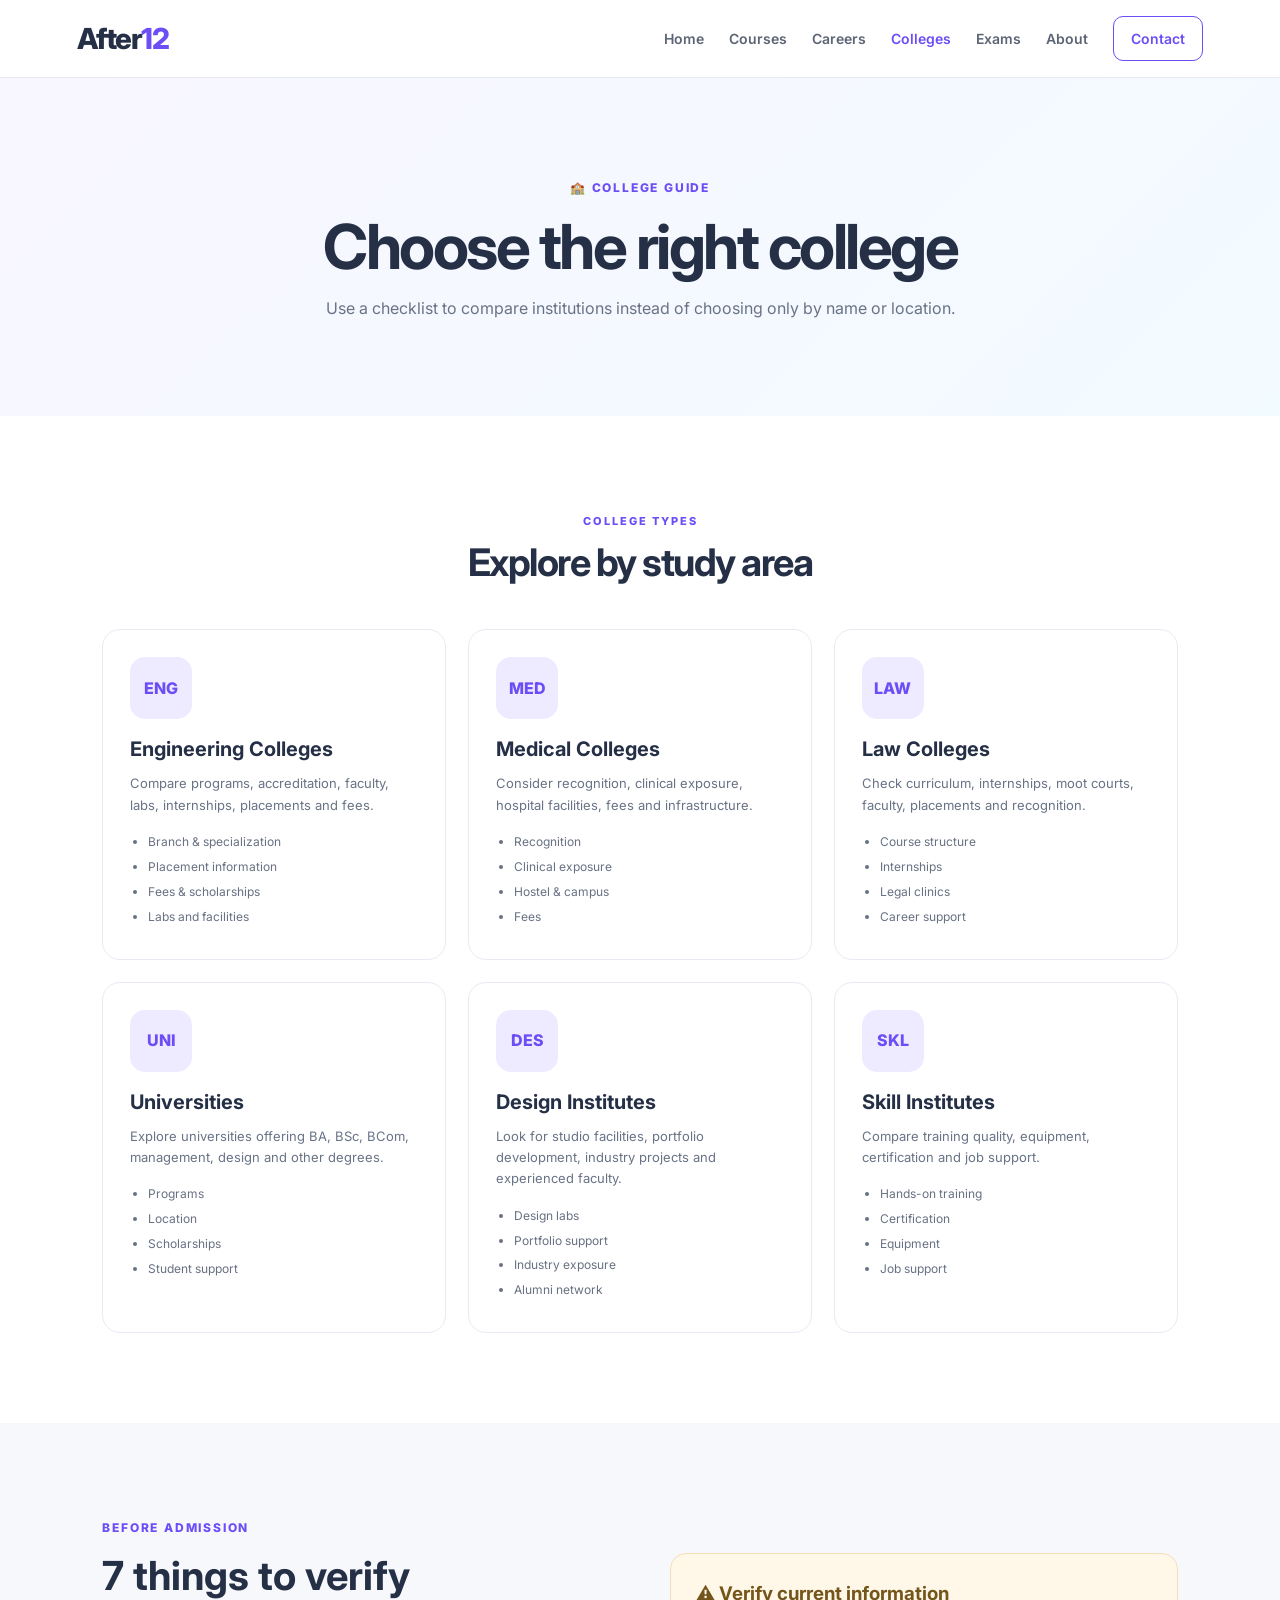
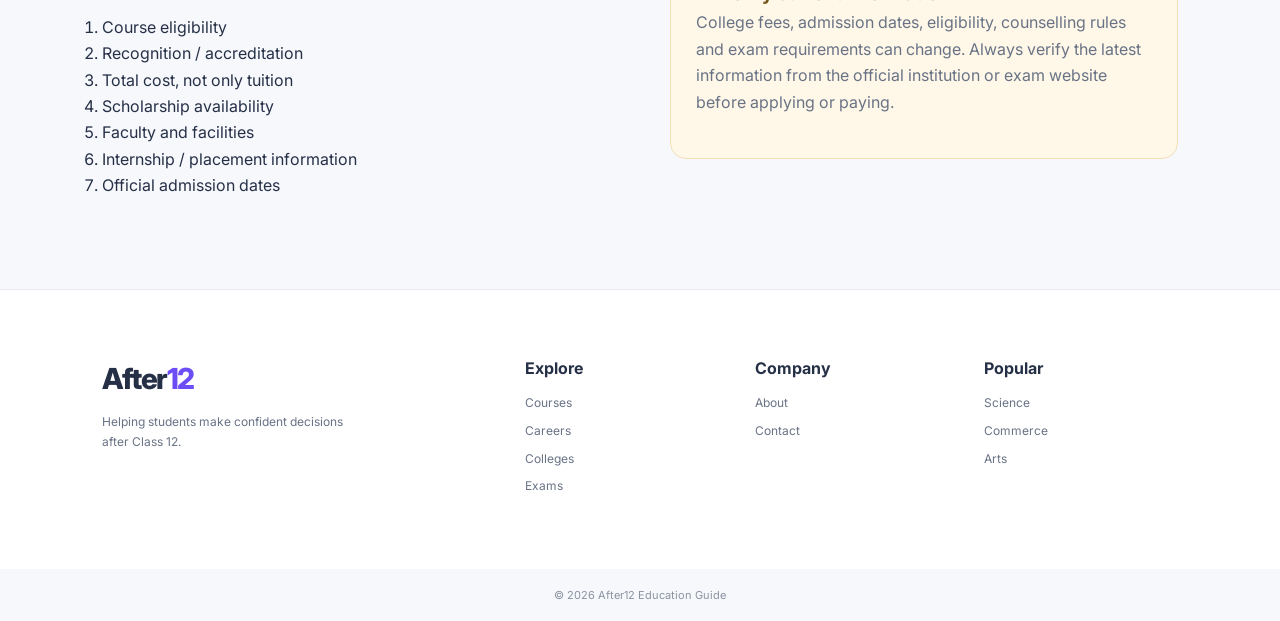
<file: colleges.html>
<!DOCTYPE html>
<html lang="en">

<head>

<meta charset="UTF-8">

<meta name="viewport"
content="width=device-width, initial-scale=1.0">

<title>College Guide - After12</title>

<link rel="stylesheet"
href="css/style.css">

</head>

<body>

<header class="navbar">

<a href="index.html" class="logo">
After<span>12</span>
</a>

<button class="menu-btn" id="menuBtn">
☰
</button>

<nav id="navMenu">

<a href="index.html">Home</a>

<a href="courses.html">
Courses
</a>

<a href="careers.html">
Careers
</a>

<a class="active"
href="colleges.html">
Colleges
</a>

<a href="exams.html">
Exams
</a>

<a href="about.html">
About
</a>

<a href="contact.html"
class="nav-contact">
Contact
</a>

</nav>

</header>


<section class="page-hero">

<span class="eyebrow">
🏫 COLLEGE GUIDE
</span>

<h1>
Choose the right college
</h1>

<p>
Use a checklist to compare institutions instead
of choosing only by name or location.
</p>

</section>


<section class="section">

<div class="section-heading">

<span>
COLLEGE TYPES
</span>

<h2>
Explore by study area
</h2>

</div>


<div class="card-grid">


<article class="college-card">

<div class="college-badge">
ENG
</div>

<h3>
Engineering Colleges
</h3>

<p>
Compare programs, accreditation, faculty,
labs, internships, placements and fees.
</p>

<ul>

<li>
Branch & specialization
</li>

<li>
Placement information
</li>

<li>
Fees & scholarships
</li>

<li>
Labs and facilities
</li>

</ul>

</article>


<article class="college-card">

<div class="college-badge">
MED
</div>

<h3>
Medical Colleges
</h3>

<p>
Consider recognition, clinical exposure,
hospital facilities, fees and infrastructure.
</p>

<ul>

<li>Recognition</li>

<li>Clinical exposure</li>

<li>Hostel & campus</li>

<li>Fees</li>

</ul>

</article>


<article class="college-card">

<div class="college-badge">
LAW
</div>

<h3>
Law Colleges
</h3>

<p>
Check curriculum, internships, moot courts,
faculty, placements and recognition.
</p>

<ul>

<li>Course structure</li>

<li>Internships</li>

<li>Legal clinics</li>

<li>Career support</li>

</ul>

</article>


<article class="college-card">

<div class="college-badge">
UNI
</div>

<h3>
Universities
</h3>

<p>
Explore universities offering BA, BSc, BCom,
management, design and other degrees.
</p>

<ul>

<li>Programs</li>

<li>Location</li>

<li>Scholarships</li>

<li>Student support</li>

</ul>

</article>


<article class="college-card">

<div class="college-badge">
DES
</div>

<h3>
Design Institutes
</h3>

<p>
Look for studio facilities, portfolio development,
industry projects and experienced faculty.
</p>

<ul>

<li>Design labs</li>

<li>Portfolio support</li>

<li>Industry exposure</li>

<li>Alumni network</li>

</ul>

</article>


<article class="college-card">

<div class="college-badge">
SKL
</div>

<h3>
Skill Institutes
</h3>

<p>
Compare training quality, equipment,
certification and job support.
</p>

<ul>

<li>Hands-on training</li>

<li>Certification</li>

<li>Equipment</li>

<li>Job support</li>

</ul>

</article>


</div>

</section>


<section class="section soft">

<div class="split">

<div>

<span class="eyebrow">
BEFORE ADMISSION
</span>

<h2>
7 things to verify
</h2>

<ol class="number-list">

<li>
Course eligibility
</li>

<li>
Recognition / accreditation
</li>

<li>
Total cost, not only tuition
</li>

<li>
Scholarship availability
</li>

<li>
Faculty and facilities
</li>

<li>
Internship / placement information
</li>

<li>
Official admission dates
</li>

</ol>

</div>


<div class="warning">

<h3>
⚠️ Verify current information
</h3>

<p>
College fees, admission dates, eligibility,
counselling rules and exam requirements can
change. Always verify the latest information
from the official institution or exam website
before applying or paying.
</p>

</div>

</div>

</section>


<footer>

<div>

<a href="index.html"
class="logo">
After<span>12</span>
</a>

<p>
Helping students make confident decisions
after Class 12.
</p>

</div>


<div>

<h4>Explore</h4>

<a href="courses.html">Courses</a>

<a href="careers.html">Careers</a>

<a href="colleges.html">Colleges</a>

<a href="exams.html">Exams</a>

</div>


<div>

<h4>Company</h4>

<a href="about.html">About</a>

<a href="contact.html">Contact</a>

</div>


<div>

<h4>Popular</h4>

<a href="courses.html?stream=science">
Science
</a>

<a href="courses.html?stream=commerce">
Commerce
</a>

<a href="courses.html?stream=arts">
Arts
</a>

</div>

</footer>


<div class="copyright">
© 2026 After12 Education Guide
</div>


<script src="js/script.js"></script>

</body>
</html>
</file>
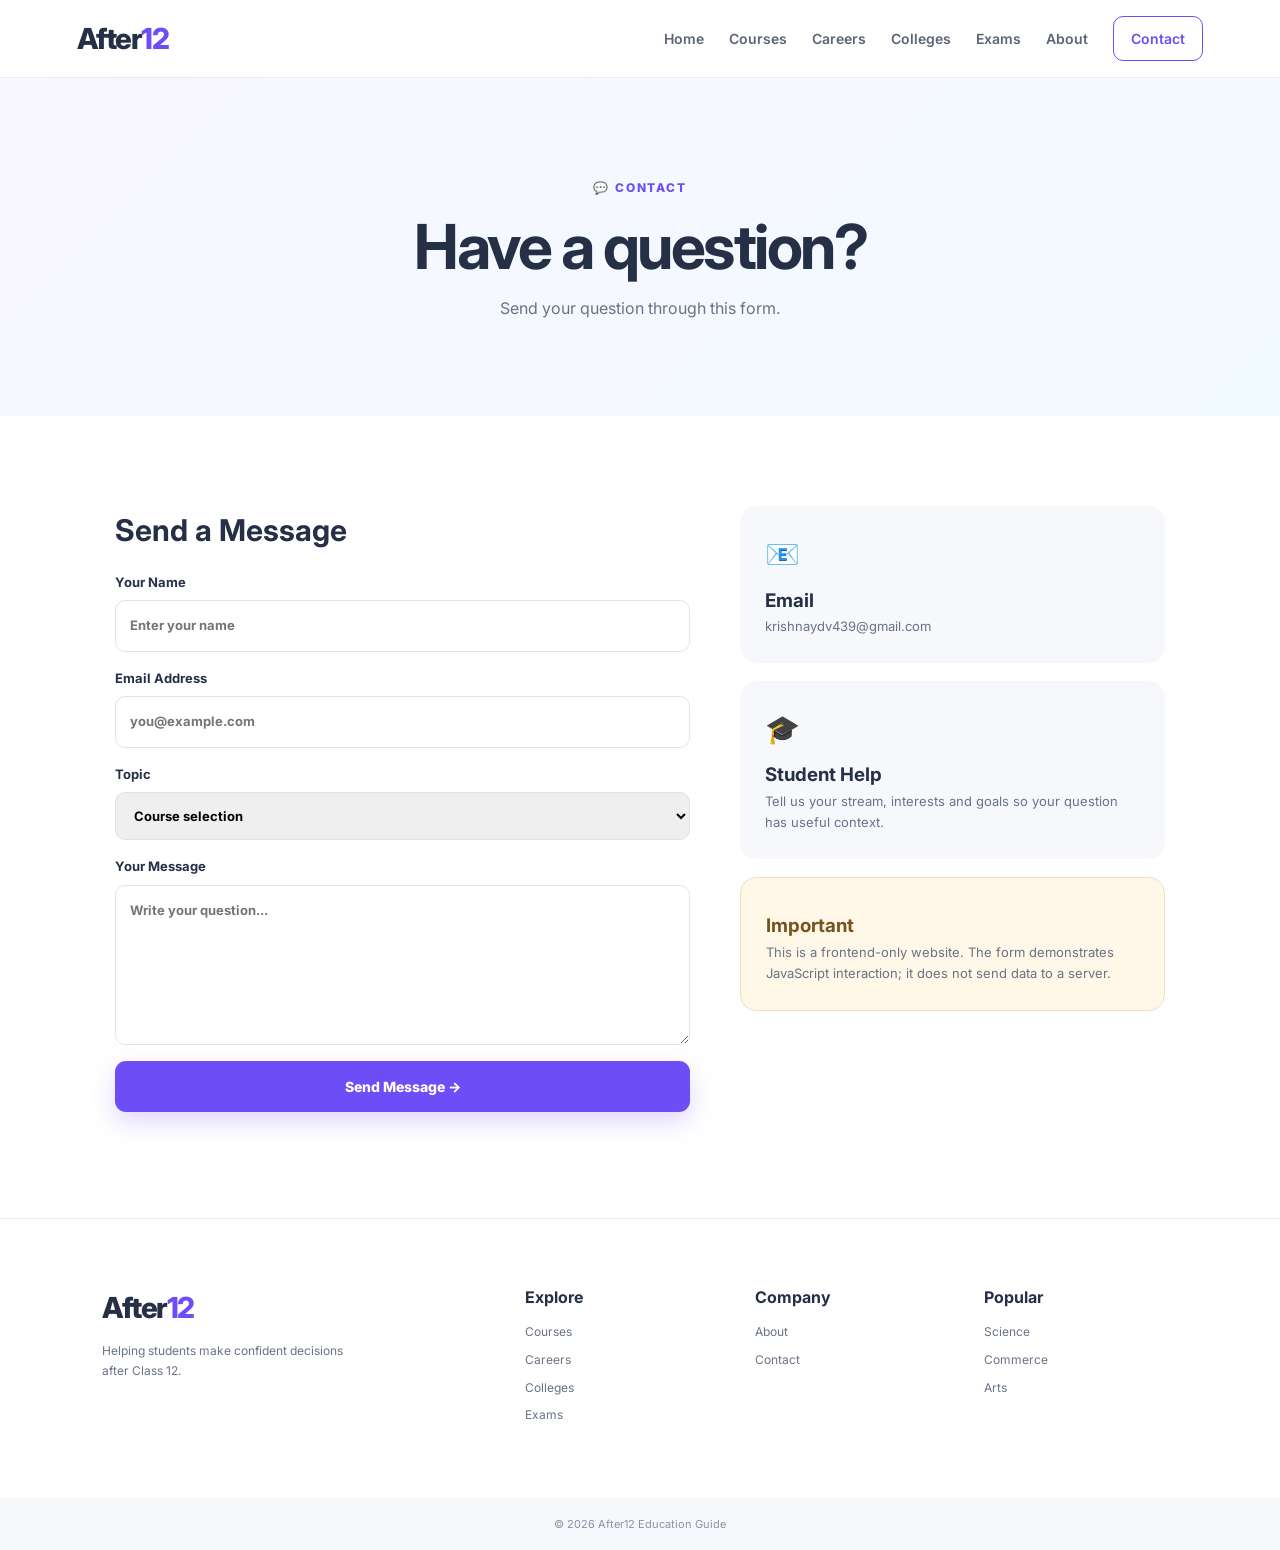
<file: contact.html>
<!DOCTYPE html>
<html lang="en">

<head>

<meta charset="UTF-8">

<meta name="viewport"
content="width=device-width, initial-scale=1.0">

<title>Contact - After12</title>

<link rel="stylesheet"
href="css/style.css">

</head>

<body>

<header class="navbar">

<a href="index.html" class="logo">
After<span>12</span>
</a>

<button class="menu-btn" id="menuBtn">
☰
</button>

<nav id="navMenu">

<a href="index.html">
Home
</a>

<a href="courses.html">
Courses
</a>

<a href="careers.html">
Careers
</a>

<a href="colleges.html">
Colleges
</a>

<a href="exams.html">
Exams
</a>

<a href="about.html">
About
</a>

<a class="active nav-contact"
href="contact.html">
Contact
</a>

</nav>

</header>


<section class="page-hero">

<span class="eyebrow">
💬 CONTACT
</span>

<h1>
Have a question?
</h1>

<p>
Send your question through this form.
</p>

</section>


<section class="section">

<div class="contact-layout">


<form id="contactForm"
class="contact-form">

<h2>
Send a Message
</h2>


<label>

Your Name

<input
id="name"
type="text"
required
placeholder="Enter your name">

</label>


<label>

Email Address

<input
id="email"
type="email"
required
placeholder="you@example.com">

</label>


<label>

Topic

<select id="topic">

<option>
Course selection
</option>

<option>
Career guidance
</option>

<option>
College selection
</option>

<option>
Entrance exams
</option>

<option>
Other
</option>

</select>

</label>


<label>

Your Message

<textarea
id="message"
required
placeholder="Write your question..."></textarea>

</label>


<button
class="btn primary"
type="submit">

Send Message →

</button>


<p id="formMsg"></p>

</form>


<div class="contact-side">


<div>

<span>📧</span>

<h3>
Email
</h3>

<p>
krishnaydv439@gmail.com
</p>

</div>


<div>

<span>🎓</span>

<h3>
Student Help
</h3>

<p>
Tell us your stream, interests and goals
so your question has useful context.
</p>

</div>


<div class="warning">

<h3>
Important
</h3>

<p>
This is a frontend-only website.
The form demonstrates JavaScript interaction;
it does not send data to a server.
</p>

</div>


</div>

</div>

</section>


<footer>

<div>

<a href="index.html"
class="logo">
After<span>12</span>
</a>

<p>
Helping students make confident decisions
after Class 12.
</p>

</div>


<div>

<h4>Explore</h4>

<a href="courses.html">Courses</a>

<a href="careers.html">Careers</a>

<a href="colleges.html">Colleges</a>

<a href="exams.html">Exams</a>

</div>


<div>

<h4>Company</h4>

<a href="about.html">About</a>

<a href="contact.html">Contact</a>

</div>


<div>

<h4>Popular</h4>

<a href="courses.html?stream=science">
Science
</a>

<a href="courses.html?stream=commerce">
Commerce
</a>

<a href="courses.html?stream=arts">
Arts
</a>

</div>

</footer>


<div class="copyright">
© 2026 After12 Education Guide
</div>


<script src="js/script.js"></script>

<script src="js/contact.js"></script>

</body>
</html>
</file>
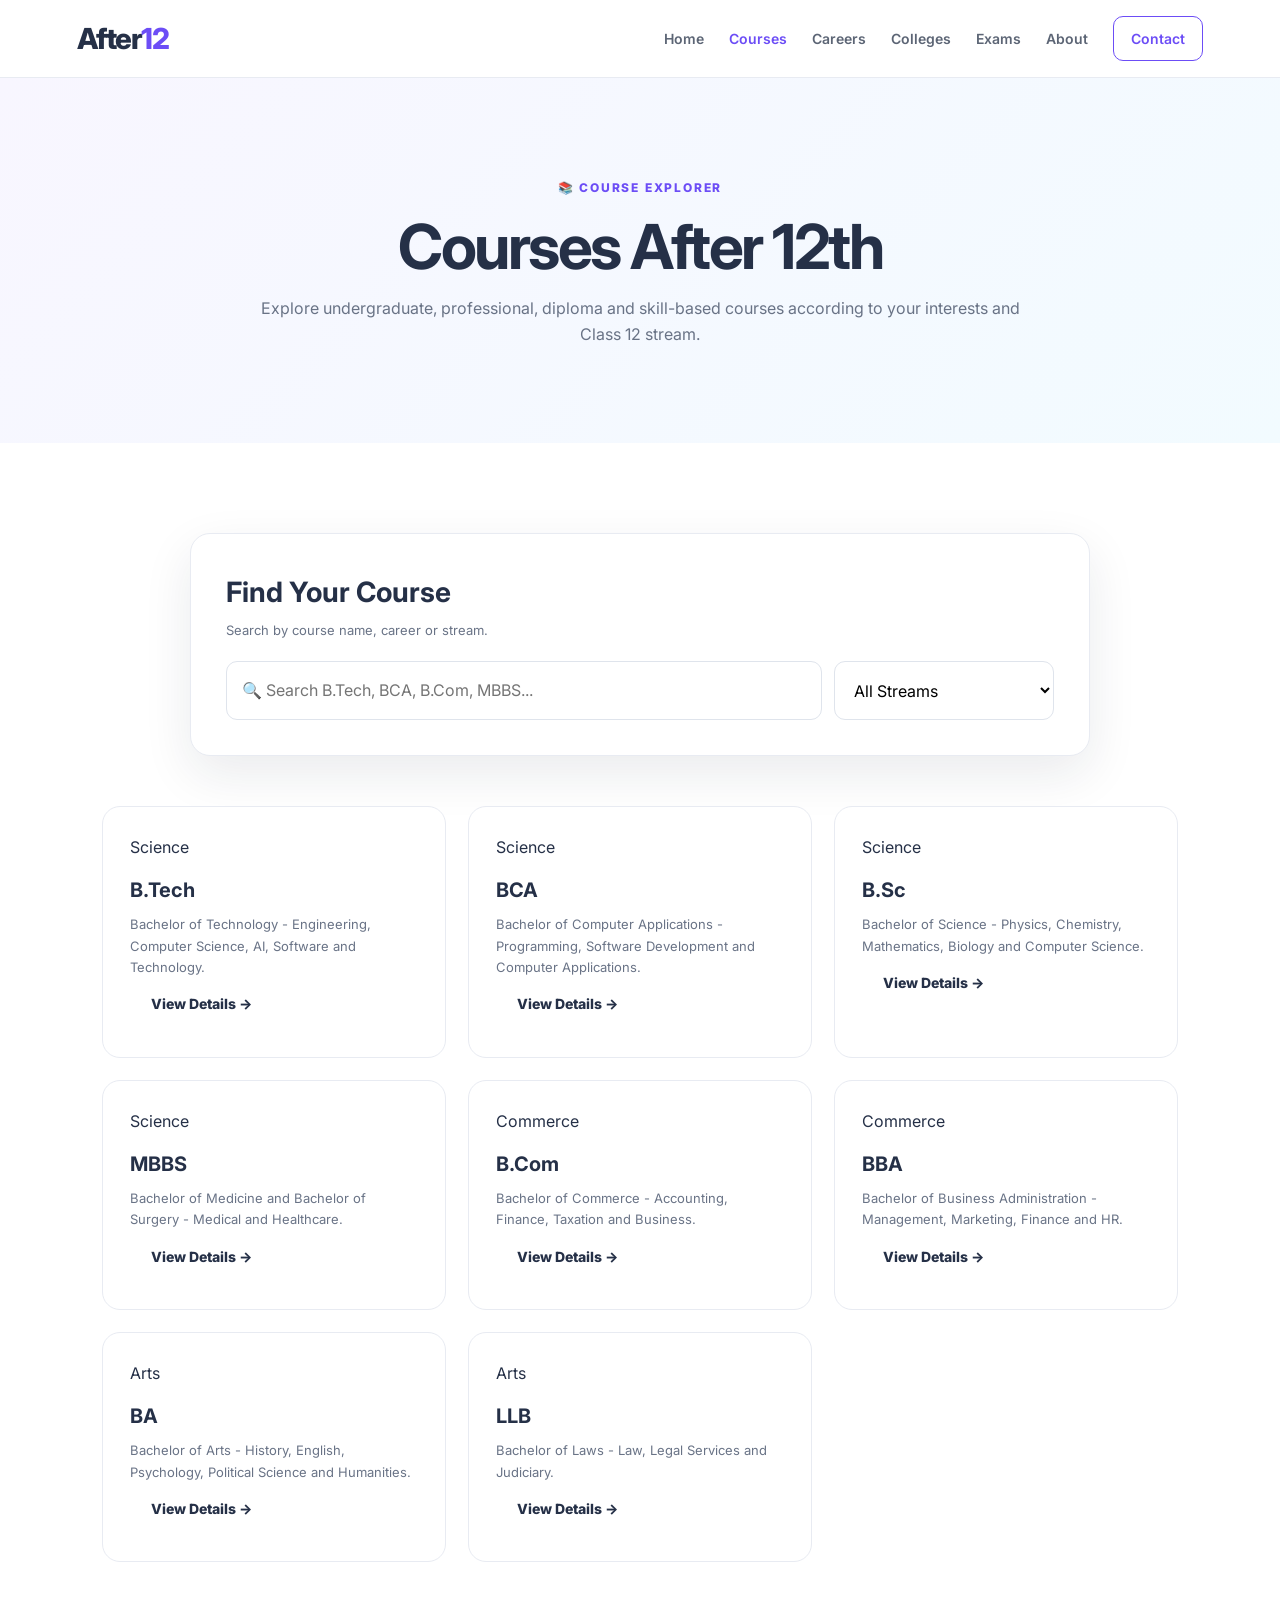
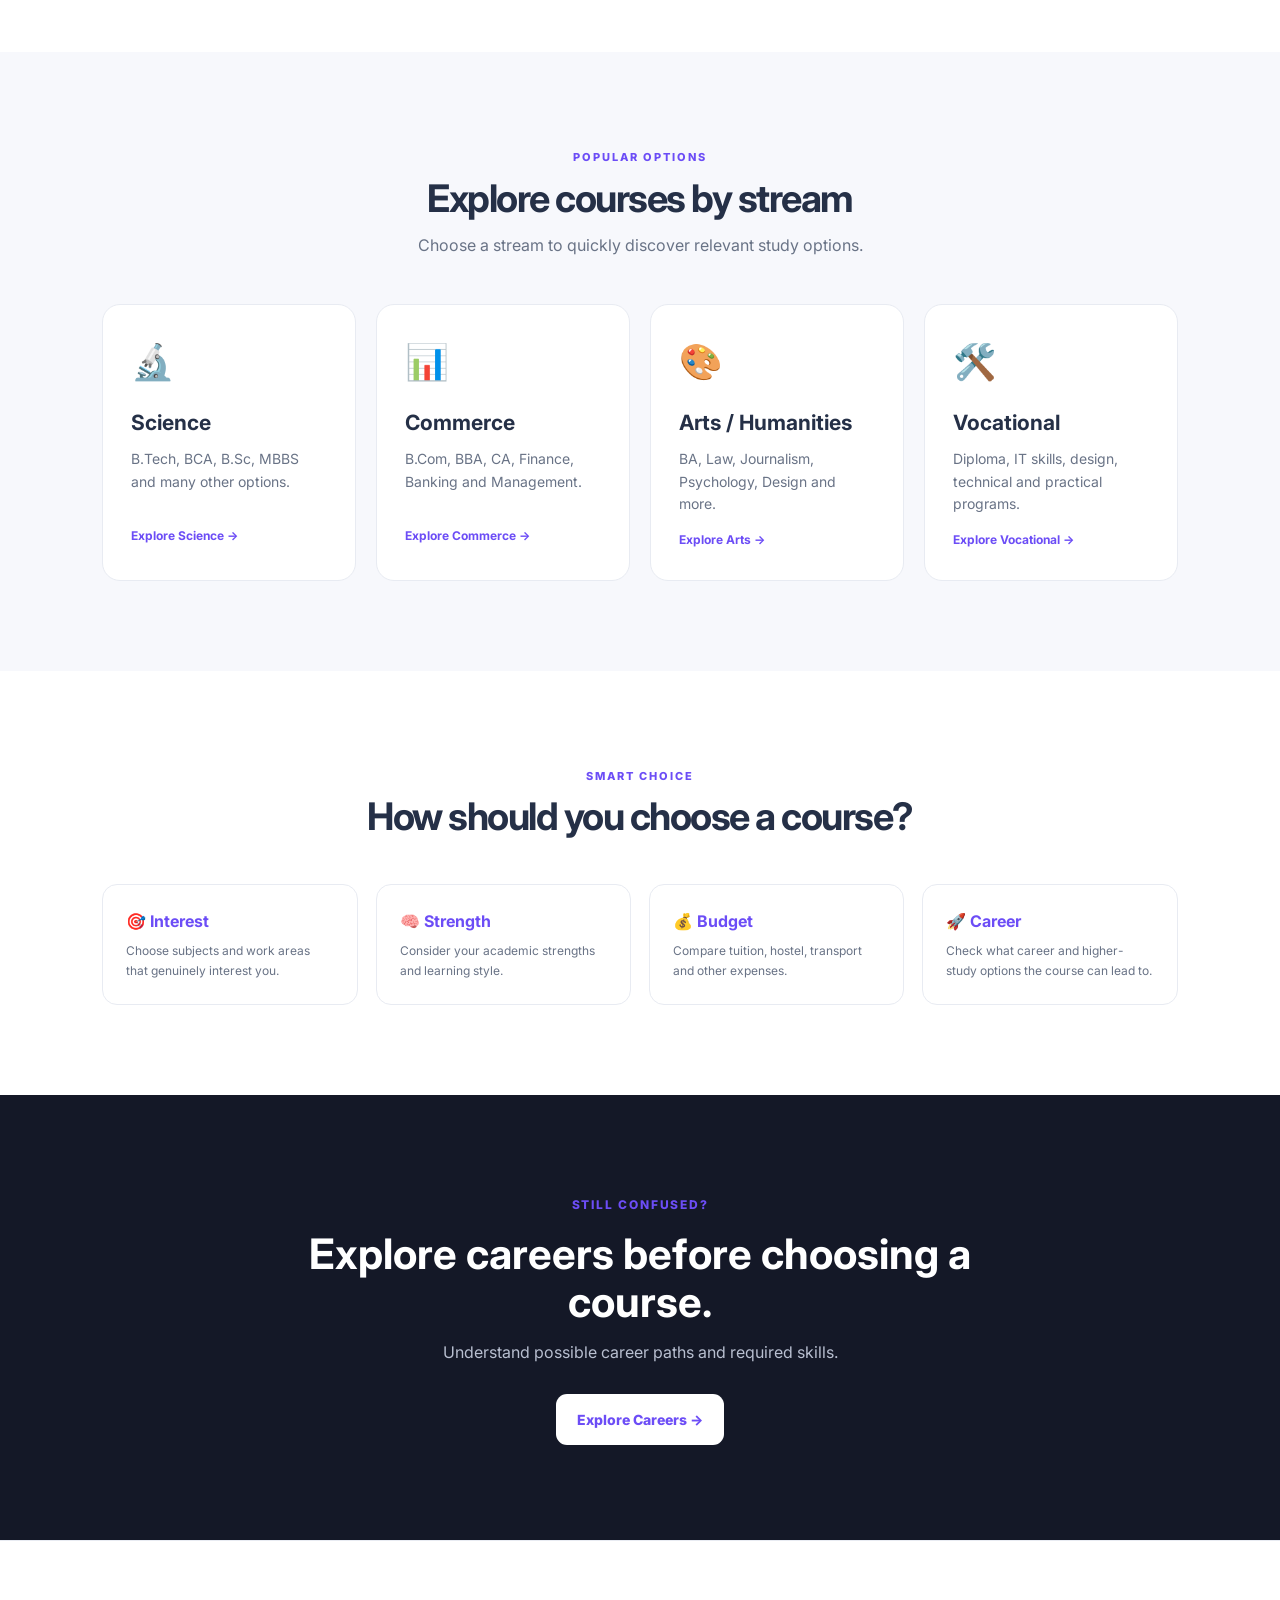
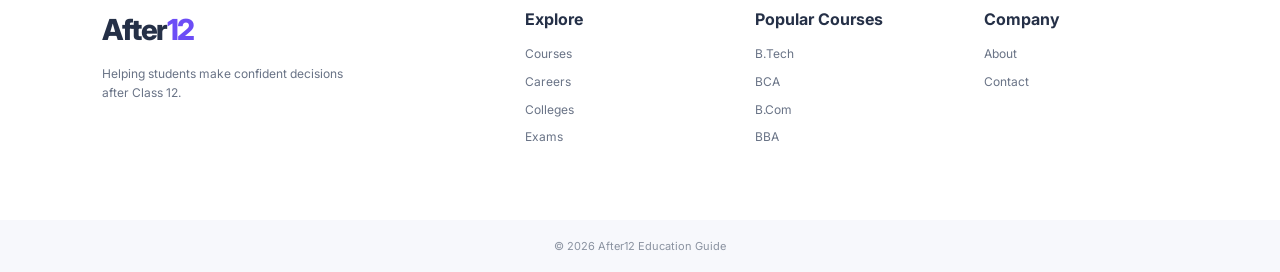
<file: courses.html>
<!DOCTYPE html>
<html lang="en">

<head>
    <meta charset="UTF-8">
    <meta name="viewport" content="width=device-width, initial-scale=1.0">

    <title>Courses After 12th - After12</title>

    <link rel="stylesheet" href="css/style.css">
</head>

<body>

<!-- ================= NAVBAR ================= -->

<header class="navbar">

    <a href="index.html" class="logo">
        After<span>12</span>
    </a>

    <button class="menu-btn" id="menuBtn">
        ☰
    </button>

    <nav id="navMenu">

        <a href="index.html">Home</a>

        <a class="active" href="courses.html">
            Courses
        </a>

        <a href="careers.html">
            Careers
        </a>

        <a href="colleges.html">
            Colleges
        </a>

        <a href="exams.html">
            Exams
        </a>

        <a href="about.html">
            About
        </a>

        <a href="contact.html" class="nav-contact">
            Contact
        </a>

    </nav>

</header>


<!-- ================= PAGE HERO ================= -->

<section class="page-hero">

    <span class="eyebrow">
        📚 COURSE EXPLORER
    </span>

    <h1>
        Courses After 12th
    </h1>

    <p>
        Explore undergraduate, professional, diploma and
        skill-based courses according to your interests
        and Class 12 stream.
    </p>

</section>


<!-- ================= SEARCH ================= -->

<section class="section">

    <div class="course-search-box">

        <h2>
            Find Your Course
        </h2>

        <p>
            Search by course name, career or stream.
        </p>

        <div class="search-area">

            <input
                type="search"
                id="courseSearch"
                placeholder="🔍 Search B.Tech, BCA, B.Com, MBBS..."
                autocomplete="off"
            >

            <select id="streamFilter">

                <option value="all">
                    All Streams
                </option>

                <option value="Science">
                    Science
                </option>

                <option value="Commerce">
                    Commerce
                </option>

                <option value="Arts">
                    Arts / Humanities
                </option>

                <option value="Vocational">
                    Vocational
                </option>

            </select>

        </div>

    </div>


    <!-- SEARCH SUGGESTIONS -->

    <div id="searchSuggestions"
         class="search-suggestions">
    </div>


    <!-- COURSE GRID -->

    <div id="courseGrid"
         class="card-grid course-result-grid">
    </div>

</section>


<!-- ================= POPULAR COURSES ================= -->

<section class="section soft">

    <div class="section-heading">

        <span>
            POPULAR OPTIONS
        </span>

        <h2>
            Explore courses by stream
        </h2>

        <p>
            Choose a stream to quickly discover
            relevant study options.
        </p>

    </div>


    <div class="stream-grid">

        <a href="courses.html?stream=science"
           class="stream-card">

            <span>🔬</span>

            <h3>
                Science
            </h3>

            <p>
                B.Tech, BCA, B.Sc, MBBS and
                many other options.
            </p>

            <b>
                Explore Science →
            </b>

        </a>


        <a href="courses.html?stream=commerce"
           class="stream-card">

            <span>📊</span>

            <h3>
                Commerce
            </h3>

            <p>
                B.Com, BBA, CA, Finance,
                Banking and Management.
            </p>

            <b>
                Explore Commerce →
            </b>

        </a>


        <a href="courses.html?stream=arts"
           class="stream-card">

            <span>🎨</span>

            <h3>
                Arts / Humanities
            </h3>

            <p>
                BA, Law, Journalism, Psychology,
                Design and more.
            </p>

            <b>
                Explore Arts →
            </b>

        </a>


        <a href="courses.html?stream=vocational"
           class="stream-card">

            <span>🛠️</span>

            <h3>
                Vocational
            </h3>

            <p>
                Diploma, IT skills, design,
                technical and practical programs.
            </p>

            <b>
                Explore Vocational →
            </b>

        </a>

    </div>

</section>


<!-- ================= HOW TO CHOOSE ================= -->

<section class="section">

    <div class="section-heading">

        <span>
            SMART CHOICE
        </span>

        <h2>
            How should you choose a course?
        </h2>

    </div>


    <div class="tips-grid">

        <div>

            <b>
                🎯 Interest
            </b>

            <p>
                Choose subjects and work areas
                that genuinely interest you.
            </p>

        </div>


        <div>

            <b>
                🧠 Strength
            </b>

            <p>
                Consider your academic strengths
                and learning style.
            </p>

        </div>


        <div>

            <b>
                💰 Budget
            </b>

            <p>
                Compare tuition, hostel,
                transport and other expenses.
            </p>

        </div>


        <div>

            <b>
                🚀 Career
            </b>

            <p>
                Check what career and higher-study
                options the course can lead to.
            </p>

        </div>

    </div>

</section>


<!-- ================= CTA ================= -->

<section class="cta">

    <span class="eyebrow">
        STILL CONFUSED?
    </span>

    <h2>
        Explore careers before choosing a course.
    </h2>

    <p>
        Understand possible career paths and required skills.
    </p>

    <a href="careers.html"
       class="btn white">

        Explore Careers →

    </a>

</section>


<!-- ================= FOOTER ================= -->

<footer>

    <div>

        <a href="index.html"
           class="logo">

            After<span>12</span>

        </a>

        <p>
            Helping students make confident decisions
            after Class 12.
        </p>

    </div>


    <div>

        <h4>
            Explore
        </h4>

        <a href="courses.html">
            Courses
        </a>

        <a href="careers.html">
            Careers
        </a>

        <a href="colleges.html">
            Colleges
        </a>

        <a href="exams.html">
            Exams
        </a>

    </div>


    <div>

        <h4>
            Popular Courses
        </h4>

        <a href="btech.html">
            B.Tech
        </a>

        <a href="bca.html">
            BCA
        </a>

        <a href="bcom.html">
            B.Com
        </a>

        <a href="bba.html">
            BBA
        </a>

    </div>


    <div>

        <h4>
            Company
        </h4>

        <a href="about.html">
            About
        </a>

        <a href="contact.html">
            Contact
        </a>

    </div>

</footer>


<div class="copyright">
    © 2026 After12 Education Guide
</div>


<script src="js/script.js"></script>
<script src="js/courses.js"></script>

</body>

</html>
</file>
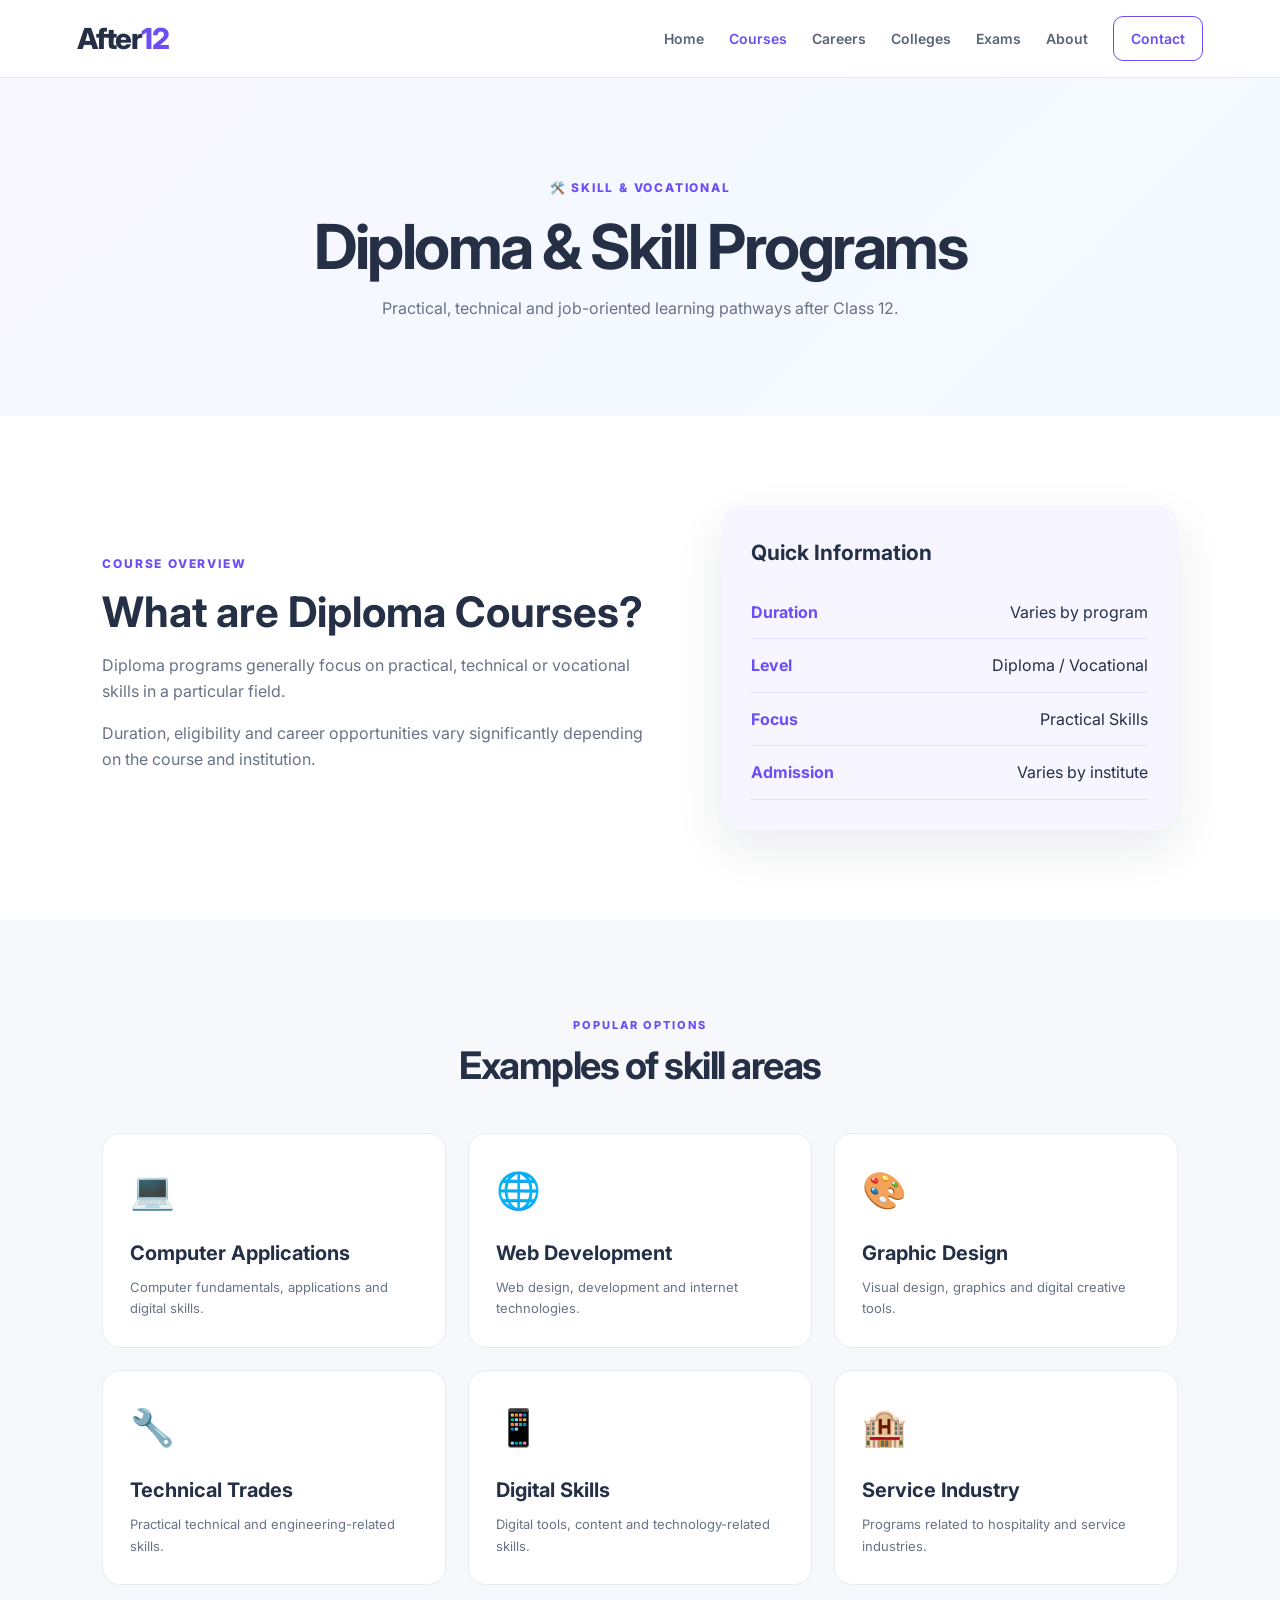
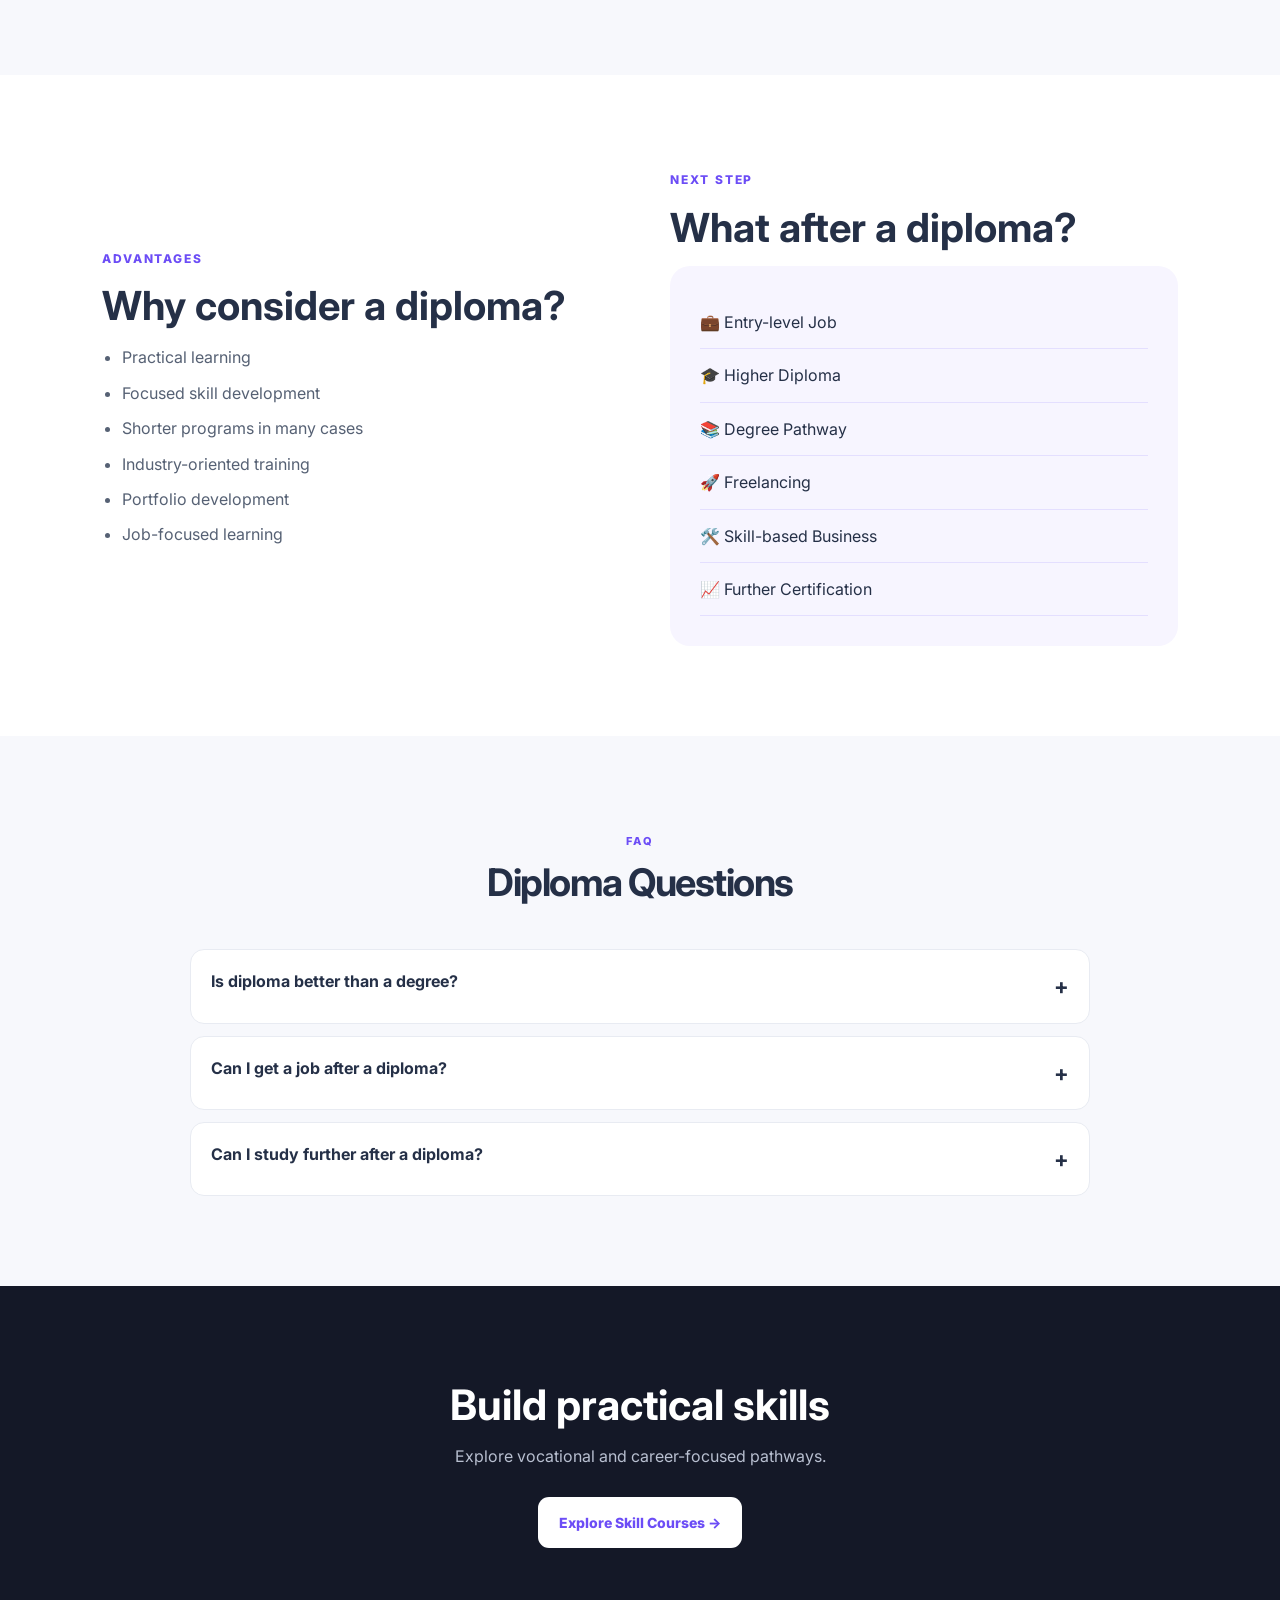
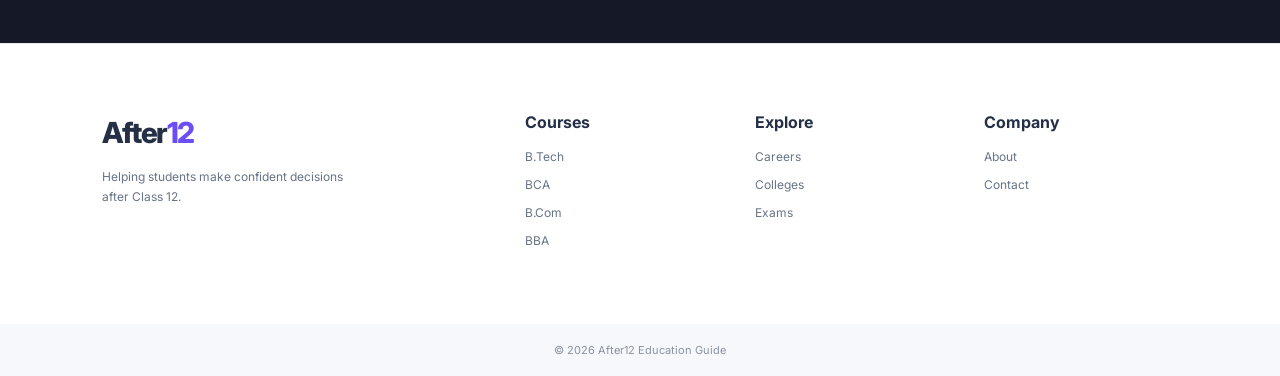
<file: diploma.html>
<!DOCTYPE html>
<html lang="en">
<head>
    <meta charset="UTF-8">
    <meta name="viewport" content="width=device-width, initial-scale=1.0">
    <title>Diploma Courses After 12th | After12</title>
    <link rel="stylesheet" href="css/style.css">
</head>

<body>

<header class="navbar">
    <a href="index.html" class="logo">After<span>12</span></a>
    <button class="menu-btn" id="menuBtn">☰</button>

    <nav id="navMenu">
        <a href="index.html">Home</a>
        <a class="active" href="courses.html">Courses</a>
        <a href="careers.html">Careers</a>
        <a href="colleges.html">Colleges</a>
        <a href="exams.html">Exams</a>
        <a href="about.html">About</a>
        <a href="contact.html" class="nav-contact">Contact</a>
    </nav>
</header>


<section class="page-hero">
    <span class="eyebrow">🛠️ SKILL & VOCATIONAL</span>
    <h1>Diploma & Skill Programs</h1>
    <p>Practical, technical and job-oriented learning pathways after Class 12.</p>
</section>


<section class="section">

    <div class="course-detail">

        <div>
            <span class="eyebrow">COURSE OVERVIEW</span>

            <h2>What are Diploma Courses?</h2>

            <p>
                Diploma programs generally focus on practical,
                technical or vocational skills in a particular field.
            </p>

            <p>
                Duration, eligibility and career opportunities vary
                significantly depending on the course and institution.
            </p>
        </div>

        <div class="info-panel">

            <h3>Quick Information</h3>

            <div>
                <b>Duration</b>
                <span>Varies by program</span>
            </div>

            <div>
                <b>Level</b>
                <span>Diploma / Vocational</span>
            </div>

            <div>
                <b>Focus</b>
                <span>Practical Skills</span>
            </div>

            <div>
                <b>Admission</b>
                <span>Varies by institute</span>
            </div>

        </div>

    </div>

</section>


<section class="section soft">

    <div class="section-heading">
        <span>POPULAR OPTIONS</span>
        <h2>Examples of skill areas</h2>
    </div>

    <div class="card-grid">

        <article class="course-card">
            <div class="big-icon">💻</div>
            <h3>Computer Applications</h3>
            <p>Computer fundamentals, applications and digital skills.</p>
        </article>

        <article class="course-card">
            <div class="big-icon">🌐</div>
            <h3>Web Development</h3>
            <p>Web design, development and internet technologies.</p>
        </article>

        <article class="course-card">
            <div class="big-icon">🎨</div>
            <h3>Graphic Design</h3>
            <p>Visual design, graphics and digital creative tools.</p>
        </article>

        <article class="course-card">
            <div class="big-icon">🔧</div>
            <h3>Technical Trades</h3>
            <p>Practical technical and engineering-related skills.</p>
        </article>

        <article class="course-card">
            <div class="big-icon">📱</div>
            <h3>Digital Skills</h3>
            <p>Digital tools, content and technology-related skills.</p>
        </article>

        <article class="course-card">
            <div class="big-icon">🏨</div>
            <h3>Service Industry</h3>
            <p>Programs related to hospitality and service industries.</p>
        </article>

    </div>

</section>


<section class="section">

    <div class="split">

        <div>
            <span class="eyebrow">ADVANTAGES</span>
            <h2>Why consider a diploma?</h2>

            <ul class="check-list">
                <li>Practical learning</li>
                <li>Focused skill development</li>
                <li>Shorter programs in many cases</li>
                <li>Industry-oriented training</li>
                <li>Portfolio development</li>
                <li>Job-focused learning</li>
            </ul>
        </div>

        <div>
            <span class="eyebrow">NEXT STEP</span>
            <h2>What after a diploma?</h2>

            <div class="info-panel">
                <div>💼 Entry-level Job</div>
                <div>🎓 Higher Diploma</div>
                <div>📚 Degree Pathway</div>
                <div>🚀 Freelancing</div>
                <div>🛠️ Skill-based Business</div>
                <div>📈 Further Certification</div>
            </div>
        </div>

    </div>

</section>


<section class="section soft">

    <div class="section-heading">
        <span>FAQ</span>
        <h2>Diploma Questions</h2>
    </div>

    <div class="faq-list">

        <details>
            <summary>Is diploma better than a degree?</summary>
            <p>
                They serve different purposes. Diplomas often focus
                more directly on practical skills, while degrees
                generally provide broader academic education.
            </p>
        </details>

        <details>
            <summary>Can I get a job after a diploma?</summary>
            <p>
                Some diploma programs are designed for entry-level
                employment, but opportunities depend on the field,
                institution, skill level and employer requirements.
            </p>
        </details>

        <details>
            <summary>Can I study further after a diploma?</summary>
            <p>
                In many fields there may be pathways to further
                education, but eligibility and lateral-entry rules
                depend on the program and institution.
            </p>
        </details>

    </div>

</section>


<section class="cta">
    <h2>Build practical skills</h2>
    <p>Explore vocational and career-focused pathways.</p>
    <a href="courses.html?stream=vocational" class="btn white">
        Explore Skill Courses →
    </a>
</section>


<footer>

    <div>
        <a href="index.html" class="logo">After<span>12</span></a>
        <p>Helping students make confident decisions after Class 12.</p>
    </div>

    <div>
        <h4>Courses</h4>
        <a href="btech.html">B.Tech</a>
        <a href="bca.html">BCA</a>
        <a href="bcom.html">B.Com</a>
        <a href="bba.html">BBA</a>
    </div>

    <div>
        <h4>Explore</h4>
        <a href="careers.html">Careers</a>
        <a href="colleges.html">Colleges</a>
        <a href="exams.html">Exams</a>
    </div>

    <div>
        <h4>Company</h4>
        <a href="about.html">About</a>
        <a href="contact.html">Contact</a>
    </div>

</footer>

<div class="copyright">© 2026 After12 Education Guide</div>

<script src="js/script.js"></script>

</body>
</html>
</file>
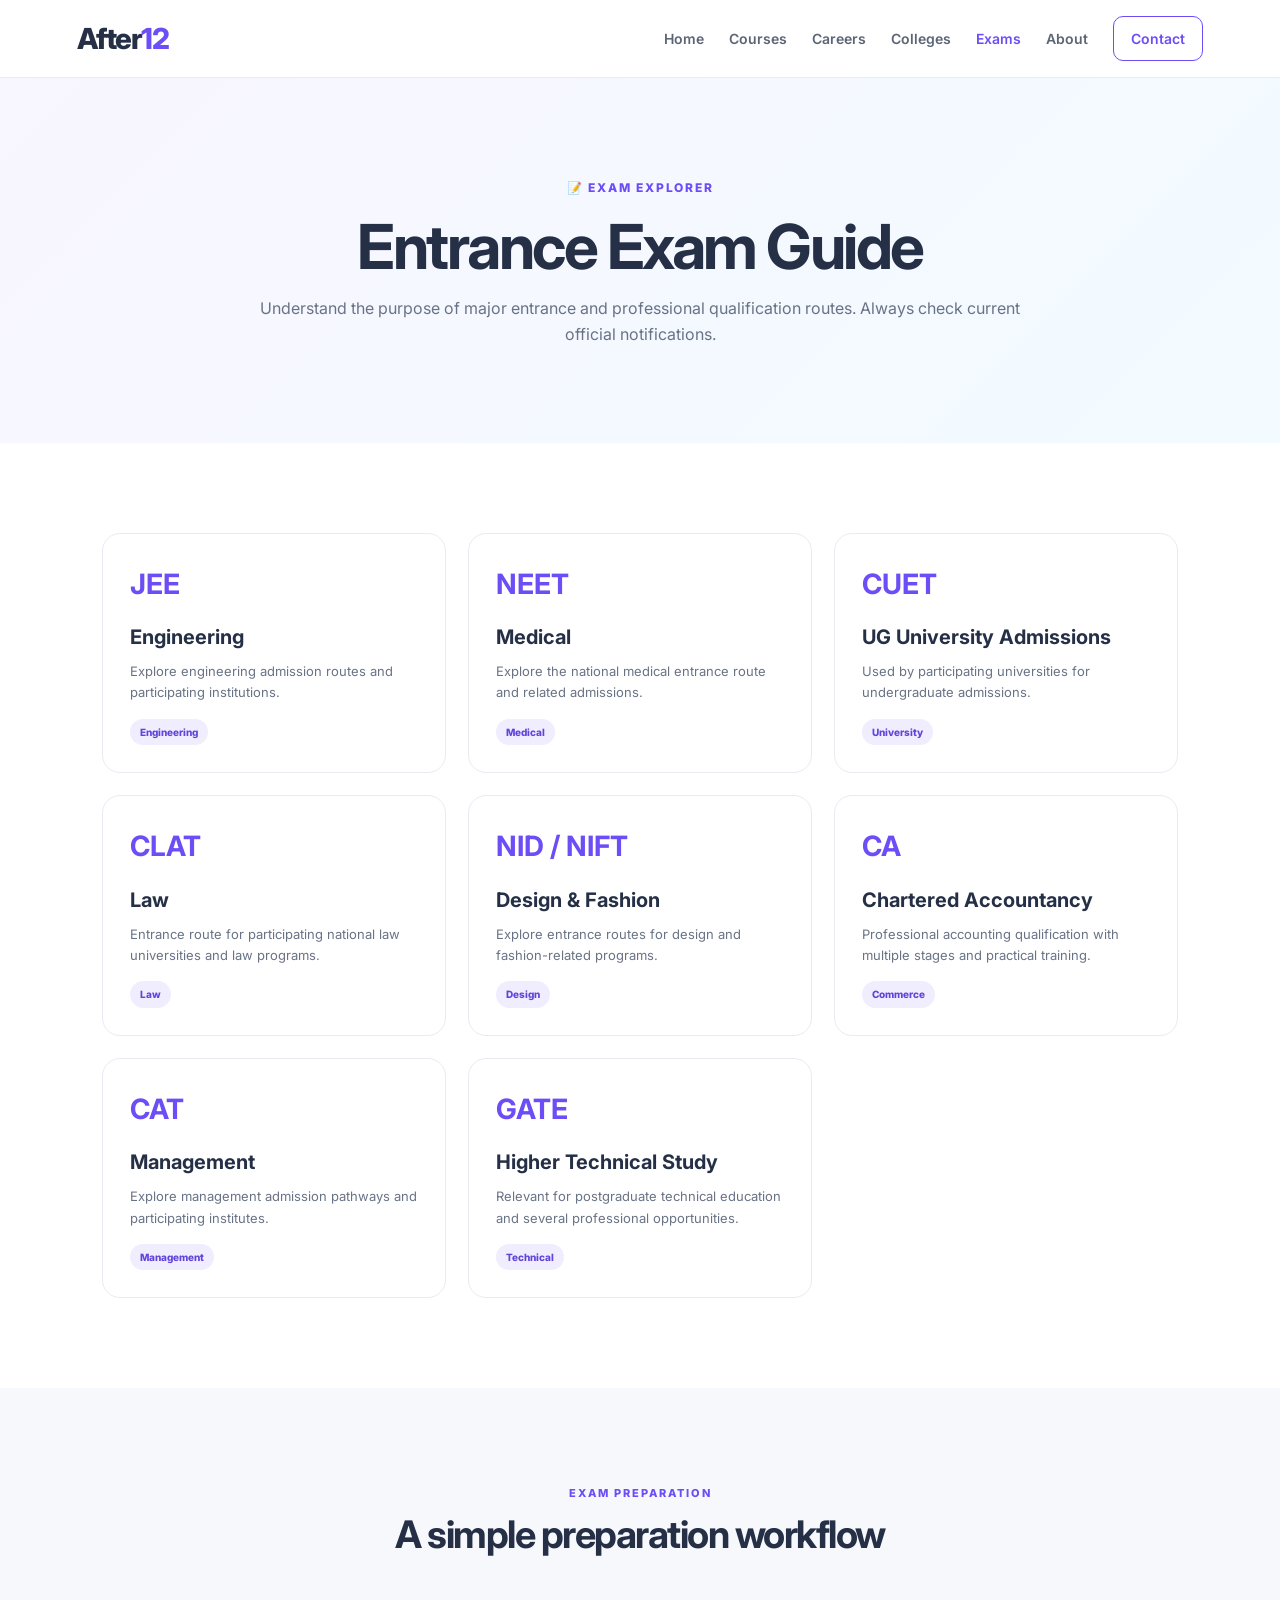
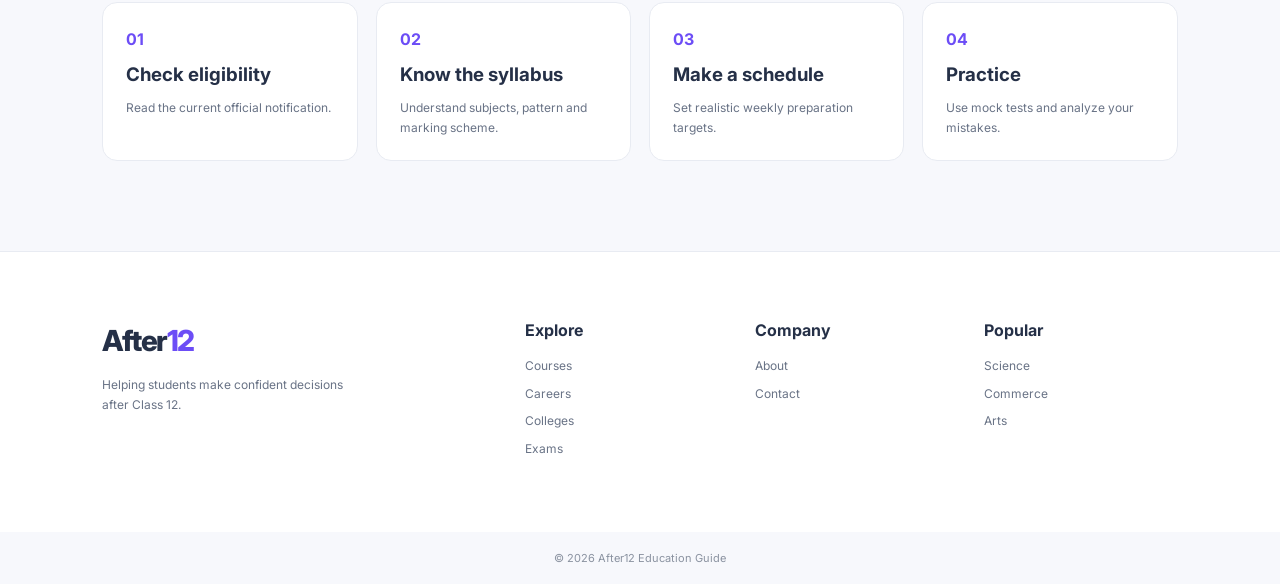
<file: exams.html>
<!DOCTYPE html>
<html lang="en">

<head>

<meta charset="UTF-8">

<meta name="viewport"
content="width=device-width, initial-scale=1.0">

<title>Entrance Exams - After12</title>

<link rel="stylesheet"
href="css/style.css">

</head>

<body>

<header class="navbar">

<a href="index.html" class="logo">
After<span>12</span>
</a>

<button class="menu-btn" id="menuBtn">
☰
</button>

<nav id="navMenu">

<a href="index.html">Home</a>

<a href="courses.html">Courses</a>

<a href="careers.html">Careers</a>

<a href="colleges.html">Colleges</a>

<a class="active"
href="exams.html">
Exams
</a>

<a href="about.html">About</a>

<a href="contact.html"
class="nav-contact">
Contact
</a>

</nav>

</header>


<section class="page-hero">

<span class="eyebrow">
📝 EXAM EXPLORER
</span>

<h1>
Entrance Exam Guide
</h1>

<p>
Understand the purpose of major entrance and
professional qualification routes. Always check
current official notifications.
</p>

</section>


<section class="section">

<div class="card-grid">


<article class="exam-card">

<b>JEE</b>

<h3>
Engineering
</h3>

<p>
Explore engineering admission routes and
participating institutions.
</p>

<span>
Engineering
</span>

</article>


<article class="exam-card">

<b>NEET</b>

<h3>
Medical
</h3>

<p>
Explore the national medical entrance route
and related admissions.
</p>

<span>
Medical
</span>

</article>


<article class="exam-card">

<b>CUET</b>

<h3>
UG University Admissions
</h3>

<p>
Used by participating universities for
undergraduate admissions.
</p>

<span>
University
</span>

</article>


<article class="exam-card">

<b>CLAT</b>

<h3>
Law
</h3>

<p>
Entrance route for participating national
law universities and law programs.
</p>

<span>
Law
</span>

</article>


<article class="exam-card">

<b>NID / NIFT</b>

<h3>
Design & Fashion
</h3>

<p>
Explore entrance routes for design and
fashion-related programs.
</p>

<span>
Design
</span>

</article>


<article class="exam-card">

<b>CA</b>

<h3>
Chartered Accountancy
</h3>

<p>
Professional accounting qualification with
multiple stages and practical training.
</p>

<span>
Commerce
</span>

</article>


<article class="exam-card">

<b>CAT</b>

<h3>
Management
</h3>

<p>
Explore management admission pathways and
participating institutes.
</p>

<span>
Management
</span>

</article>


<article class="exam-card">

<b>GATE</b>

<h3>
Higher Technical Study
</h3>

<p>
Relevant for postgraduate technical education
and several professional opportunities.
</p>

<span>
Technical
</span>

</article>


</div>

</section>


<section class="section soft">

<div class="section-heading">

<span>
EXAM PREPARATION
</span>

<h2>
A simple preparation workflow
</h2>

</div>


<div class="steps">


<div>

<b>01</b>

<h3>
Check eligibility
</h3>

<p>
Read the current official notification.
</p>

</div>


<div>

<b>02</b>

<h3>
Know the syllabus
</h3>

<p>
Understand subjects, pattern and marking scheme.
</p>

</div>


<div>

<b>03</b>

<h3>
Make a schedule
</h3>

<p>
Set realistic weekly preparation targets.
</p>

</div>


<div>

<b>04</b>

<h3>
Practice
</h3>

<p>
Use mock tests and analyze your mistakes.
</p>

</div>


</div>

</section>


<footer>

<div>

<a href="index.html"
class="logo">
After<span>12</span>
</a>

<p>
Helping students make confident decisions
after Class 12.
</p>

</div>


<div>

<h4>Explore</h4>

<a href="courses.html">Courses</a>

<a href="careers.html">Careers</a>

<a href="colleges.html">Colleges</a>

<a href="exams.html">Exams</a>

</div>


<div>

<h4>Company</h4>

<a href="about.html">About</a>

<a href="contact.html">Contact</a>

</div>


<div>

<h4>Popular</h4>

<a href="courses.html?stream=science">
Science
</a>

<a href="courses.html?stream=commerce">
Commerce
</a>

<a href="courses.html?stream=arts">
Arts
</a>

</div>

</footer>


<div class="copyright">
© 2026 After12 Education Guide
</div>


<script src="js/script.js"></script>

</body>
</html>
</file>
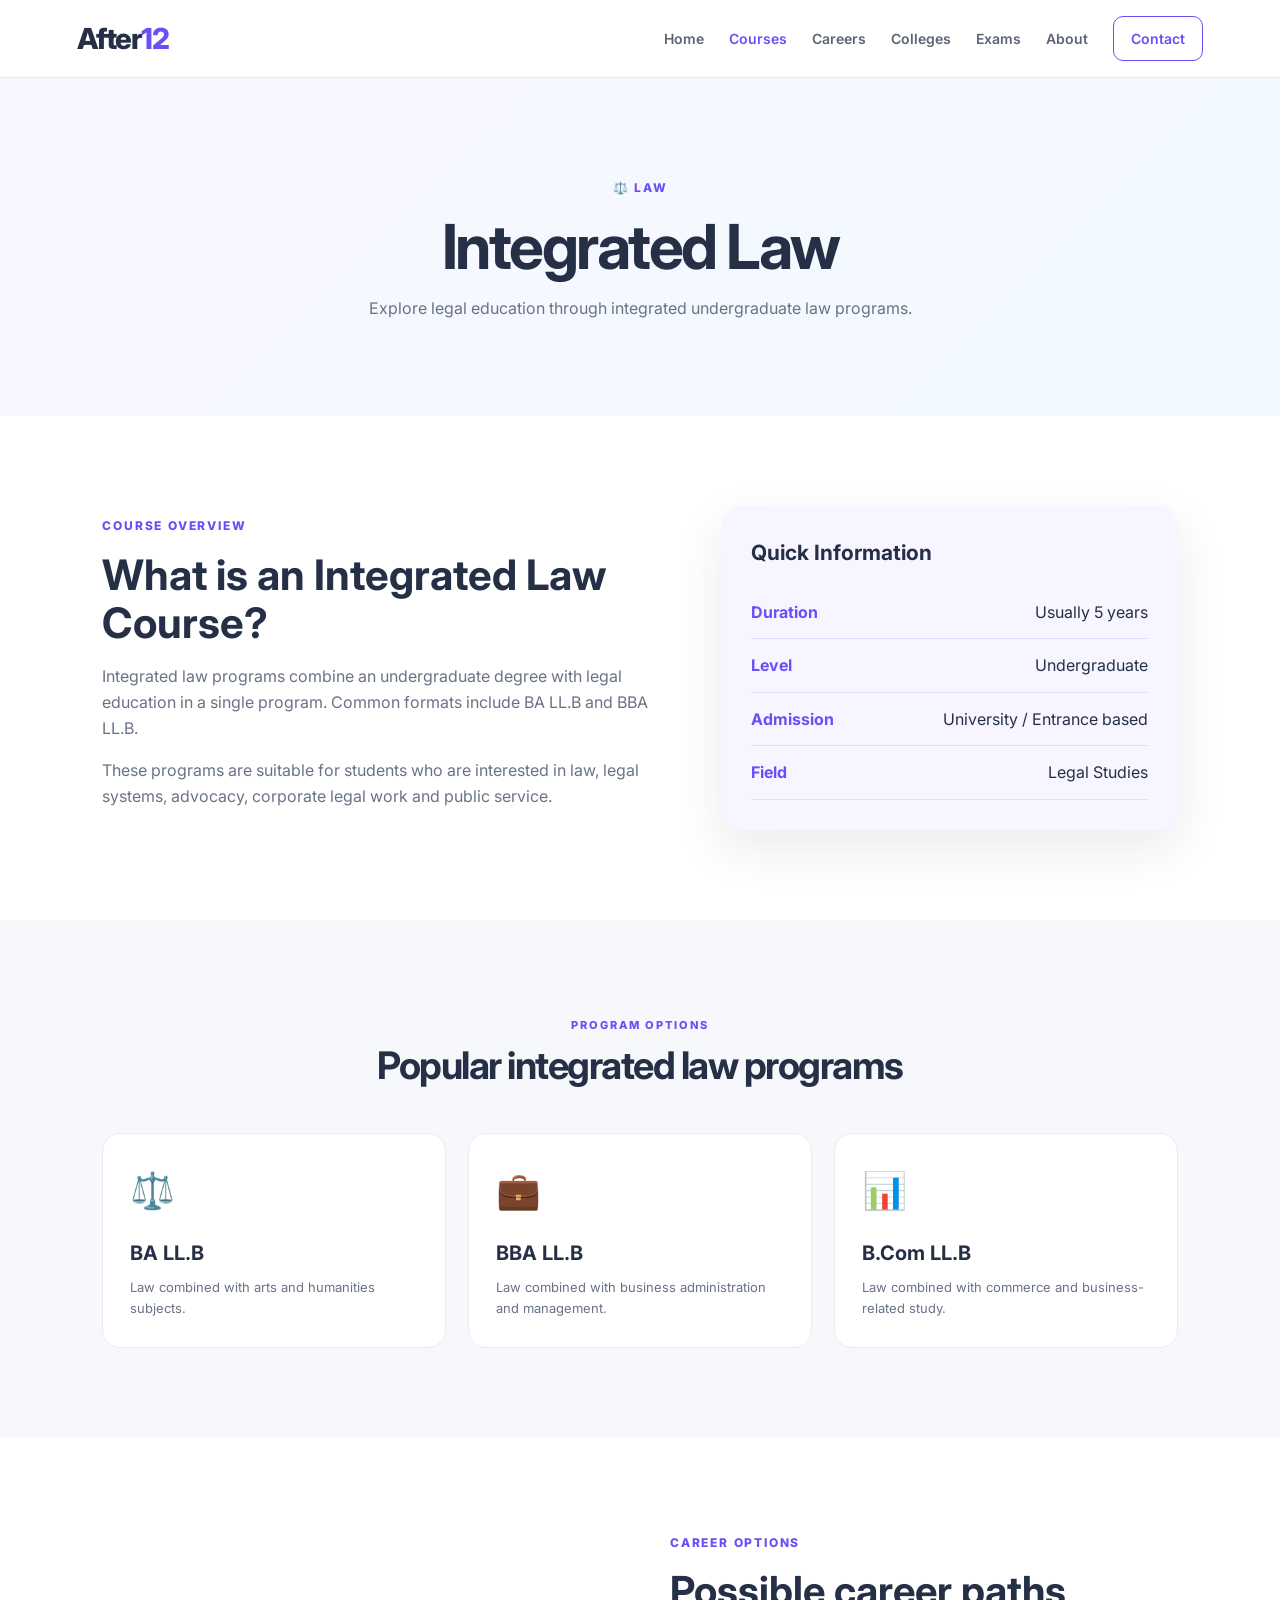
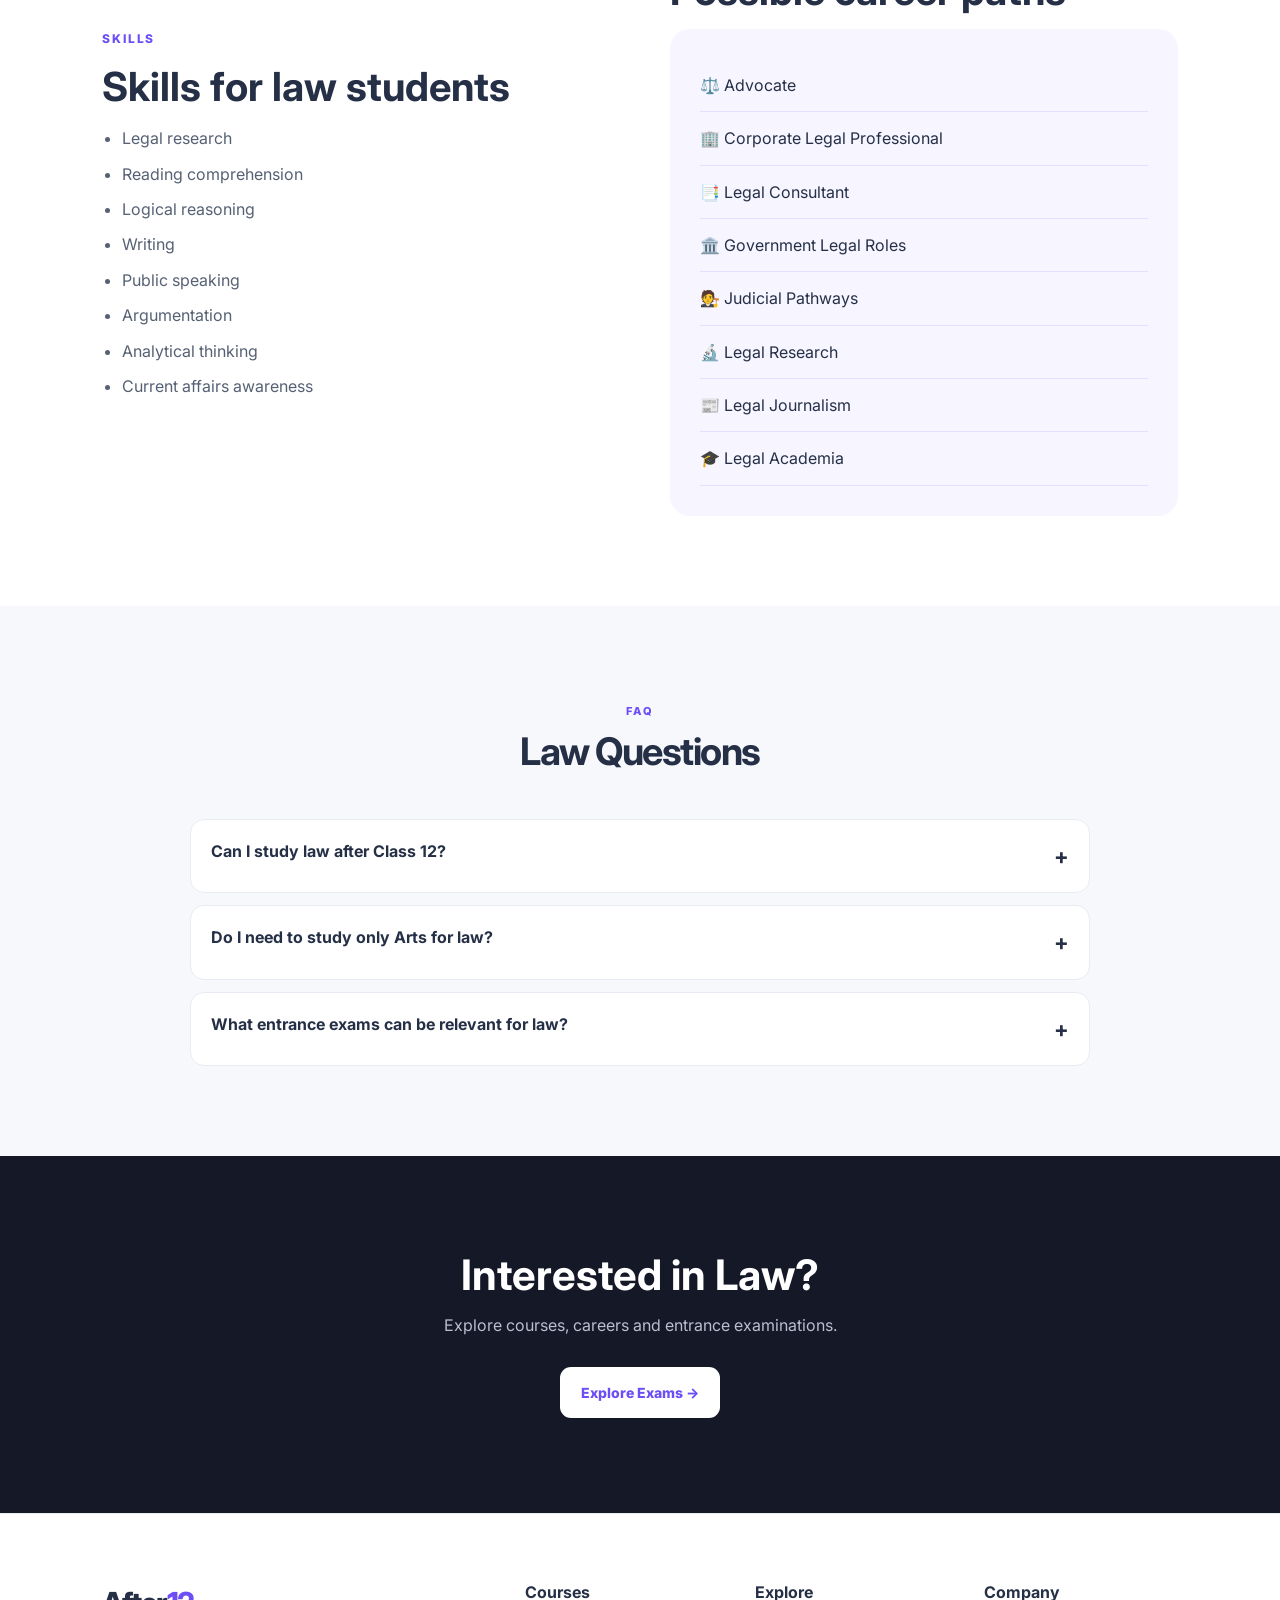
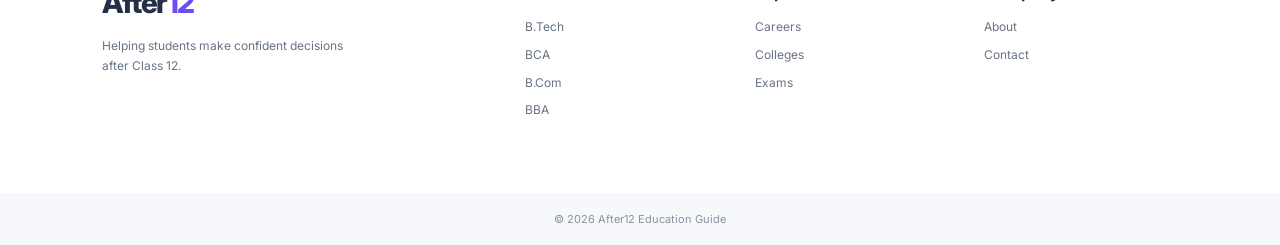
<file: law.html>
<!DOCTYPE html>
<html lang="en">
<head>
    <meta charset="UTF-8">
    <meta name="viewport" content="width=device-width, initial-scale=1.0">
    <title>Law After 12th | After12</title>
    <link rel="stylesheet" href="css/style.css">
</head>

<body>

<header class="navbar">
    <a href="index.html" class="logo">After<span>12</span></a>
    <button class="menu-btn" id="menuBtn">☰</button>

    <nav id="navMenu">
        <a href="index.html">Home</a>
        <a class="active" href="courses.html">Courses</a>
        <a href="careers.html">Careers</a>
        <a href="colleges.html">Colleges</a>
        <a href="exams.html">Exams</a>
        <a href="about.html">About</a>
        <a href="contact.html" class="nav-contact">Contact</a>
    </nav>
</header>


<section class="page-hero">
    <span class="eyebrow">⚖️ LAW</span>
    <h1>Integrated Law</h1>
    <p>Explore legal education through integrated undergraduate law programs.</p>
</section>


<section class="section">

    <div class="course-detail">

        <div>
            <span class="eyebrow">COURSE OVERVIEW</span>

            <h2>What is an Integrated Law Course?</h2>

            <p>
                Integrated law programs combine an undergraduate
                degree with legal education in a single program.
                Common formats include BA LL.B and BBA LL.B.
            </p>

            <p>
                These programs are suitable for students who are
                interested in law, legal systems, advocacy, corporate
                legal work and public service.
            </p>
        </div>

        <div class="info-panel">

            <h3>Quick Information</h3>

            <div>
                <b>Duration</b>
                <span>Usually 5 years</span>
            </div>

            <div>
                <b>Level</b>
                <span>Undergraduate</span>
            </div>

            <div>
                <b>Admission</b>
                <span>University / Entrance based</span>
            </div>

            <div>
                <b>Field</b>
                <span>Legal Studies</span>
            </div>

        </div>

    </div>

</section>


<section class="section soft">

    <div class="section-heading">
        <span>PROGRAM OPTIONS</span>
        <h2>Popular integrated law programs</h2>
    </div>

    <div class="card-grid">

        <article class="course-card">
            <div class="big-icon">⚖️</div>
            <h3>BA LL.B</h3>
            <p>Law combined with arts and humanities subjects.</p>
        </article>

        <article class="course-card">
            <div class="big-icon">💼</div>
            <h3>BBA LL.B</h3>
            <p>Law combined with business administration and management.</p>
        </article>

        <article class="course-card">
            <div class="big-icon">📊</div>
            <h3>B.Com LL.B</h3>
            <p>Law combined with commerce and business-related study.</p>
        </article>

    </div>

</section>


<section class="section">

    <div class="split">

        <div>
            <span class="eyebrow">SKILLS</span>
            <h2>Skills for law students</h2>

            <ul class="check-list">
                <li>Legal research</li>
                <li>Reading comprehension</li>
                <li>Logical reasoning</li>
                <li>Writing</li>
                <li>Public speaking</li>
                <li>Argumentation</li>
                <li>Analytical thinking</li>
                <li>Current affairs awareness</li>
            </ul>
        </div>

        <div>
            <span class="eyebrow">CAREER OPTIONS</span>
            <h2>Possible career paths</h2>

            <div class="info-panel">
                <div>⚖️ Advocate</div>
                <div>🏢 Corporate Legal Professional</div>
                <div>📑 Legal Consultant</div>
                <div>🏛️ Government Legal Roles</div>
                <div>🧑‍⚖️ Judicial Pathways</div>
                <div>🔬 Legal Research</div>
                <div>📰 Legal Journalism</div>
                <div>🎓 Legal Academia</div>
            </div>
        </div>

    </div>

</section>


<section class="section soft">

    <div class="section-heading">
        <span>FAQ</span>
        <h2>Law Questions</h2>
    </div>

    <div class="faq-list">

        <details>
            <summary>Can I study law after Class 12?</summary>
            <p>
                Yes. Integrated undergraduate law programs are designed
                for students entering legal education after Class 12.
            </p>
        </details>

        <details>
            <summary>Do I need to study only Arts for law?</summary>
            <p>
                No. Students from different Class 12 streams can be
                eligible for law programs depending on the institution.
            </p>
        </details>

        <details>
            <summary>What entrance exams can be relevant for law?</summary>
            <p>
                Entrance requirements vary by institution. Some law
                universities conduct their own or centralized entrance
                examinations.
            </p>
        </details>

    </div>

</section>


<section class="cta">
    <h2>Interested in Law?</h2>
    <p>Explore courses, careers and entrance examinations.</p>
    <a href="exams.html" class="btn white">
        Explore Exams →
    </a>
</section>


<footer>

    <div>
        <a href="index.html" class="logo">After<span>12</span></a>
        <p>Helping students make confident decisions after Class 12.</p>
    </div>

    <div>
        <h4>Courses</h4>
        <a href="btech.html">B.Tech</a>
        <a href="bca.html">BCA</a>
        <a href="bcom.html">B.Com</a>
        <a href="bba.html">BBA</a>
    </div>

    <div>
        <h4>Explore</h4>
        <a href="careers.html">Careers</a>
        <a href="colleges.html">Colleges</a>
        <a href="exams.html">Exams</a>
    </div>

    <div>
        <h4>Company</h4>
        <a href="about.html">About</a>
        <a href="contact.html">Contact</a>
    </div>

</footer>

<div class="copyright">© 2026 After12 Education Guide</div>

<script src="js/script.js"></script>

</body>
</html>
</file>
<file: css/style.css>
@import url('https://fonts.googleapis.com/css2?family=Inter:wght@400;500;600;700;800&display=swap');


:root {

    --primary: #6c4df6;

    --primary-dark: #5536dc;

    --dark: #141827;

    --text: #253047;

    --muted: #697386;

    --line: #e8ebf2;

    --soft: #f7f8fc;

    --white: #ffffff;

    --shadow:
        0 18px 50px rgba(25, 28, 55, 0.09);

}


* {

    margin: 0;

    padding: 0;

    box-sizing: border-box;

}


html {

    scroll-behavior: smooth;

}


body {

    font-family:
        'Inter',
        Arial,
        sans-serif;

    color: var(--text);

    line-height: 1.65;

    background: #fff;

}


a {

    text-decoration: none;

    color: inherit;

}


button,
input,
select,
textarea {

    font: inherit;

}


/* NAVBAR */

.navbar {

    height: 78px;

    padding: 0 6%;

    display: flex;

    align-items: center;

    justify-content: space-between;

    background: #fff;

    border-bottom:
        1px solid var(--line);

    position: sticky;

    top: 0;

    z-index: 1000;

}


.logo {

    font-size: 29px;

    font-weight: 800;

    letter-spacing: -1.5px;

}


.logo span {

    color: var(--primary);

}


.navbar nav {

    display: flex;

    align-items: center;

    gap: 25px;

}


.navbar nav a {

    font-size: 14px;

    font-weight: 600;

    color: #5c6575;

    transition: .2s;

}


.navbar nav a:hover,
.navbar nav a.active {

    color: var(--primary);

}


.nav-contact {

    border:
        1px solid var(--primary);

    color:
        var(--primary) !important;

    padding: 10px 17px;

    border-radius: 10px;

}


.menu-btn {

    display: none;

    border: 0;

    background: transparent;

    font-size: 26px;

    cursor: pointer;

}


/* HERO */

.hero {

    min-height: 690px;

    padding: 80px 8%;

    display: grid;

    grid-template-columns:
        1.15fr .85fr;

    gap: 60px;

    align-items: center;

    background:
        radial-gradient(
            circle at 80% 30%,
            #eae5ff 0,
            transparent 32%
        ),
        linear-gradient(
            135deg,
            #f8f7ff,
            #fff 60%,
            #f0fbff
        );

}


.hero-content {

    max-width: 700px;

}


.eyebrow {

    display: inline-block;

    color: var(--primary);

    font-size: 12px;

    font-weight: 800;

    letter-spacing: 1.8px;

    margin-bottom: 15px;

}


.hero h1 {

    font-size:
        clamp(46px, 6vw, 78px);

    line-height: 1.03;

    letter-spacing: -4px;

    margin-bottom: 23px;

    color: #151a2b;

}


.hero h1 span {

    color: var(--primary);

}


.hero-lead {

    font-size: 18px;

    color: var(--muted);

    max-width: 650px;

}


.hero-actions {

    display: flex;

    gap: 13px;

    margin-top: 30px;

}


.btn {

    display: inline-flex;

    align-items: center;

    justify-content: center;

    gap: 10px;

    padding: 14px 21px;

    border-radius: 11px;

    font-size: 14px;

    font-weight: 800;

    border: 0;

    cursor: pointer;

}


.btn.primary {

    background:
        var(--primary);

    color: #fff;

    box-shadow:
        0 10px 25px
        rgba(108, 77, 246, .22);

}


.btn.primary:hover {

    background:
        var(--primary-dark);

}


.btn.outline {

    background: #fff;

    border:
        1px solid #dfe3eb;

}


.btn.white {

    background: #fff;

    color: var(--primary);

}


.trust-row {

    display: flex;

    flex-wrap: wrap;

    gap: 18px;

    margin-top: 25px;

    color: #657083;

    font-size: 12px;

    font-weight: 600;

}


/* HERO VISUAL */

.hero-visual {

    min-height: 450px;

    position: relative;

    display: grid;

    place-items: center;

}


.student-art {

    width: 350px;

    height: 350px;

    border-radius: 50%;

    background:
        linear-gradient(
            145deg,
            #e9e4ff,
            #f3faff
        );

    display: grid;

    place-items: center;

    position: relative;

    box-shadow: var(--shadow);

}


.art-circle {

    font-size: 100px;

}


.art-person {

    position: absolute;

    bottom: 50px;

    font-size: 85px;

}


.art-book {

    position: absolute;

    right: 45px;

    bottom: 55px;

    font-size: 50px;

}


.floating-card {

    position: absolute;

    background: #fff;

    padding: 15px 19px;

    border-radius: 14px;

    box-shadow: var(--shadow);

    display: grid;

    gap: 2px;

    font-size: 14px;

}


.floating-card small {

    color: var(--muted);

    font-size: 11px;

}


.card-one {

    left: 0;

    top: 65px;

}


.card-two {

    right: 0;

    bottom: 60px;

}


/* STATS */

.stats {

    display: grid;

    grid-template-columns:
        repeat(4, 1fr);

    padding: 25px 8%;

    border-bottom:
        1px solid var(--line);

}


.stats div {

    display: grid;

    place-items: center;

    border-right:
        1px solid var(--line);

}


.stats div:last-child {

    border: 0;

}


.stats strong {

    font-size: 30px;

    color: var(--primary);

}


.stats span {

    font-size: 12px;

    color: var(--muted);

}


/* SECTIONS */

.section {

    padding: 90px 8%;

}


.soft {

    background: var(--soft);

}


.section-heading {

    text-align: center;

    max-width: 760px;

    margin:
        0 auto 45px;

}


.section-heading.left {

    text-align: left;

    margin-left: 0;

}


.section-heading > span {

    font-size: 11px;

    letter-spacing: 2px;

    color: var(--primary);

    font-weight: 800;

}


.section-heading h2 {

    font-size: 38px;

    line-height: 1.15;

    letter-spacing: -1.5px;

    margin: 8px 0 12px;

}


.section-heading p {

    color: var(--muted);

}


/* FEATURE */

.feature-grid {

    display: grid;

    grid-template-columns:
        repeat(4, 1fr);

    gap: 20px;

}


.feature-card {

    padding: 30px;

    border:
        1px solid var(--line);

    border-radius: 18px;

    background: #fff;

    transition: .25s;

}


.feature-card:hover,
.career-card:hover,
.college-card:hover,
.exam-card:hover,
.course-card:hover {

    transform:
        translateY(-5px);

    box-shadow:
        var(--shadow);

}


.big-icon {

    font-size: 36px;

    margin-bottom: 17px;

}


.feature-card h3 {

    font-size: 20px;

    margin-bottom: 7px;

}


.feature-card p {

    font-size: 13px;

    color: var(--muted);

    margin-bottom: 17px;

}


.feature-card b,
.stream-card b,
.career-card a,
.course-link {

    font-size: 12px;

    color: var(--primary);

}


/* STREAMS */

.stream-grid {

    display: grid;

    grid-template-columns:
        repeat(4, 1fr);

    gap: 20px;

}


.stream-card {

    padding: 30px;

    border-radius: 18px;

    border:
        1px solid var(--line);

    background: #fff;

}


.stream-card > span {

    font-size: 34px;

}


.stream-card h3 {

    font-size: 21px;

    margin: 15px 0 6px;

}


.stream-card p {

    font-size: 13px;

    color: var(--muted);

    min-height: 63px;

}


/* SPLIT */

.split {

    max-width: 1100px;

    margin: auto;

    display: grid;

    grid-template-columns:
        1fr 1fr;

    gap: 60px;

    align-items: center;

}


.split h2 {

    font-size: 40px;

    line-height: 1.15;

    margin-bottom: 15px;

}


.split > div > p {

    color: var(--muted);

    margin-bottom: 18px;

}


.check-list {

    padding-left: 20px;

    color: #566174;

    margin-bottom: 20px;

}


.check-list li {

    margin: 9px 0;

}


/* INFO PANEL */

.info-panel {

    background:
        #f7f5ff;

    padding: 30px;

    border-radius: 20px;

}


.info-panel h3 {

    font-size: 21px;

    margin-bottom: 15px;

}


.info-panel > div {

    display: flex;

    gap: 15px;

    padding: 13px 0;

    border-bottom:
        1px solid #e4dfff;

}


.info-panel b {

    color: var(--primary);

}


/* CTA */

.cta {

    padding: 95px 8%;

    background:
        var(--dark);

    color: #fff;

    text-align: center;

}


.cta h2 {

    font-size: 42px;

    line-height: 1.15;

    max-width: 750px;

    margin:
        0 auto 13px;

}


.cta p {

    color: #b8bfd0;

    margin-bottom: 28px;

}


/* PAGE HERO */

.page-hero {

    text-align: center;

    padding: 95px 8%;

    background:
        linear-gradient(
            135deg,
            #f8f6ff,
            #f2fbff
        );

}


.page-hero h1 {

    font-size:
        clamp(40px, 5vw, 62px);

    line-height: 1.1;

    letter-spacing: -2.5px;

    margin-bottom: 14px;

}


.page-hero > p:last-child {

    max-width: 760px;

    margin: auto;

    color: var(--muted);

}


/* TOOLBAR */

.toolbar {

    display: flex;

    gap: 14px;

    margin-bottom: 30px;

}


.toolbar input,
.toolbar select {

    padding: 15px;

    border:
        1px solid #dfe4ec;

    border-radius: 11px;

    outline: 0;

}


.toolbar input {

    flex: 1;

}


.toolbar select {

    width: 220px;

    background: #fff;

}


/* CARDS */

.card-grid {

    display: grid;

    grid-template-columns:
        repeat(3, 1fr);

    gap: 22px;

}


.course-card,
.career-card,
.college-card,
.exam-card {

    background: #fff;

    border:
        1px solid var(--line);

    border-radius: 18px;

    padding: 27px;

    transition: .25s;

}


.course-card .tag,
.exam-card > span {

    display: inline-block;

    background:
        #f0edff;

    color:
        #6244db;

    padding:
        5px 10px;

    border-radius: 20px;

    font-size: 10px;

    font-weight: 800;

}


.course-card h3,
.career-card h3,
.college-card h3,
.exam-card h3 {

    font-size: 20px;

    margin: 14px 0 7px;

}


.course-card p,
.career-card p,
.college-card p,
.exam-card p {

    font-size: 13px;

    color: var(--muted);

}


.duration,
.meta {

    font-size: 11px;

    color: #5d6675;

    margin-top: 15px;

}


.course-link {

    display: inline-block;

    margin-top: 18px;

}


.career-card > span {

    font-size: 34px;

}


.career-card b {

    display: block;

    font-size: 11px;

    margin-top: 15px;

}


.career-card a {

    display: inline-block;

    margin-top: 17px;

}


/* COLLEGE */

.college-badge {

    width: 62px;

    height: 62px;

    border-radius: 15px;

    display: grid;

    place-items: center;

    background:
        #eeeaff;

    color:
        var(--primary);

    font-weight: 800;

}


.college-card ul {

    margin:
        16px 0 0 18px;

    font-size: 12px;

    color: #687183;

}


.college-card li {

    margin: 5px 0;

}


/* EXAMS */

.exam-card > b {

    font-size: 28px;

    color: var(--primary);

}


.exam-card > span {

    margin-top: 15px;

}


/* TIPS */

.tips-grid,
.values-grid,
.steps {

    display: grid;

    grid-template-columns:
        repeat(4, 1fr);

    gap: 18px;

}


.tips-grid > div,
.values-grid > div,
.steps > div {

    background: #fff;

    border:
        1px solid var(--line);

    padding: 23px;

    border-radius: 15px;

}


.tips-grid b {

    color: var(--primary);

}


.tips-grid p,
.values-grid p,
.steps p {

    font-size: 12px;

    color: var(--muted);

    margin-top: 7px;

}


.steps b,
.values-grid b {

    color: var(--primary);

}


.steps h3 {

    margin-top: 8px;

}


/* WARNING */

.warning {

    padding: 25px;

    background:
        #fff7e7;

    border:
        1px solid #f1dfb7;

    border-radius: 16px;

    color: #74551b;

}


/* ABOUT */

.about-layout {

    max-width: 1050px;

    margin: auto;

    display: grid;

    grid-template-columns:
        1.2fr .8fr;

    gap: 60px;

    align-items: center;

}


.about-layout h2 {

    font-size: 40px;

    line-height: 1.15;

    margin-bottom: 16px;

}


.about-layout p {

    color: var(--muted);

    margin: 12px 0;

}


.mission-card {

    display: grid;

    gap: 12px;

}


.mission-card > div {

    padding: 20px;

    border-radius: 15px;

    background:
        #f7f5ff;

    display: grid;

    grid-template-columns:
        35px 1fr;

    column-gap: 10px;

}


.mission-card span {

    grid-column: 2;

    color: var(--muted);

    font-size: 12px;

}


/* CONTACT */

.contact-layout {

    max-width: 1050px;

    margin: auto;

    display: grid;

    grid-template-columns:
        1.15fr .85fr;

    gap: 50px;

}


.contact-form {

    display: grid;

    gap: 16px;

}


.contact-form h2 {

    font-size: 30px;

}


.contact-form label {

    font-size: 13px;

    font-weight: 700;

}


.contact-form input,
.contact-form select,
.contact-form textarea {

    display: block;

    width: 100%;

    margin-top: 7px;

    padding: 14px;

    border:
        1px solid #dfe4ec;

    border-radius: 10px;

    outline: 0;

}


.contact-form textarea {

    min-height: 160px;

    resize: vertical;

}


#formMsg {

    color: #168653;

    font-size: 12px;

}


.contact-side {

    display: grid;

    gap: 18px;

    align-content: start;

}


.contact-side > div:not(.warning) {

    padding: 25px;

    background:
        var(--soft);

    border-radius: 16px;

}


.contact-side span {

    font-size: 28px;

}


.contact-side h3 {

    margin-top: 8px;

}


.contact-side p {

    font-size: 13px;

    color: var(--muted);

}


/* EMPTY */

.empty-state {

    grid-column:
        1 / -1;

    padding: 50px;

    text-align: center;

    background:
        var(--soft);

    border-radius: 15px;

}


.empty-state h3 {

    margin-bottom: 5px;

}


/* FOOTER */

footer {

    padding: 65px 8%;

    display: grid;

    grid-template-columns:
        2fr repeat(3, 1fr);

    gap: 35px;

    border-top:
        1px solid var(--line);

}


footer .logo {

    display: block;

    margin-bottom: 10px;

}


footer p {

    font-size: 12px;

    color: var(--muted);

    max-width: 260px;

}


footer h4 {

    margin-bottom: 12px;

}


footer a:not(.logo) {

    display: block;

    font-size: 12px;

    color: #697386;

    margin: 8px 0;

}


footer a:hover {

    color: var(--primary);

}


.socials {

    display: flex;

    gap: 8px;

    margin-top: 18px;

}


.socials span {

    width: 30px;

    height: 30px;

    border-radius: 50%;

    background:
        #f0edff;

    color:
        var(--primary);

    display: grid;

    place-items: center;

    font-size: 11px;

    font-weight: 800;

}


.copyright {

    text-align: center;

    background:
        #f7f8fc;

    color: #8a92a0;

    padding: 17px;

    font-size: 11px;

}


/* TABLET */

@media (max-width: 1050px) {

    .feature-grid,
    .stream-grid {

        grid-template-columns:
            repeat(2, 1fr);

    }


    .card-grid {

        grid-template-columns:
            repeat(2, 1fr);

    }


    .tips-grid,
    .values-grid,
    .steps {

        grid-template-columns:
            repeat(2, 1fr);

    }


    .hero {

        grid-template-columns: 1fr;

    }


    .hero-visual {

        min-height: 390px;

    }


    .stats {

        grid-template-columns:
            repeat(2, 1fr);

    }


    .stats div {

        padding: 12px;

    }


    .stats div:nth-child(2) {

        border-right: 0;

    }


    .about-layout,
    .contact-layout {

        grid-template-columns: 1fr;

    }

}


/* MOBILE */

@media (max-width: 760px) {

    .navbar {

        padding: 0 7%;

    }


    .navbar nav {

        display: none;

        position: absolute;

        top: 78px;

        left: 0;

        right: 0;

        background: #fff;

        padding: 20px 7%;

        flex-direction: column;

        align-items: flex-start;

        box-shadow:
            0 20px 35px
            rgba(0,0,0,.08);

    }


    .navbar nav.show {

        display: flex;

    }


    .menu-btn {

        display: block;

    }


    .hero {

        padding:
            65px 7%;

        min-height: auto;

    }


    .hero h1 {

        font-size: 50px;

        letter-spacing: -2.5px;

    }


    .hero-visual {

        min-height: 350px;

    }


    .section {

        padding:
            65px 7%;

    }


    .section-heading h2,
    .split h2,
    .about-layout h2 {

        font-size: 31px;

    }


    .page-hero {

        padding:
            70px 7%;

    }


    .card-grid,
    .feature-grid,
    .stream-grid {

        grid-template-columns: 1fr;

    }


    .toolbar {

        flex-direction: column;

    }


    .toolbar select {

        width: 100%;

    }


    .split {

        grid-template-columns: 1fr;

        gap: 35px;

    }


    .cta h2 {

        font-size: 32px;

    }


    footer {

        grid-template-columns:
            1fr 1fr;

        padding:
            50px 7%;

    }

}


/* SMALL MOBILE */

@media (max-width: 480px) {

    .hero h1 {

        font-size: 42px;

    }


    .hero-actions {

        flex-direction: column;

    }


    .btn {

        width: 100%;

    }


    .hero-visual {

        transform:
            scale(.75);

        margin:
            -60px 0;

    }


    .student-art {

        width: 310px;

        height: 310px;

    }


    .floating-card.card-one {

        left: -5px;

    }


    .floating-card.card-two {

        right: -5px;

    }


    .stats {

        grid-template-columns:
            1fr 1fr;

    }


    .tips-grid,
    .values-grid,
    .steps {

        grid-template-columns: 1fr;

    }


    footer {

        grid-template-columns: 1fr;

    }

}
/* ================= COURSE SEARCH ================= */

.course-search-box {
    max-width: 900px;
    margin: 0 auto 20px;
    padding: 35px;
    background: #ffffff;
    border: 1px solid var(--line);
    border-radius: 20px;
    box-shadow: var(--shadow);
}

.course-search-box h2 {
    font-size: 28px;
    margin-bottom: 5px;
}

.course-search-box p {
    color: var(--muted);
    font-size: 13px;
    margin-bottom: 20px;
}

.search-area {
    display: flex;
    gap: 12px;
}

.search-area input,
.search-area select {
    border: 1px solid #dfe4ec;
    border-radius: 11px;
    padding: 15px;
    outline: none;
}

.search-area input {
    flex: 1;
}

.search-area select {
    width: 220px;
    background: white;
}


/* SEARCH SUGGESTIONS */

.search-suggestions {
    max-width: 900px;
    margin: 0 auto 25px;
    background: white;
    border-radius: 12px;
    overflow: hidden;
}

.suggestion-item {
    display: flex;
    align-items: center;
    gap: 15px;
    padding: 13px 18px;
    border: 1px solid var(--line);
    border-bottom: 0;
}

.suggestion-item:last-child {
    border-bottom: 1px solid var(--line);
}

.suggestion-item:hover {
    background: #f7f5ff;
}

.suggestion-item > span {
    font-size: 25px;
}

.suggestion-item div {
    display: grid;
}

.suggestion-item small {
    color: var(--muted);
    font-size: 11px;
}


/* COURSE CARD */

.course-card-top {
    display: flex;
    align-items: center;
    justify-content: space-between;
    gap: 15px;
}

.course-icon {
    width: 55px;
    height: 55px;
    display: grid;
    place-items: center;
    background: #f1eeff;
    border-radius: 14px;
    font-size: 27px;
}

.course-result-grid {
    margin-top: 30px;
}


/* COURSE DETAIL */

.course-detail {
    max-width: 1100px;
    margin: auto;
    display: grid;
    grid-template-columns: 1.1fr .9fr;
    gap: 60px;
    align-items: center;
}

.course-detail h2 {
    font-size: 42px;
    line-height: 1.15;
    margin-bottom: 15px;
}

.course-detail p {
    color: var(--muted);
    margin-bottom: 15px;
}

.course-detail .info-panel {
    box-shadow: var(--shadow);
}

.course-detail .info-panel > div {
    display: flex;
    justify-content: space-between;
    gap: 20px;
}


/* MOBILE */

@media (max-width: 760px) {

    .search-area {
        flex-direction: column;
    }

    .search-area select {
        width: 100%;
    }

    .course-search-box {
        padding: 25px;
    }

    .course-detail {
        grid-template-columns: 1fr;
        gap: 30px;
    }

    .course-detail h2 {
        font-size: 32px;
    }

    .course-detail .info-panel > div {
        flex-direction: column;
        gap: 2px;
    }

}
/* ================= COURSE FAQ ================= */

.faq-list {
    max-width: 900px;
    margin: auto;
    display: grid;
    gap: 12px;
}

.faq-list details {
    background: #fff;
    border: 1px solid var(--line);
    border-radius: 14px;
    padding: 18px 20px;
}

.faq-list summary {
    cursor: pointer;
    font-weight: 700;
    list-style: none;
}

.faq-list summary::-webkit-details-marker {
    display: none;
}

.faq-list summary::after {
    content: "+";
    float: right;
    font-size: 22px;
}

.faq-list details[open] summary::after {
    content: "−";
}

.faq-list details p {
    color: var(--muted);
    line-height: 1.7;
    margin: 15px 0 0;
}


/* ================= COURSE INFO ================= */

.duration {
    margin-top: 15px;
    padding: 8px 12px;
    background: #f7f7fb;
    border-radius: 8px;
    font-size: 13px;
    color: var(--muted);
}


/* ================= EMPTY SEARCH ================= */

.empty-state {
    grid-column: 1 / -1;
    text-align: center;
    padding: 60px 20px;
    background: #fff;
    border: 1px solid var(--line);
    border-radius: 20px;
}

.empty-state h3 {
    margin: 10px 0;
}

.empty-state p {
    color: var(--muted);
}


/* ================= STREAM CARDS ================= */

.stream-grid {
    max-width: 1100px;
    margin: auto;
    display: grid;
    grid-template-columns:
        repeat(4, 1fr);
    gap: 20px;
}

.stream-card {
    display: block;
    padding: 28px;
    border: 1px solid var(--line);
    border-radius: 18px;
    background: #fff;
    transition: .25s ease;
}

.stream-card:hover {
    transform: translateY(-5px);
    box-shadow: var(--shadow);
}

.stream-card > span {
    font-size: 35px;
}

.stream-card h3 {
    margin: 15px 0 8px;
}

.stream-card p {
    color: var(--muted);
    font-size: 14px;
    line-height: 1.6;
}

.stream-card b {
    display: inline-block;
    margin-top: 15px;
}


/* ================= RESPONSIVE ================= */

@media (max-width: 900px) {

    .stream-grid {
        grid-template-columns:
            repeat(2, 1fr);
    }

}

@media (max-width: 600px) {

    .stream-grid {
        grid-template-columns: 1fr;
    }

    .faq-list details {
        padding: 15px;
    }

    .course-detail {
        gap: 25px;
    }

}
</file>
